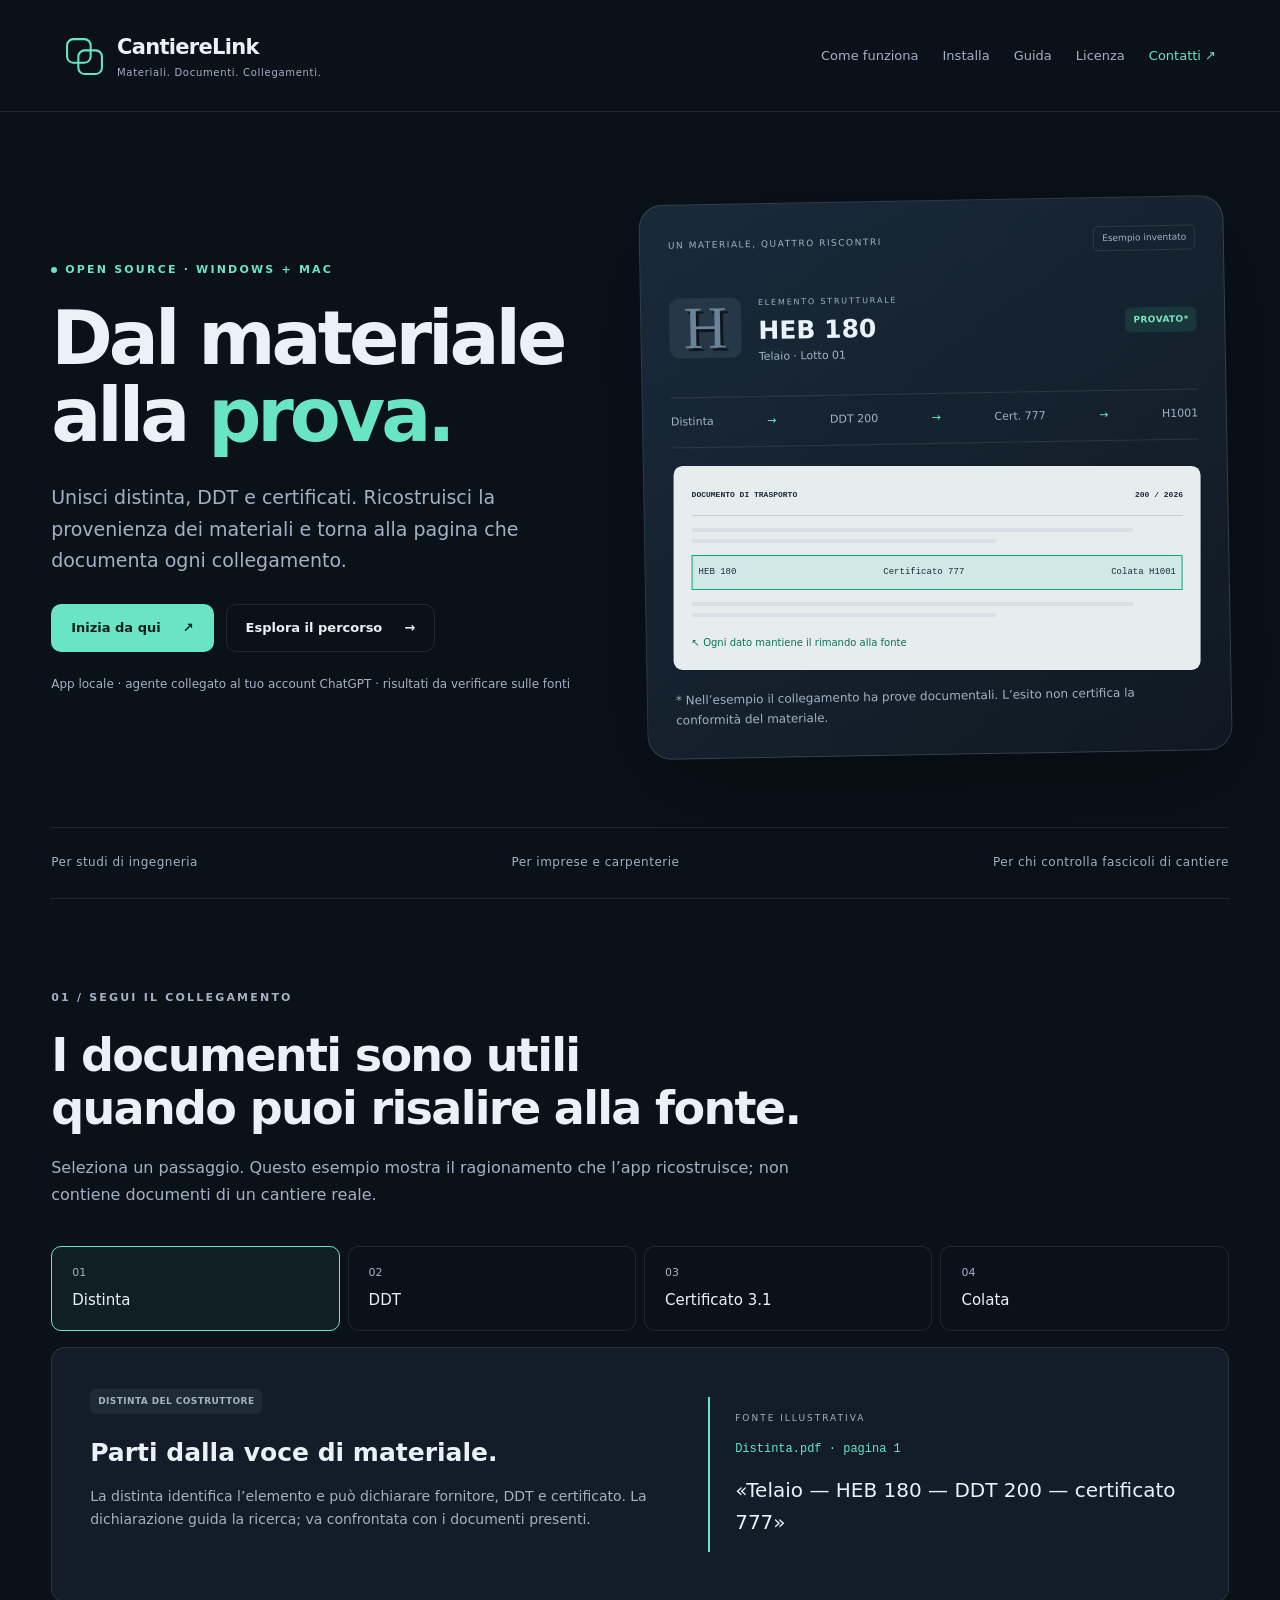
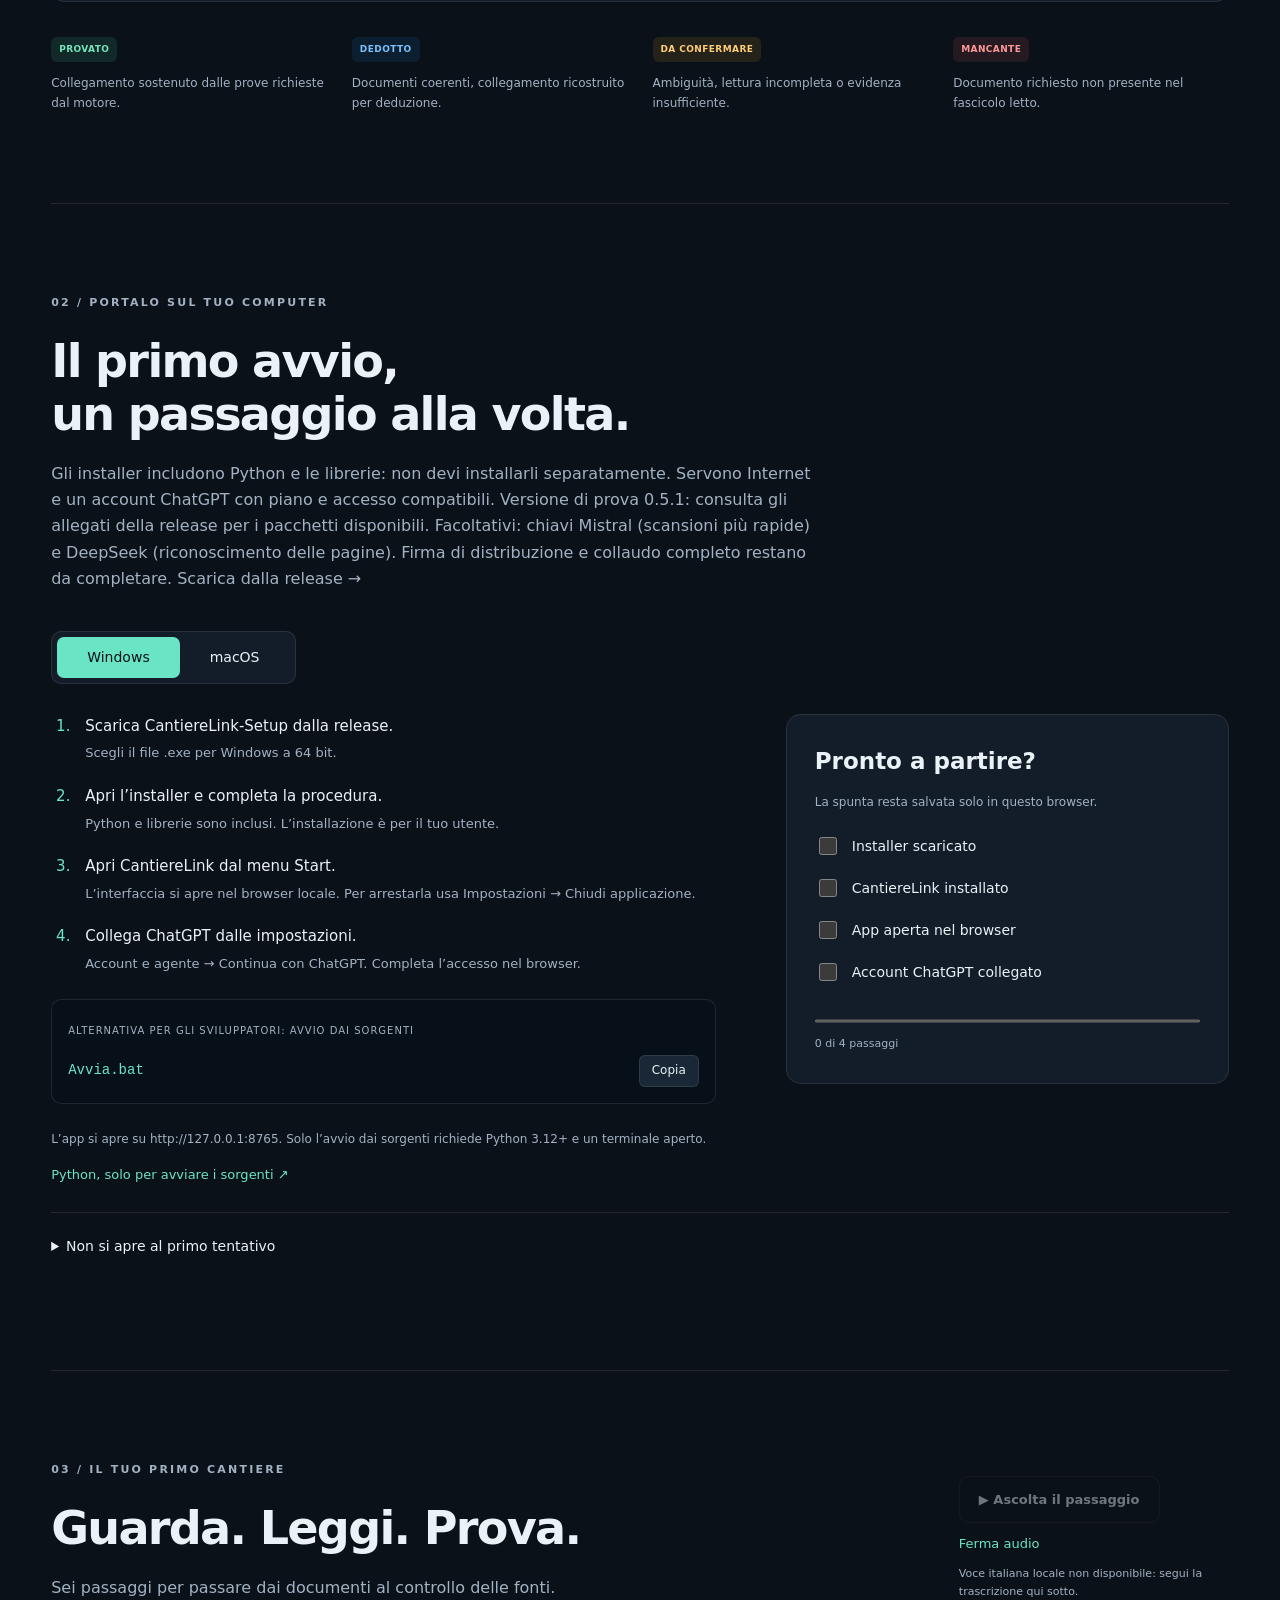
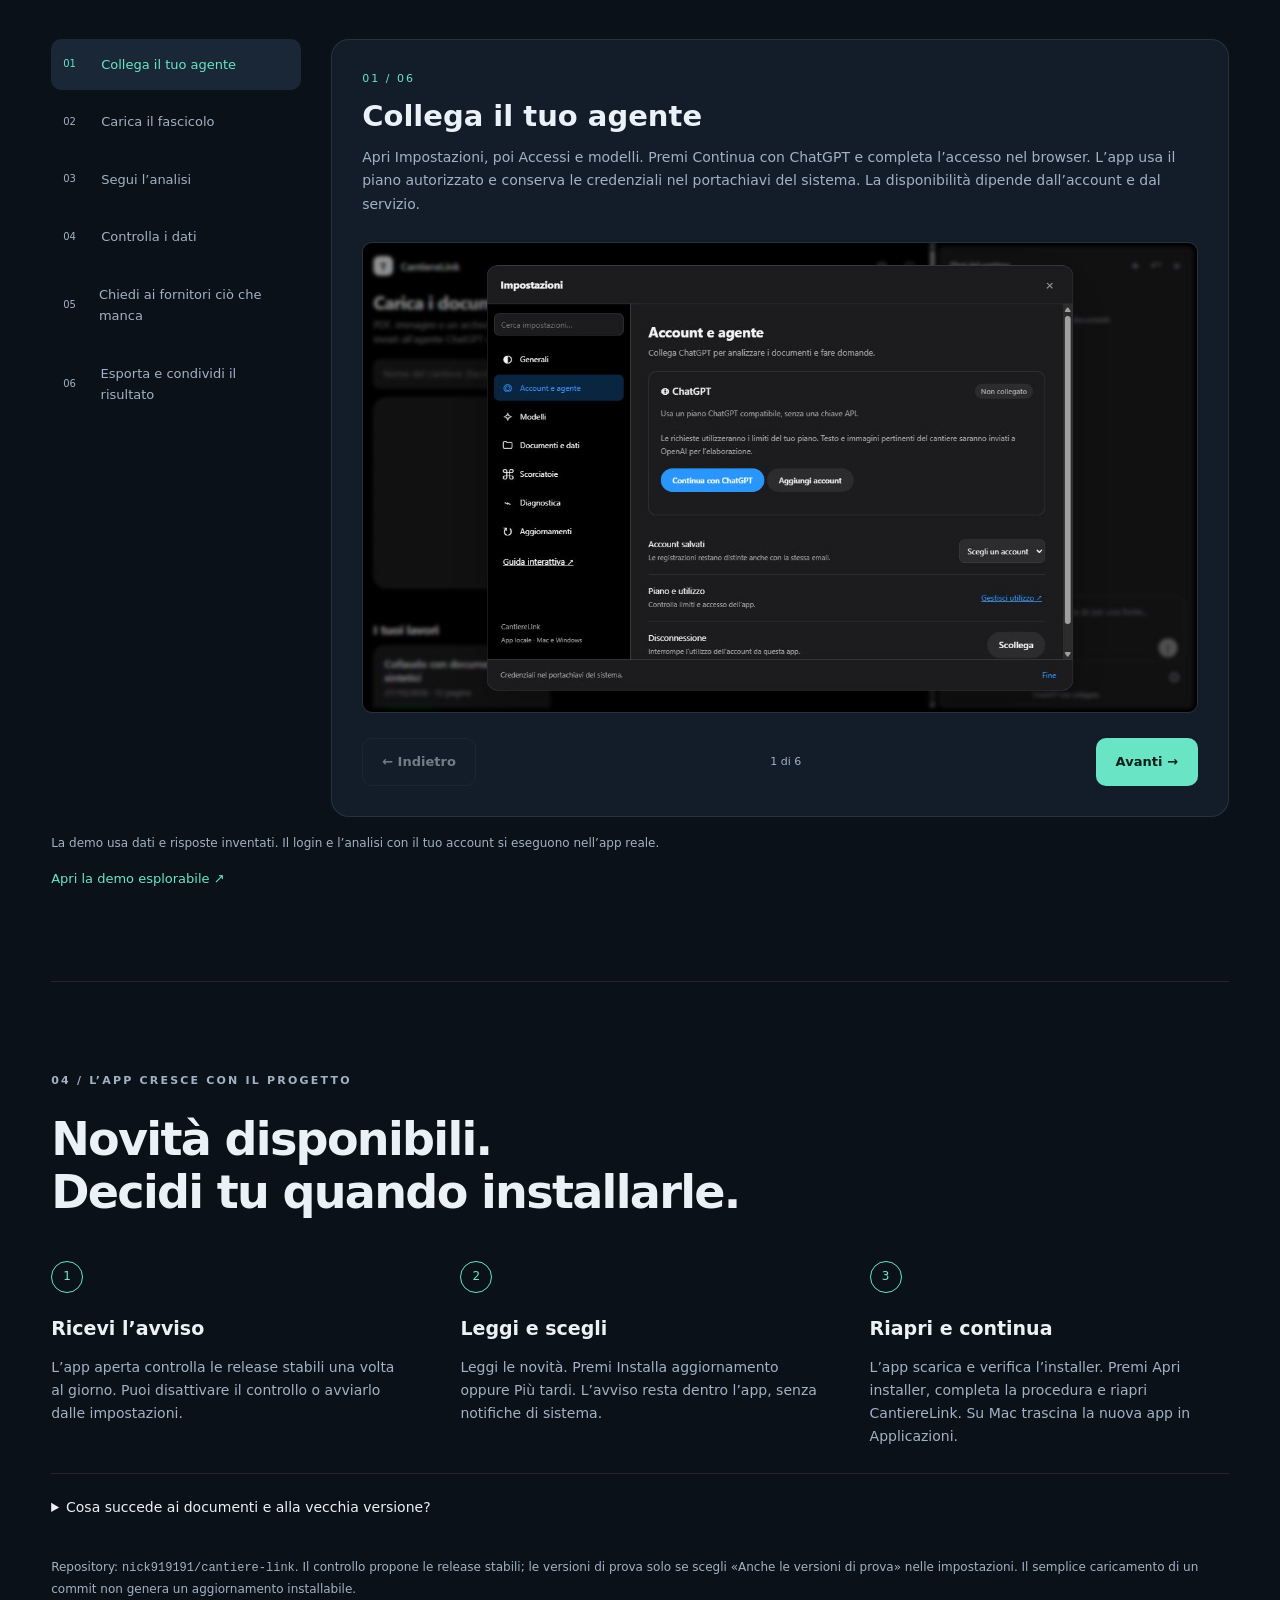
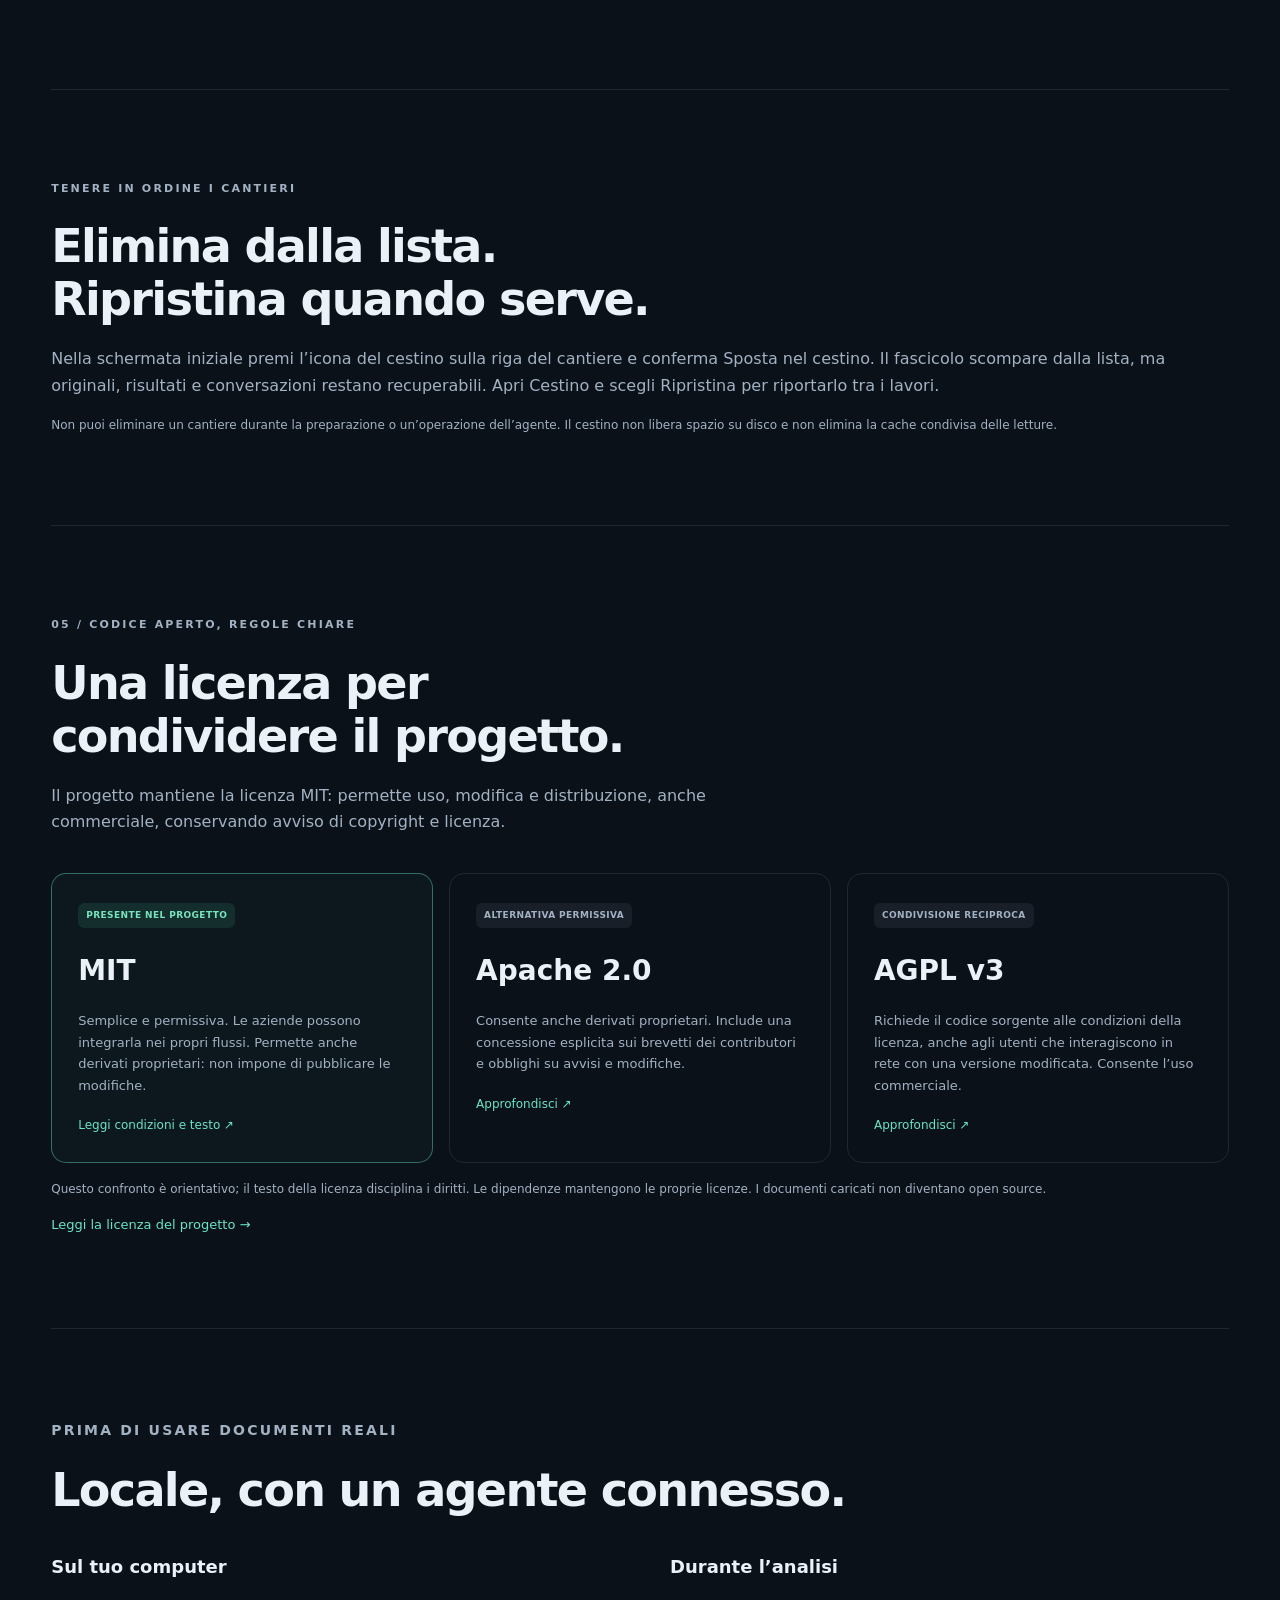
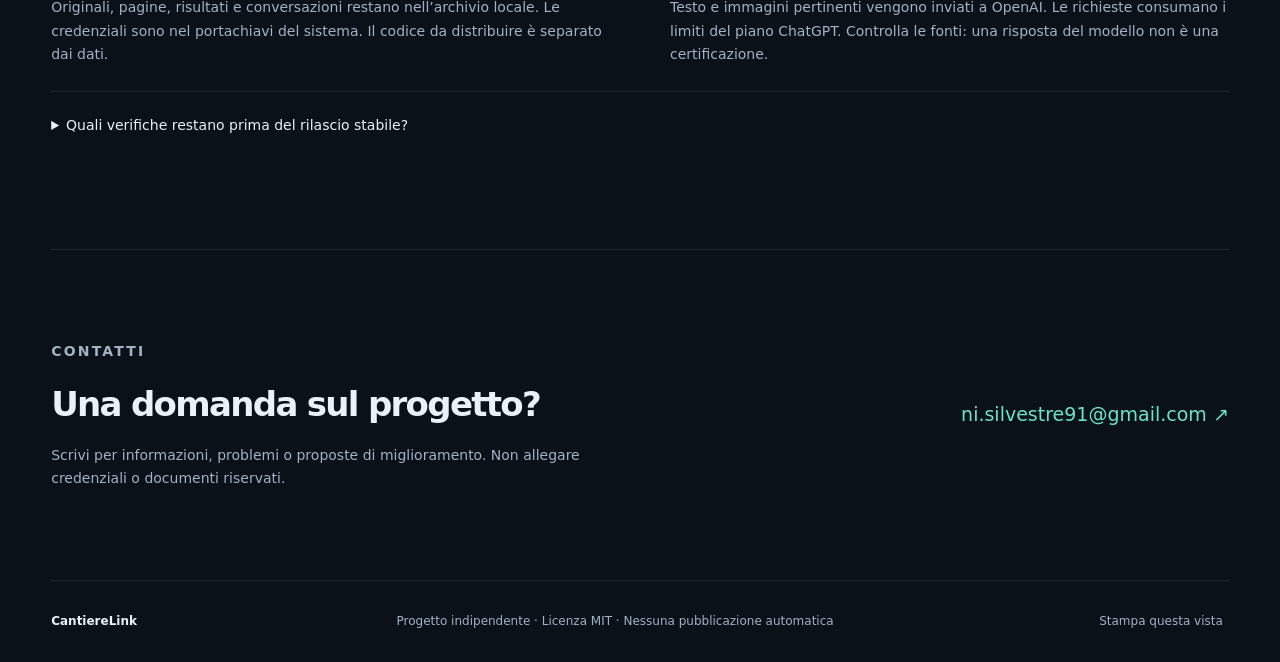
<file: docs/index.html>
<!doctype html>
<html lang="it"><head><meta charset="utf-8"><meta name="viewport" content="width=device-width,initial-scale=1"><meta name="color-scheme" content="dark"><title>CantiereLink — Guida interattiva</title><meta name="description" content="Dai documenti alla tracciabilità dei materiali: scopri CantiereLink, installalo e segui la guida al primo cantiere."><link rel="stylesheet" href="guide.css"></head>
<body>
<a class="skip" href="#contenuto">Vai al contenuto</a>
<header class="header"><a class="brand" href="#"><svg viewBox="0 0 40 40" aria-hidden="true"><rect x="3" y="4" width="23" height="23" rx="6"/><rect x="14" y="15" width="23" height="23" rx="6"/></svg><span>CantiereLink<small>Materiali. Documenti. Collegamenti.</small></span></a><nav aria-label="Navigazione"><a href="#come-funziona">Come funziona</a><a href="#installa">Installa</a><a href="#tour">Guida</a><a href="#licenza">Licenza</a><a href="mailto:ni.silvestre91@gmail.com" class="contact-link">Contatti ↗</a></nav></header>
<main id="contenuto">
<section class="hero"><div class="hero-copy"><div class="eyebrow"><span class="dot"></span> OPEN SOURCE · WINDOWS + MAC</div><h1>Dal materiale<br>alla <em>prova.</em></h1><p class="lead">Unisci distinta, DDT e certificati. Ricostruisci la provenienza dei materiali e torna alla pagina che documenta ogni collegamento.</p><div class="actions"><a class="button" href="#installa">Inizia da qui <span>↗</span></a><a class="button secondary" href="#tour">Esplora il percorso <span>→</span></a></div><p class="micro">App locale · agente collegato al tuo account ChatGPT · risultati da verificare sulle fonti</p></div><div class="hero-visual" aria-label="Esempio illustrativo della catena documentale"><div class="visual-top"><span class="live-label">UN MATERIALE, QUATTRO RISCONTRI</span><span class="demo-tag">Esempio inventato</span></div><div class="material"><span class="beam">H</span><div><small>ELEMENTO STRUTTURALE</small><h2>HEB 180</h2><p>Telaio · Lotto 01</p></div><span class="status green">PROVATO*</span></div><div class="flow-line"><span>Distinta</span><i>→</i><span>DDT 200</span><i>→</i><span>Cert. 777</span><i>→</i><span>H1001</span></div><div class="document-illustration"><div class="doc-head"><span>DOCUMENTO DI TRASPORTO</span><span>200 / 2026</span></div><div class="fake-lines"><i></i><i></i></div><div class="highlight"><span>HEB 180</span><span>Certificato 777</span><span>Colata H1001</span></div><div class="fake-lines"><i></i><i></i></div><span class="source-label">↖ Ogni dato mantiene il rimando alla fonte</span></div><p class="micro">* Nell’esempio il collegamento ha prove documentali. L’esito non certifica la conformità del materiale.</p></div></section>
<div class="intro-strip"><span>Per studi di ingegneria</span><span>Per imprese e carpenterie</span><span>Per chi controlla fascicoli di cantiere</span></div>
<section id="come-funziona" class="section"><div class="section-intro"><p class="eyebrow">01 / SEGUI IL COLLEGAMENTO</p><h2>I documenti sono utili<br>quando puoi risalire alla fonte.</h2><p>Seleziona un passaggio. Questo esempio mostra il ragionamento che l’app ricostruisce; non contiene documenti di un cantiere reale.</p></div><div class="chain-tabs" role="tablist" aria-label="Catena documentale"><button role="tab" id="chain-tab-0" aria-controls="chain-panel" aria-selected="true" data-chain="0"><small>01</small>Distinta</button><button role="tab" id="chain-tab-1" aria-controls="chain-panel" aria-selected="false" data-chain="1"><small>02</small>DDT</button><button role="tab" id="chain-tab-2" aria-controls="chain-panel" aria-selected="false" data-chain="2"><small>03</small>Certificato 3.1</button><button role="tab" id="chain-tab-3" aria-controls="chain-panel" aria-selected="false" data-chain="3"><small>04</small>Colata</button></div><div id="chain-panel" class="chain-panel" role="tabpanel" aria-labelledby="chain-tab-0" tabindex="0"><div><span id="chain-type" class="status">DISTINTA DEL COSTRUTTORE</span><h3 id="chain-title">Parti dalla voce di materiale.</h3><p id="chain-text">La distinta identifica l’elemento e può dichiarare fornitore, DDT e certificato. La dichiarazione guida la ricerca; va confrontata con i documenti presenti.</p></div><div class="source-example"><small>FONTE ILLUSTRATIVA</small><code id="chain-source">Distinta.pdf · pagina 1</code><blockquote id="chain-quote">«Telaio — HEB 180 — DDT 200 — certificato 777»</blockquote></div></div><div class="outcomes"><div><span class="status green">PROVATO</span><p>Collegamento sostenuto dalle prove richieste dal motore.</p></div><div><span class="status blue">DEDOTTO</span><p>Documenti coerenti, collegamento ricostruito per deduzione.</p></div><div><span class="status amber">DA CONFERMARE</span><p>Ambiguità, lettura incompleta o evidenza insufficiente.</p></div><div><span class="status red">MANCANTE</span><p>Documento richiesto non presente nel fascicolo letto.</p></div></div></section>
<section id="installa" class="section install"><div class="section-intro"><p class="eyebrow">02 / PORTALO SUL TUO COMPUTER</p><h2>Il primo avvio,<br>un passaggio alla volta.</h2><p>Gli installer includono Python e le librerie: non devi installarli separatamente. Servono Internet e un account ChatGPT con piano e accesso compatibili. Versione di prova 0.5.1: consulta gli allegati della release per i pacchetti disponibili. Facoltativi: chiavi Mistral (scansioni più rapide) e DeepSeek (riconoscimento delle pagine). Firma di distribuzione e collaudo completo restano da completare. <a href="https://github.com/nick919191/cantiere-link/releases">Scarica dalla release →</a></p></div><div class="os-switch" role="tablist" aria-label="Sistema operativo"><button role="tab" id="os-win" aria-controls="install-panel" aria-selected="true" data-os="windows">Windows</button><button role="tab" id="os-mac" aria-controls="install-panel" aria-selected="false" data-os="mac">macOS</button></div><div class="install-layout"><div id="install-panel" role="tabpanel" aria-labelledby="os-win"><ol id="install-steps"></ol><div class="command-block"><span id="command-label"></span><div><code id="install-command"></code><button id="copy-command" aria-label="Copia comando">Copia</button></div></div><p id="install-note" class="micro"></p><a href="https://www.python.org/downloads/" target="_blank" rel="noopener" class="text-link">Python, solo per avviare i sorgenti ↗</a></div><aside class="checklist"><h3>Pronto a partire?</h3><p>La spunta resta salvata solo in questo browser.</p><label><input type="checkbox" data-check="python"> Installer scaricato</label><label><input type="checkbox" data-check="folder"> CantiereLink installato</label><label><input type="checkbox" data-check="open"> App aperta nel browser</label><label><input type="checkbox" data-check="account"> Account ChatGPT collegato</label><progress max="4" value="0" id="check-progress" aria-label="Preparazione completata"></progress><span id="check-label">0 di 4 passaggi</span></aside></div><details><summary>Non si apre al primo tentativo</summary><p>Se usi i sorgenti anziché l’installer, su Windows controlla che Python sia nel PATH. Su Mac puoi eseguire <code>bash avvia.sh</code> dal Terminale nella cartella estratta. Mantieni aperto il terminale dell’app. Se la porta 8765 è già occupata, chiudi l’altra istanza o configura <code>TRACCIA_PORTA</code>. Leggi il messaggio di errore prima di riprovare.</p></details></section>
<section id="tour" class="section"><div class="section-intro tour-heading"><div><p class="eyebrow">03 / IL TUO PRIMO CANTIERE</p><h2>Guarda. Leggi. Prova.</h2><p>Sei passaggi per passare dai documenti al controllo delle fonti.</p></div><div class="audio-controls"><button id="speak" class="button secondary">▶ Ascolta il passaggio</button><button id="stop-speech" class="text-link">Ferma audio</button><small id="voice-info">La lettura usa una voce locale disponibile nel browser.</small></div></div><div class="tour-layout"><nav id="tour-nav" aria-label="Passaggi della guida"></nav><article class="tour-card"><div class="tour-number" id="tour-number">01 / 06</div><h3 id="tour-title"></h3><p id="tour-text" class="transcript"></p><div id="tour-media"></div><div class="tour-controls"><button class="button secondary" id="tour-prev">← Indietro</button><span id="tour-count"></span><button class="button" id="tour-next">Avanti →</button></div></article></div><p class="micro">La demo usa dati e risposte inventati. Il login e l’analisi con il tuo account si eseguono nell’app reale.</p><a class="text-link" href="../demo/tracciabilita-demo.html" target="_blank" rel="noopener">Apri la demo esplorabile ↗</a></section>
<section id="aggiornamenti" class="section updates"><p class="eyebrow">04 / L’APP CRESCE CON IL PROGETTO</p><h2>Novità disponibili.<br>Decidi tu quando installarle.</h2><div class="update-flow"><div><span>1</span><h3>Ricevi l’avviso</h3><p>L’app aperta controlla le release stabili una volta al giorno. Puoi disattivare il controllo o avviarlo dalle impostazioni.</p></div><div><span>2</span><h3>Leggi e scegli</h3><p>Leggi le novità. Premi Installa aggiornamento oppure Più tardi. L’avviso resta dentro l’app, senza notifiche di sistema.</p></div><div><span>3</span><h3>Riapri e continua</h3><p>L’app scarica e verifica l’installer. Premi Apri installer, completa la procedura e riapri CantiereLink. Su Mac trascina la nuova app in Applicazioni.</p></div></div><details><summary>Cosa succede ai documenti e alla vecchia versione?</summary><p>L’aggiornamento non sposta né elimina i cantieri, conservati nella cartella dati. Per tornare indietro con la versione installata, conserva e usa l’installer della release precedente. Nell’avvio da sorgenti la versione precedente è selezionabile in Impostazioni → Aggiornamenti. Il ritorno alla versione precedente riguarda il programma, non annulla modifiche ai dati. Per future versioni con cambiamenti al formato dei dati serviranno indicazioni specifiche di migrazione.</p><p>Solo per l’avvio da sorgenti: se la nuova versione non si avvia, dalla cartella originale esegui <code>python avvia.py --versione-originale</code> su Windows oppure <code>python3 avvia.py --versione-originale</code> su Mac. Puoi quindi scegliere la versione precedente nelle impostazioni.</p></details><p class="micro">Repository: <code>nick919191/cantiere-link</code>. Il controllo propone le release stabili; le versioni di prova solo se scegli «Anche le versioni di prova» nelle impostazioni. Il semplice caricamento di un commit non genera un aggiornamento installabile.</p></section>
<section id="cestino" class="section"><p class="eyebrow">TENERE IN ORDINE I CANTIERI</p><h2>Elimina dalla lista.<br>Ripristina quando serve.</h2><p>Nella schermata iniziale premi l’icona del cestino sulla riga del cantiere e conferma Sposta nel cestino. Il fascicolo scompare dalla lista, ma originali, risultati e conversazioni restano recuperabili. Apri Cestino e scegli Ripristina per riportarlo tra i lavori.</p><p class="micro">Non puoi eliminare un cantiere durante la preparazione o un’operazione dell’agente. Il cestino non libera spazio su disco e non elimina la cache condivisa delle letture.</p></section><section id="licenza" class="section"><div class="section-intro"><p class="eyebrow">05 / CODICE APERTO, REGOLE CHIARE</p><h2>Una licenza per<br>condividere il progetto.</h2><p>Il progetto mantiene la licenza MIT: permette uso, modifica e distribuzione, anche commerciale, conservando avviso di copyright e licenza.</p></div><div class="license-grid"><article class="chosen"><span class="status green">PRESENTE NEL PROGETTO</span><h3>MIT</h3><p>Semplice e permissiva. Le aziende possono integrarla nei propri flussi. Permette anche derivati proprietari: non impone di pubblicare le modifiche.</p><a href="https://choosealicense.com/licenses/mit/" target="_blank" rel="noopener">Leggi condizioni e testo ↗</a></article><article><span class="status">ALTERNATIVA PERMISSIVA</span><h3>Apache 2.0</h3><p>Consente anche derivati proprietari. Include una concessione esplicita sui brevetti dei contributori e obblighi su avvisi e modifiche.</p><a href="https://choosealicense.com/licenses/apache-2.0/" target="_blank" rel="noopener">Approfondisci ↗</a></article><article><span class="status">CONDIVISIONE RECIPROCA</span><h3>AGPL v3</h3><p>Richiede il codice sorgente alle condizioni della licenza, anche agli utenti che interagiscono in rete con una versione modificata. Consente l’uso commerciale.</p><a href="https://choosealicense.com/licenses/agpl-3.0/" target="_blank" rel="noopener">Approfondisci ↗</a></article></div><p class="micro">Questo confronto è orientativo; il testo della licenza disciplina i diritti. Le dipendenze mantengono le proprie licenze. I documenti caricati non diventano open source.</p><a href="../LICENSE" class="text-link">Leggi la licenza del progetto →</a></section>
<section class="section privacy"><p class="eyebrow">PRIMA DI USARE DOCUMENTI REALI</p><h2>Locale, con un agente connesso.</h2><div class="privacy-grid"><div><h3>Sul tuo computer</h3><p>Originali, pagine, risultati e conversazioni restano nell’archivio locale. Le credenziali sono nel portachiavi del sistema. Il codice da distribuire è separato dai dati.</p></div><div><h3>Durante l’analisi</h3><p>Testo e immagini pertinenti vengono inviati a OpenAI. Le richieste consumano i limiti del piano ChatGPT. Controlla le fonti: una risposta del modello non è una certificazione.</p></div></div><details><summary>Quali verifiche restano prima del rilascio stabile?</summary><p>I test usano risposte simulate. L’accesso con un account reale, il flusso completo con una release GitHub pubblicata e il collaudo nativo su macOS restano da verificare. Le funzionalità non disponibili non vengono simulate nell’app reale.</p></details></section>
<section class="contact section"><div><p class="eyebrow">CONTATTI</p><h2>Una domanda sul progetto?</h2><p>Scrivi per informazioni, problemi o proposte di miglioramento. Non allegare credenziali o documenti riservati.</p></div><a href="mailto:ni.silvestre91@gmail.com">ni.silvestre91@gmail.com ↗</a></section>
</main><footer><a href="#">CantiereLink</a><p>Progetto indipendente · Licenza MIT · Nessuna pubblicazione automatica</p><button id="print-guide">Stampa questa vista</button></footer><div id="toast" role="status" aria-live="polite"></div><script src="guide.js"></script></body></html>
</file>
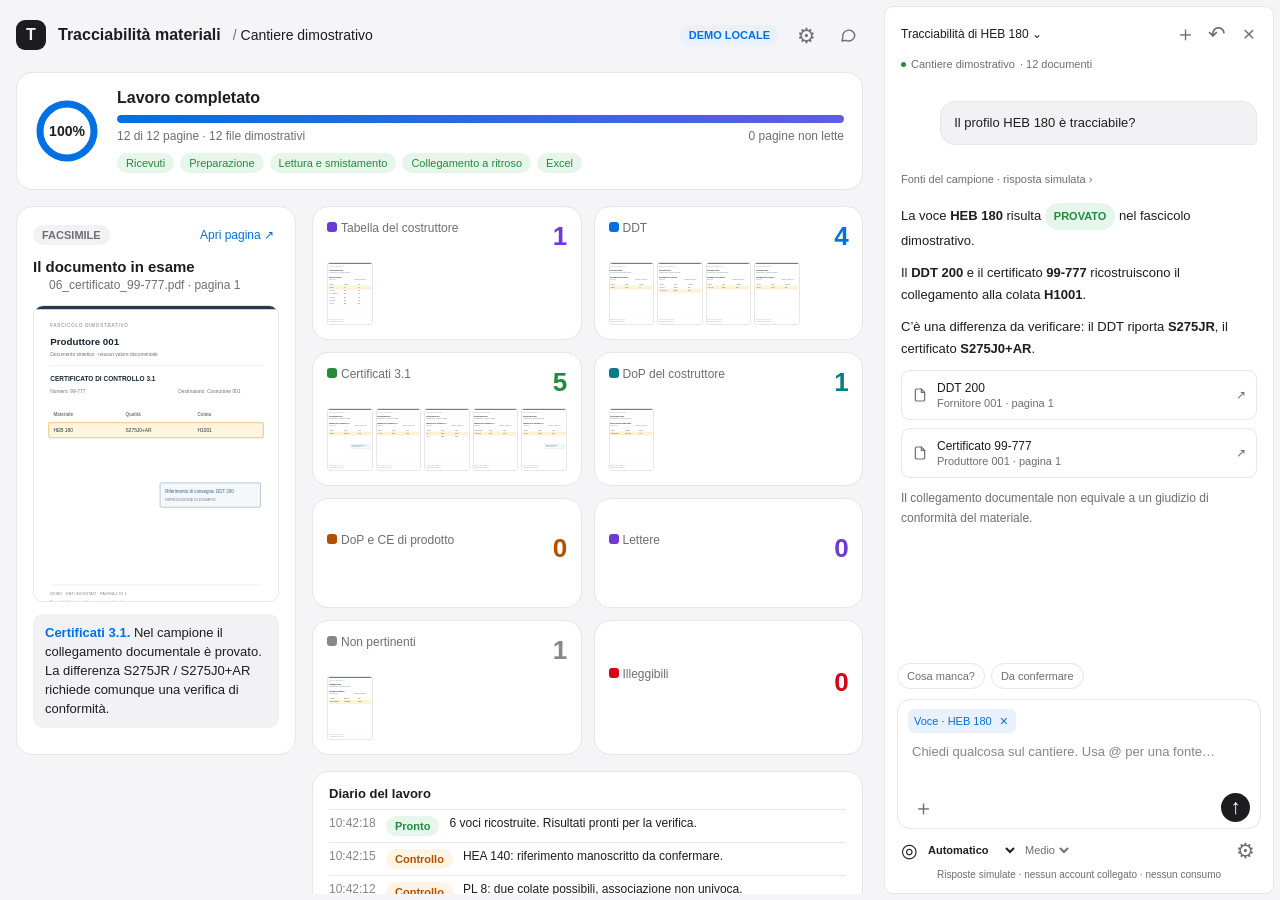
<file: demo/tracciabilita-demo.html>
<!doctype html>
<html lang="it"><head><meta charset="utf-8"><meta name="viewport" content="width=device-width,initial-scale=1"><meta name="color-scheme" content="light dark"><meta http-equiv="Content-Security-Policy" content="default-src 'none'; script-src 'unsafe-inline'; style-src 'unsafe-inline'; img-src data: blob:; connect-src 'none'; font-src 'none'; object-src 'none'; base-uri 'none'; form-action 'none'"><title>Tracciabilità materiali — Demo</title><style>
:root{
  --bg:#f5f5f7;--card:#fff;--ink:#1d1d1f;--muted:#6e6e73;--soft:#86868b;--line:#e5e5ea;--fill:#f2f2f4;
  --accent:#0071e3;--accent-bg:#e8f1fc;--green:#248a3d;--green-bg:#e7f6ea;--orange:#b25000;--orange-bg:#fff4e5;
  --red:#d70015;--red-bg:#fdecee;--violet:#6e3ad6;--violet-bg:#f1ebfd;--teal:#0a7c86;--teal-bg:#e3f5f6;--hl:#ff9f0a;
}
@media (prefers-color-scheme:dark){:root:not([data-theme="light"]){
  --bg:#000;--card:#1c1c1e;--ink:#f5f5f7;--muted:#a1a1a6;--soft:#8e8e93;--line:#38383a;--fill:#2c2c2e;
  --accent:#2997ff;--accent-bg:#0a2540;--green:#30d158;--green-bg:#0f2e17;--orange:#ff9f0a;--orange-bg:#33240a;
  --red:#ff453a;--red-bg:#3a1210;--violet:#bf9cff;--violet-bg:#261a3d;--teal:#5ad8e6;--teal-bg:#0c2a2e}}
*{box-sizing:border-box}
html,body{margin:0;background:var(--bg);color:var(--ink);font-family:Inter,-apple-system,"Segoe UI",sans-serif}
.app{max-width:1280px;margin:0 auto;padding:20px 16px 48px}
.top{display:flex;align-items:center;gap:12px;margin-bottom:22px}
.logo{width:30px;height:30px;border-radius:9px;background:var(--ink);color:var(--bg);display:grid;place-items:center;font-weight:700;cursor:pointer}
.brand{font-weight:600;cursor:pointer}.crumb{color:var(--muted);font-size:14px}.crumb b{color:var(--ink);font-weight:500}.sp{flex:1}
.card{background:var(--card);border:1px solid var(--line);border-radius:16px}
h1{font-size:28px;letter-spacing:-.02em;margin:0 0 6px}h2{font-size:19px;margin:0 0 12px;letter-spacing:-.01em}
.sub{color:var(--muted);margin:0 0 20px;font-size:15px;line-height:1.45}
.btn{display:inline-flex;align-items:center;gap:8px;height:40px;padding:0 18px;border-radius:999px;background:var(--accent);color:#fff;border:0;font:500 14px Inter,sans-serif;cursor:pointer;text-decoration:none}
.btn.s{background:var(--fill);color:var(--ink)}.btn:disabled{opacity:.45;cursor:default}
.ic{width:18px;height:18px;stroke:currentColor;fill:none;stroke-width:1.8;stroke-linecap:round;stroke-linejoin:round;flex:none}
.pill{font-size:11px;font-weight:600;padding:4px 9px;border-radius:999px;white-space:nowrap;display:inline-block}
.g{background:var(--green-bg);color:var(--green)}.b{background:var(--accent-bg);color:var(--accent)}
.o{background:var(--orange-bg);color:var(--orange)}.r{background:var(--red-bg);color:var(--red)}.n{background:var(--fill);color:var(--muted)}
.hidden{display:none!important}
input.nome{height:44px;border-radius:10px;border:1px solid var(--line);background:var(--card);color:var(--ink);padding:0 14px;font:15px Inter,sans-serif;width:min(420px,100%);margin-bottom:14px}
input.nome:focus{outline:none;border-color:var(--accent);box-shadow:0 0 0 4px var(--accent-bg)}
.drop{padding:52px 24px;text-align:center;border:2px dashed var(--line);border-radius:20px;background:var(--card);transition:.25s;cursor:pointer}
.drop.on{border-color:var(--accent);background:var(--accent-bg)}
.drop .big{width:64px;height:64px;border-radius:18px;background:var(--accent-bg);color:var(--accent);display:grid;place-items:center;margin:0 auto 18px}
.files{display:grid;grid-template-columns:repeat(auto-fill,minmax(240px,1fr));gap:10px;margin:16px 0}
.file{display:flex;align-items:center;gap:10px;padding:12px 14px;animation:in .35s}.file small{color:var(--muted);display:block;font-size:12px}
.send{display:flex;align-items:center;gap:14px;flex-wrap:wrap}
.upbar{flex:1;min-width:200px;height:8px;border-radius:4px;background:var(--fill);overflow:hidden}.upbar i{display:block;height:100%;width:0;background:var(--accent);transition:width .2s}
.lavori{display:grid;grid-template-columns:repeat(auto-fill,minmax(260px,1fr));gap:12px;margin-top:10px}
.lav{padding:16px;cursor:pointer;transition:.2s}.lav:hover{border-color:var(--accent)}
.lav .t{font-weight:600;margin-bottom:4px}.lav .m{color:var(--muted);font-size:13px}
@keyframes in{from{opacity:0;transform:translateY(6px)}to{opacity:1;transform:none}}

.prog{padding:16px 18px;margin-bottom:16px;display:flex;align-items:center;gap:18px}
.ring{width:64px;height:64px;flex:none}.bar{flex:1}
.bar .t{height:8px;border-radius:4px;background:var(--fill);overflow:hidden;margin:8px 0 6px}
.bar .t i{display:block;height:100%;width:0;background:linear-gradient(90deg,var(--accent),#5e5ce6);border-radius:4px;transition:width .6s}
.bar .meta{display:flex;justify-content:space-between;color:var(--muted);font-size:12px;gap:10px}
.phase{display:flex;gap:6px;margin-top:10px;flex-wrap:wrap}.phase span{font-size:11px;padding:4px 9px;border-radius:999px;background:var(--fill);color:var(--soft)}
.phase span.on{background:var(--accent-bg);color:var(--accent);font-weight:600}.phase span.ok{background:var(--green-bg);color:var(--green)}
.idle{margin-top:10px;font-size:12px;color:var(--orange)}
.flow{display:grid;grid-template-columns:360px 1fr;gap:16px}
.look{padding:16px;align-self:start;position:sticky;top:12px}.look h3{margin:0 0 2px;font-size:15px}
.who{display:flex;align-items:center;gap:8px;color:var(--muted);font-size:12px;margin-bottom:12px;min-height:16px}
.dot{width:8px;height:8px;border-radius:50%;background:var(--accent);animation:pulse 1.2s infinite;flex:none}@keyframes pulse{50%{opacity:.25}}
.page{position:relative;border-radius:10px;overflow:hidden;border:1px solid var(--line);background:#fff;min-height:120px}
.page img{display:block;width:100%}
.page .scan{position:absolute;left:0;right:0;height:16%;background:linear-gradient(transparent,rgba(0,113,227,.14),transparent);animation:scan 2.4s linear infinite;pointer-events:none}
@keyframes scan{from{top:-16%}to{top:100%}}
.box{position:absolute;border:2px solid var(--hl);background:rgba(255,159,10,.14);border-radius:4px;box-shadow:0 0 0 3px rgba(255,159,10,.18);animation:in .4s}
.thought{margin-top:12px;font-size:13px;line-height:1.45;padding:10px 12px;border-radius:10px;background:var(--fill);min-height:42px}
.thought b{color:var(--accent);font-weight:600}
.crops{display:flex;gap:8px;margin-top:10px;flex-wrap:wrap}.crops img{height:64px;border-radius:8px;border:1px solid var(--line);background:#fff;cursor:pointer;animation:in .4s}
.bins{display:grid;grid-template-columns:repeat(4,1fr);gap:12px}
.bin{padding:14px;cursor:pointer;transition:.2s;min-height:140px}.bin:hover{border-color:var(--accent)}
.bin .h{display:flex;align-items:flex-start;justify-content:space-between;margin-bottom:10px;gap:8px}
.bin .n{font-size:26px;font-weight:700;letter-spacing:-.03em}.bin .lab{font-size:12px;color:var(--muted);line-height:1.3}
.stack{display:grid;grid-template-columns:repeat(6,1fr);gap:4px}.stack img{width:100%;aspect-ratio:.72;object-fit:cover;object-position:top;border-radius:3px;border:1px solid var(--line);background:#fff;animation:pop .4s}
@keyframes pop{from{transform:scale(.6);opacity:0}to{transform:none;opacity:1}}
.bin.flash{animation:flash .7s}@keyframes flash{30%{box-shadow:0 0 0 4px var(--accent-bg)}}
.sw{width:10px;height:10px;border-radius:3px;display:inline-block;margin-right:4px}
.feed{padding:14px 16px;margin-top:16px}.feed h4{margin:0 0 8px;font-size:13px}
.ev{display:flex;gap:10px;font-size:13px;padding:6px 0;border-top:1px solid var(--line);animation:in .35s;align-items:flex-start}
.ev time{color:var(--soft);font-size:12px;width:58px;flex:none}
.flyer{position:fixed;z-index:9;width:28px;pointer-events:none;border-radius:3px;box-shadow:0 4px 14px rgba(0,0,0,.18)}

.res{margin-top:22px}
.ready{display:grid;grid-template-columns:1.3fr 1fr;gap:16px;margin-bottom:16px}
.hero{padding:24px}.acts{display:flex;gap:10px;margin-top:18px;flex-wrap:wrap}
.stati{padding:20px;display:grid;grid-template-columns:repeat(2,1fr);gap:10px}
.stato{border-radius:12px;padding:14px}.stato .v{font-size:28px;font-weight:700}.stato .l{font-size:12px}
.note{font-size:12px;color:var(--muted);display:flex;gap:8px;align-items:flex-start;margin-top:14px;line-height:1.45}
.chain{padding:18px;overflow-x:auto;margin-bottom:16px}
.cols,.vrow{display:grid;grid-template-columns:1.3fr 1.1fr 1.2fr .8fr 1.1fr;gap:10px;min-width:900px}
.cols{font-size:12px;color:var(--muted);font-weight:600;margin-bottom:8px}
.vrow{align-items:center;margin-bottom:10px;animation:in .45s both}
.node{border:1px solid var(--line);border-radius:10px;padding:9px 11px;font-size:12.5px;background:var(--card);position:relative;transition:.2s}
.node.click{cursor:pointer}.node.click:hover{border-color:var(--accent);box-shadow:0 0 0 3px var(--accent-bg)}
.node small{display:block;color:var(--muted);font-size:11px;margin-top:2px}
.node.miss{border-style:dashed;border-color:var(--red);color:var(--red);background:var(--red-bg)}.node.warn{border-color:var(--orange)}
.why{font-size:12px;color:var(--muted);margin-top:4px;line-height:1.35}
.tabwrap{overflow-x:auto}
table{width:100%;border-collapse:collapse;font-size:12.5px;min-width:1900px}
td{min-width:120px}td:first-child{min-width:40px}td.nota{min-width:380px}
.why{display:-webkit-box;-webkit-line-clamp:3;-webkit-box-orient:vertical;overflow:hidden}
.fermo .scan{display:none}
th{text-align:left;font-weight:600;color:var(--muted);font-size:11px;padding:10px;border-bottom:1px solid var(--line);white-space:nowrap}
td{padding:10px;border-bottom:1px solid var(--line);vertical-align:top}
td.src{color:var(--accent);cursor:pointer;text-decoration:underline;text-decoration-color:rgba(0,113,227,.3);text-underline-offset:3px}
td.src:hover{background:var(--accent-bg)}
.modal{position:fixed;inset:0;background:rgba(0,0,0,.4);display:none;align-items:center;justify-content:center;padding:16px;z-index:20}
.modal.on{display:flex}.sheet{width:min(1000px,100%);height:min(88vh,900px);display:flex;flex-direction:column;overflow:hidden}
.sheet .bar2{display:flex;align-items:center;gap:10px;padding:12px 16px;border-bottom:1px solid var(--line)}
.sheet iframe{flex:1;border:0;width:100%;background:var(--bg)}.sheet .body{flex:1;overflow:auto;padding:16px}
.grid-pg{display:grid;grid-template-columns:repeat(auto-fill,minmax(120px,1fr));gap:12px}
.pg{cursor:pointer}.pg img{width:100%;border-radius:6px;border:1px solid var(--line);background:#fff}.pg div{font-size:11px;color:var(--muted);margin-top:4px;word-break:break-all}
.err{color:var(--red);font-size:14px;margin-top:10px}
.fab{position:fixed;right:20px;bottom:20px;z-index:15;box-shadow:0 8px 24px rgba(0,0,0,.18);height:48px;padding:0 20px}
.chat{position:fixed;right:20px;bottom:80px;z-index:16;width:min(420px,calc(100vw - 32px));height:min(620px,calc(100vh - 120px));display:flex;flex-direction:column;box-shadow:0 18px 50px rgba(0,0,0,.2);overflow:hidden}
.chat .hd{padding:14px 16px;border-bottom:1px solid var(--line);display:flex;align-items:center;gap:10px}
.chat .hd small{display:block;color:var(--muted);font-size:12px;font-weight:400}
.chat .msgs{flex:1;overflow:auto;padding:14px;display:flex;flex-direction:column;gap:10px}
.msg{max-width:88%;padding:10px 12px;border-radius:14px;font-size:14px;line-height:1.45;white-space:pre-wrap;animation:in .3s}
.msg.u{align-self:flex-end;background:var(--accent);color:#fff;border-bottom-right-radius:4px}
.msg.c{align-self:flex-start;background:var(--fill);border-bottom-left-radius:4px}
.msg .fonti{display:flex;flex-wrap:wrap;gap:6px;margin-top:8px}
.msg .fonte{font-size:11px;background:var(--card);border:1px solid var(--line);border-radius:999px;padding:3px 8px;cursor:pointer;color:var(--accent)}
.msg.attesa{color:var(--muted);font-style:italic}
.chat form{display:flex;gap:8px;padding:12px;border-top:1px solid var(--line)}
.chat textarea{flex:1;resize:none;height:44px;border-radius:12px;border:1px solid var(--line);background:var(--card);color:var(--ink);padding:11px 12px;font:14px Inter,sans-serif}
.chat textarea:focus{outline:none;border-color:var(--accent)}
@media (max-width:960px){.flow,.ready{grid-template-columns:1fr}.bins{grid-template-columns:repeat(2,1fr)}.look{position:static}}

:root{--sidebar-width:390px;color-scheme:light}
:root[data-theme=dark]{color-scheme:dark;--bg:#000;--card:#1c1c1e;--ink:#f5f5f7;--muted:#a1a1a6;--soft:#8e8e93;--line:#38383a;--fill:#2c2c2e;--accent:#2997ff;--accent-bg:#0a2540;--green:#30d158;--green-bg:#0f2e17;--orange:#ff9f0a;--orange-bg:#33240a;--red:#ff453a;--red-bg:#3a1210;--violet:#bf9cff;--violet-bg:#261a3d;--teal:#5ad8e6;--teal-bg:#0c2a2e}
body{height:100dvh;overflow:hidden;font-family:Inter,-apple-system,BlinkMacSystemFont,"Segoe UI",sans-serif}
button,select,textarea,input{font-family:inherit}button{cursor:pointer}button:focus-visible,a:focus-visible,select:focus-visible,input:focus-visible,textarea:focus-visible,[tabindex]:focus-visible{outline:2px solid var(--accent);outline-offset:3px}button:disabled{cursor:default;opacity:.5}[hidden]{display:none!important}
.desktop{display:grid;grid-template-columns:minmax(0,1fr) 5px var(--sidebar-width);height:100dvh;max-width:100%;padding:0 6px 6px 0;gap:0}.desktop.closed{grid-template-columns:minmax(0,1fr)}.desktop.closed .sidechat,.desktop.closed .splitter{display:none}.workspace{overflow:auto;min-width:0;scrollbar-width:thin}.app{max-width:1280px;padding:20px 22px 48px}.top{min-height:30px}.brand{white-space:nowrap}.crumb{white-space:nowrap;overflow:hidden;text-overflow:ellipsis;max-width:250px}.splitter{cursor:col-resize;position:relative;touch-action:none}.splitter:hover,.splitter:focus-visible{background:var(--accent);border-radius:8px}.splitter::after{content:"";position:absolute;inset:0 -4px;z-index:3}.sidechat{background:var(--card);border:1px solid var(--line);border-radius:9px;display:flex;flex-direction:column;min-width:0;min-height:0;margin-top:6px;position:relative;overflow:hidden}
.icon-button{width:30px;height:30px;border:0;border-radius:7px;background:transparent;color:var(--muted);display:inline-flex;align-items:center;justify-content:center;font-size:21px;flex:none;line-height:1}.icon-button:hover{background:var(--fill);color:var(--ink)}.text-button{border:0;background:none;color:var(--accent);font-size:12px;padding:5px;cursor:pointer}.chat-toolbar{display:flex;gap:2px;align-items:center;padding:11px 9px 6px;min-height:48px}.conversation-title{flex:1;min-width:0;border:0;background:none;text-align:left;color:var(--ink);font-size:12px;font-weight:500;white-space:nowrap;overflow:hidden;text-overflow:ellipsis;padding:7px}.conversation-title span{color:var(--soft);margin-left:8px}.chat-scope{font-size:11px;color:var(--muted);padding:3px 16px 12px;display:flex;gap:5px;align-items:center}.chat-scope>span:first-child{width:5px;height:5px;background:var(--green);border-radius:50%;flex:none}.conversation{flex:1;overflow:auto;padding:7px 16px 16px;scrollbar-width:thin;min-height:150px}.user-message{margin:12px 0 25px auto;max-width:89%;padding:11px 13px;border-radius:15px 15px 4px 15px;background:var(--fill);border:1px solid var(--line);font-size:13px;line-height:1.55;white-space:pre-wrap;overflow-wrap:anywhere}.assistant-message{font-size:13px;line-height:1.7;margin:0 0 26px;overflow-wrap:anywhere}.assistant-message p{margin:10px 0}.assistant-message b{font-weight:600}.activity-details{color:var(--muted);font-size:11px;margin:0 0 14px}.activity-details summary{cursor:pointer;list-style:none}.activity-details summary::after{content:" ›"}.activity-details[open] summary::after{content:" ⌄"}.activity-details div{padding:8px 0 0 11px;border-left:1px solid var(--line);margin:5px 0}.source-card{width:100%;padding:10px;margin:8px 0 0;display:flex;gap:9px;align-items:center;text-align:left;border:1px solid var(--line);border-radius:9px;background:transparent;color:var(--ink);font-size:12px}.source-card:hover{background:var(--fill)}.source-card small{display:block;font-size:11px;color:var(--muted);margin-top:2px}.source-card .source-arrow{margin-left:auto;color:var(--muted)}.source-card .ic{color:var(--muted);width:16px}.composer-area{padding:0 12px 10px}.suggestions{display:flex;gap:6px;flex-wrap:wrap;margin-bottom:10px}.suggestions button{border:1px solid var(--line);background:transparent;color:var(--muted);font-size:11px;padding:6px 9px;border-radius:999px}.suggestions button:hover{background:var(--fill);color:var(--ink)}.composer-card{background:var(--card);border:1px solid var(--line);border-radius:13px;padding:9px 10px 6px}.composer-card:focus-within{border-color:var(--soft)}#question{display:block;resize:none;width:100%;min-height:54px;max-height:160px;border:0;background:none;color:var(--ink);font:13px/1.6 inherit;padding:4px;outline:none}#question::placeholder{color:var(--soft)}.composer-footer{display:flex;align-items:center}.send-button{border:0;background:var(--ink);color:var(--card);width:29px;height:29px;border-radius:50%;font-size:21px;font-weight:500}.send-button:hover{opacity:.8}.agent-toolbar{display:flex;align-items:center;gap:3px;padding:6px 1px 1px;min-width:0}.agent-toolbar select{font-size:11px;background:transparent;border:0;color:var(--muted);max-width:135px;min-width:0;padding:4px 0}.agent-toolbar select:first-of-type{color:var(--ink);font-weight:600}.agent-icon{background:none;border:0;color:var(--ink);font-size:19px;padding:3px}.demo-caption{font-size:10px;text-align:center;color:var(--muted);padding:3px 0}.context-chips{display:flex;gap:5px;flex-wrap:wrap}.context-chip{font-size:11px;background:var(--accent-bg);color:var(--accent);border-radius:6px;padding:4px 6px;display:inline-flex;align-items:center;gap:6px;margin-bottom:5px}.context-chip button{font:14px inherit;color:inherit;border:0;background:none;padding:0 2px}.history-popover{position:absolute;top:48px;left:10px;right:10px;z-index:5;border:1px solid var(--line);border-radius:12px;background:var(--card);box-shadow:0 12px 35px #0002;padding:10px;max-height:300px;overflow:auto}.popover-label{font-size:10px;color:var(--muted);padding:4px 6px 9px;letter-spacing:.06em}.history-item{display:block;border:0;background:none;color:var(--ink);text-align:left;padding:10px;border-radius:7px;width:100%;font-size:12px}.history-item:hover{background:var(--fill)}.history-item small{display:block;color:var(--muted);font-size:11px;margin-top:3px}.document-tools{display:flex;align-items:center;justify-content:space-between;margin-bottom:11px}.look .page{cursor:zoom-in}.look .page img{aspect-ratio:1/1.21;object-fit:cover;object-position:top}.look .page.fermo{max-height:350px}.bin{min-height:120px;appearance:none;text-align:left;color:var(--ink);font-family:inherit}.stack{grid-template-columns:repeat(5,minmax(0,1fr));gap:3px}.bin .n{background:transparent}.feed .ev:last-child{padding-bottom:0}.cols,.vrow{min-width:800px}.node{min-height:59px}.node.selected{border-color:var(--accent);background:var(--accent-bg)}.row-ask{display:inline-block;border:0;background:transparent;color:var(--accent);font-size:11px;padding:4px 0 0}.why{font-size:11px}.hero .btn{font-family:inherit}.phase button{border:0;background:var(--fill);color:var(--muted);border-radius:99px;font-size:11px;padding:4px 9px}.phase button:hover{color:var(--accent)}.res h2{margin-top:26px}.demo-workspace-label{color:var(--muted);font-size:11px;display:flex;align-items:center;gap:8px;margin-bottom:16px}.btn{font-family:inherit}.details-toggle{border:0;background:transparent;color:var(--muted);padding:4px;font-size:12px}.output-filter{display:flex;gap:6px;flex-wrap:wrap;margin-bottom:14px}.output-filter button{font-size:12px;padding:6px 10px;border-radius:99px;border:1px solid var(--line);background:var(--card);color:var(--muted)}.output-filter button.active{background:var(--accent-bg);color:var(--accent);border-color:var(--accent-bg)}
dialog{color:var(--ink);background:var(--card);border:1px solid var(--line);padding:0;border-radius:17px;box-shadow:0 24px 80px #0004}dialog::backdrop{background:#0006;backdrop-filter:blur(3px)}.settings-dialog{width:min(900px,calc(100vw - 40px));max-height:calc(100dvh - 40px);overflow:hidden}.settings-header{display:flex;align-items:center;gap:10px;padding:14px 20px;border-bottom:1px solid var(--line)}.settings-header h2{font-size:16px;margin:0}.settings-layout{display:grid;grid-template-columns:220px minmax(0,1fr);height:min(545px,calc(100dvh - 168px))}.settings-nav{padding:14px 10px;background:var(--bg);border-right:1px solid var(--line);display:flex;flex-direction:column;gap:4px;overflow:auto}.settings-nav input{width:100%;background:var(--card);color:var(--ink);border:1px solid var(--line);padding:8px 10px;border-radius:8px;font-size:12px;margin-bottom:12px}.settings-nav>button{display:flex;align-items:center;gap:10px;border:0;background:none;color:var(--ink);padding:11px 12px;border-radius:8px;font-size:12px;text-align:left}.settings-nav>button span{width:18px;text-align:center;font-size:18px;line-height:1}.settings-nav>button.active{color:var(--accent);background:var(--accent-bg)}.settings-nav>button:hover{background:var(--fill)}.settings-nav-foot{margin-top:auto;padding:30px 11px 6px;color:var(--muted);font-size:11px;line-height:1.8}.settings-nav-foot span{font-size:10px}.settings-content{padding:27px;overflow:auto;min-width:0}.settings-content h2{font-size:22px;margin-bottom:7px}.settings-content>.sub{font-size:13px;line-height:1.6;margin-bottom:19px}.setting-row{padding:16px 0;border-bottom:1px solid var(--line);display:flex;align-items:center;justify-content:space-between;gap:16px;font-size:13px}.setting-row small{color:var(--muted);font-size:11px;display:block;line-height:1.6;margin-top:4px;max-width:290px}.setting-row select{background:var(--fill);border:1px solid var(--line);color:var(--ink);font-size:12px;border-radius:8px;padding:8px;max-width:180px}.setting-row button{flex:none}.setting-row input[type=checkbox]{accent-color:var(--accent);width:18px;height:18px;flex:none}.setting-info{padding:13px 15px;background:var(--fill);color:var(--muted);border-radius:11px;font-size:12px;line-height:1.65;margin-top:18px}.account-card{border:1px solid var(--line);border-radius:12px;padding:18px;margin:19px 0}.account-title{display:flex;gap:10px;align-items:center;font-size:15px;font-weight:600}.account-card p{font-size:12px;line-height:1.7;color:var(--muted);margin:12px 0 17px}.account-card .btn{font-size:12px;height:36px}.settings-foot{border-top:1px solid var(--line);display:flex;align-items:center;gap:10px;padding:10px 20px;font-size:11px;color:var(--muted)}kbd{border:1px solid var(--line);background:var(--fill);border-radius:5px;padding:3px 7px;font:11px inherit;white-space:nowrap}.document-dialog{width:min(870px,calc(100vw - 32px));max-height:calc(100dvh - 32px);overflow:hidden}.document-content{background:var(--bg);padding:20px;max-height:calc(100dvh - 115px);overflow:auto}.document-content>img{display:block;width:min(100%,650px);margin:0 auto;border:1px solid var(--line);border-radius:5px}.document-note{font-size:12px;line-height:1.6;color:var(--muted);padding:0 0 15px;max-width:650px;margin:auto}.document-grid{display:grid;grid-template-columns:repeat(auto-fill,minmax(135px,1fr));gap:16px}.document-grid button{border:1px solid var(--line);border-radius:10px;background:var(--card);padding:9px;color:var(--ink);text-align:left;font-size:12px}.document-grid img{width:100%;border-radius:5px;display:block;margin-bottom:8px}.document-grid small{display:block;color:var(--muted);margin-top:4px}.toast{position:fixed;bottom:22px;left:50%;transform:translateX(-50%);z-index:100;background:var(--ink);color:var(--card);border-radius:12px;box-shadow:0 8px 30px #0003;padding:13px 18px;font-size:13px;line-height:1.6;max-width:min(560px,calc(100vw - 28px));width:max-content}.sr-only{position:absolute;width:1px;height:1px;overflow:hidden;clip:rect(0,0,0,0);white-space:nowrap}.unread{padding:15px;color:var(--muted);font-size:12px;line-height:1.7}.setting-range{width:145px;accent-color:var(--accent)}
@media(max-width:1450px){.flow{grid-template-columns:280px 1fr}.bins{grid-template-columns:repeat(2,1fr)}.bin{min-height:110px}.ready{grid-template-columns:1fr}.stati{grid-template-columns:repeat(4,minmax(0,1fr));padding:14px}.stato{padding:12px}.stato .l{font-size:11px}.hero{padding:20px}.hero h1{font-size:26px}.ev{font-size:12px}.ev time{width:47px}.app{padding:20px 16px 40px}}
@media(max-width:1120px){.flow{grid-template-columns:1fr}.look{position:static;display:grid;grid-template-columns:130px 1fr;column-gap:15px}.look .document-tools{grid-column:1/-1}.look h3,.look .who,.look .thought{grid-column:2}.look .page{grid-column:1;grid-row:2/6;align-self:start}.look .thought{margin-top:0;font-size:12px}.look .crops{display:none}.look h3{font-size:14px}.bins{grid-template-columns:repeat(4,minmax(0,1fr))}.bin{padding:10px;min-height:100px}.bin .h{flex-direction:column;gap:5px}.bin .lab{font-size:11px;min-height:28px}.bin .n{font-size:23px}.bin .stack{display:none}.top .crumb{display:none}.stati{grid-template-columns:repeat(2,minmax(0,1fr))}.prog{gap:10px;padding:14px}.ring{width:50px;height:50px}.bar .meta{flex-wrap:wrap;font-size:11px}.phase{gap:4px}.phase span{font-size:10px}.brand{font-size:14px}.top{gap:8px}}
@media(max-width:800px){body{height:auto;overflow:auto}.desktop{height:auto;grid-template-columns:1fr;padding:0;min-height:100dvh}.workspace{overflow:visible}.splitter{display:none}.sidechat{position:fixed;right:8px;left:8px;top:65px;bottom:8px;z-index:10;margin:0;box-shadow:0 15px 50px #0003}.desktop.closed .sidechat{display:none}.app{padding:16px 12px 32px}.brand{font-size:13px}.top>.pill{font-size:9px;padding:4px 6px}.bins{grid-template-columns:repeat(2,minmax(0,1fr))}.bin .h{flex-direction:row}.bin .lab{min-height:0}.look{grid-template-columns:100px 1fr}.settings-dialog{width:calc(100vw - 16px);max-height:calc(100dvh - 16px)}.settings-layout{grid-template-columns:1fr;grid-template-rows:auto minmax(0,1fr);height:calc(100dvh - 150px)}.settings-nav{flex-direction:row;border-right:0;border-bottom:1px solid var(--line);padding:7px;overflow:auto}.settings-nav input,.settings-nav-foot{display:none}.settings-nav>button{white-space:nowrap;flex:none;padding:10px 9px;font-size:11px}.settings-nav>button span,.settings-nav>button svg{display:none}.settings-content{padding:20px}.setting-row{flex-wrap:wrap}.settings-foot{padding:9px 14px}.settings-header{padding:12px 14px}.settings-content h2{font-size:20px}#question{font-size:16px}.document-dialog .settings-header .btn{font-size:11px;padding:0 10px;height:33px}.document-dialog .settings-header h2{font-size:13px}.document-content{padding:12px}.desktop.closed{grid-template-columns:1fr}}
@media(prefers-reduced-motion:reduce){*,*::before,*::after{animation:none!important;transition:none!important}}
#question{font-family:inherit;font-size:13px;line-height:1.6}.context-chip button{font-family:inherit;font-size:14px}kbd{font-family:inherit;font-size:11px}
@media(max-width:800px){#question{font-size:16px}}
</style></head><body><svg width="0" height="0" style="position:absolute"><defs>
<symbol id="up" viewBox="0 0 24 24"><path d="M12 16V4M7 9l5-5 5 5M5 20h14"/></symbol>
<symbol id="doc" viewBox="0 0 24 24"><path d="M14 3H7a2 2 0 0 0-2 2v14a2 2 0 0 0 2 2h10a2 2 0 0 0 2-2V8z"/><path d="M14 3v5h5"/></symbol>
<symbol id="down" viewBox="0 0 24 24"><path d="M12 4v12M7 11l5 5 5-5M5 20h14"/></symbol>
<symbol id="fold" viewBox="0 0 24 24"><path d="M3 7a2 2 0 0 1 2-2h4l2 2h8a2 2 0 0 1 2 2v8a2 2 0 0 1-2 2H5a2 2 0 0 1-2-2z"/></symbol>
<symbol id="info" viewBox="0 0 24 24"><circle cx="12" cy="12" r="9"/><path d="M12 11v5M12 8h.01"/></symbol>
<symbol id="ic-chat" viewBox="0 0 24 24"><path d="M21 12a8 8 0 0 1-11.6 7.1L4 20l1.1-4.6A8 8 0 1 1 21 12z"/></symbol>
<symbol id="x" viewBox="0 0 24 24"><path d="M6 6l12 12M18 6L6 18"/></symbol>
<symbol id="ext" viewBox="0 0 24 24"><path d="M14 4h6v6M20 4l-9 9M18 14v5a1 1 0 0 1-1 1H5a1 1 0 0 1-1-1V7a1 1 0 0 1 1-1h5"/></symbol>
</defs></svg><div class="desktop" id="desktop"><main class="workspace" id="workspace"><div class="app">
  <div class="top">
    <div class="logo" onclick="vai('')">T</div><div class="brand" onclick="vai('')">Tracciabilità materiali</div>
    <div class="crumb" id="crumb"></div><div class="sp"></div><span class="pill b">DEMO LOCALE</span><button class="icon-button" onclick="openSettings()" aria-label="Impostazioni">⚙</button><button class="icon-button" onclick="toggleChat()" aria-label="Apri o chiudi chat"><svg class="ic"><use href="#ic-chat"/></svg></button>
  </div>

  <!-- HOME -->
  <section id="home" class="hidden">
    <h1>Carica i documenti del cantiere</h1>
    <p class="sub">PDF, immagini o un archivio ZIP. Le pagine vengono lette una per una; gli originali non vengono modificati.</p>
    <input class="nome" id="nome" placeholder="Nome del cantiere (facoltativo)">
    <div class="drop" id="drop">
      <div class="big"><svg class="ic" style="width:28px;height:28px"><use href="#up"/></svg></div>
      <div style="font-weight:600;font-size:17px">Trascina qui i file</div>
      <div style="color:var(--muted);font-size:14px;margin:6px 0 16px">oppure</div>
      <button class="btn" type="button" onclick="event.stopPropagation();sel.click()">Scegli i file</button>
      <input type="file" id="sel" multiple accept=".pdf,.zip,.png,.jpg,.jpeg,.tif,.tiff,.bmp" class="hidden">
    </div>
    <div class="files" id="files"></div>
    <div class="send hidden" id="send">
      <button class="btn" id="invia">Invia e avvia la lettura</button>
      <button class="btn s" id="annulla">Svuota</button>
      <div class="upbar hidden" id="upbar"><i></i></div><span class="note" id="uptxt" style="margin:0"></span>
    </div>
    <div class="err" id="uperr"></div>
    <div class="note">La demo mostra solo i nomi dei file selezionati: non li legge e non li invia.</div><h2 style="margin-top:34px">I tuoi lavori</h2>
    <div class="lavori" id="lavori"></div>
  </section>

  <!-- LAVORO -->
  <section id="lavoro" class="hidden">
    <div class="card prog">
      <svg class="ring" viewBox="0 0 64 64"><circle cx="32" cy="32" r="27" fill="none" stroke="var(--fill)" stroke-width="7"/>
        <circle id="ringv" cx="32" cy="32" r="27" fill="none" stroke="var(--accent)" stroke-width="7" stroke-linecap="round"
          stroke-dasharray="169.6" stroke-dashoffset="169.6" transform="rotate(-90 32 32)" style="transition:stroke-dashoffset .6s"/>
        <text id="ringt" x="32" y="37" text-anchor="middle" font-size="14" font-weight="700" fill="var(--ink)">0%</text></svg>
      <div class="bar">
        <div style="font-weight:600" id="titolo">…</div>
        <div class="t"><i id="barv"></i></div>
        <div class="meta"><span id="bart"></span><span id="bare"></span></div>
        <div class="phase" id="phase"></div>
        <div class="idle hidden" id="idle">L’agente è in pausa.</div>
      </div>
    </div>
    <div class="flow">
      <div class="card look"><div class="document-tools"><span class="pill n">FACSIMILE</span><button class="text-button" onclick="openSource(activeDocument)">Apri pagina ↗</button></div>
        <h3>Il documento in esame</h3>
        <div class="who"><span class="dot" id="lookdot"></span><span id="lookfile">In attesa delle pagine…</span></div>
        <div class="page" id="lookpage"><div class="scan"></div></div>
        <div class="thought" id="thought">Le pagine compaiono qui mentre vengono lette.</div>
        <div class="crops" id="crops"></div>
      </div>
      <div>
        <div class="bins" id="bins"></div>
        <div class="card feed"><h4>Diario del lavoro</h4><div id="feed"></div></div>
      </div>
    </div>

    <div class="res hidden" id="res">
      <div class="ready">
        <div class="card hero">
          <span class="pill g">Completato</span>
          <h1 style="margin-top:12px">La tracciabilità è pronta</h1>
          <p class="sub" style="margin:0" id="ressub"></p>
          <div class="acts">
            <a class="btn" id="scarica"><svg class="ic"><use href="#down"/></svg>Esporta tabella demo</a>
            <a class="btn s" id="riordina"><svg class="ic"><use href="#fold"/></svg>Esplora documenti</a>
          </div>
          <div class="note"><svg class="ic"><use href="#info"/></svg>Dati e risposte dimostrativi. Nell’app, verifica sempre i risultati con i documenti originali.</div>
        </div>
        <div class="card stati" id="stati"></div>
      </div>
      <h2>Collegamenti a ritroso</h2>
      <p class="sub">Tabella del costruttore → DDT del commerciante → certificato 3.1 → colata. Le caselle si aprono sul documento, con il dato evidenziato.</p>
      <div class="card chain"><div class="cols"><div>Voce</div><div>DDT commerciante</div><div>Certificato 3.1</div><div>Colata</div><div>Esito</div></div><div id="chain"></div></div>
      <h2>Tracciabilità</h2>
      <div class="card tabwrap"><table id="tab"></table></div>
    </div>
  </section>
</div>

</main><div class="splitter" id="splitter" role="separator" aria-label="Larghezza chat" aria-orientation="vertical" aria-valuemin="310" aria-valuemax="600" aria-valuenow="390" tabindex="0"></div>
<aside class="sidechat" id="sidechat" aria-label="Chat del cantiere">
  <header class="chat-toolbar"><button class="conversation-title" id="conversation-title" onclick="showHistory()">Tracciabilità di HEB 180 <span>⌄</span></button><button class="icon-button" onclick="newConversation()" aria-label="Nuova conversazione">＋</button><button class="icon-button" onclick="showHistory()" aria-label="Cronologia">↶</button><button class="icon-button" onclick="toggleChat()" aria-label="Chiudi chat">×</button></header>
  <div class="chat-scope"><span></span><span id="chat-scope-name">Cantiere dimostrativo</span> · 12 documenti</div>
  <div class="history-popover hidden" id="history"><div class="popover-label">CONVERSAZIONI LOCALI DELLA DEMO</div><div id="history-list"></div></div>
  <div class="conversation" id="conversation" role="log" aria-live="polite" aria-label="Messaggi"></div>
  <div class="composer-area">
    <div class="suggestions"><button onclick="ask('Quali documenti mancano?')">Cosa manca?</button><button onclick="ask('Quali voci sono da confermare?')">Da confermare</button></div>
    <div class="composer-card">
      <div class="context-chips" id="context-chips"></div>
      <label class="sr-only" for="question">Domanda sul cantiere</label><textarea id="question" placeholder="Chiedi qualcosa sul cantiere. Usa @ per una fonte…" rows="2" maxlength="2000"></textarea>
      <div class="composer-footer"><button class="icon-button" onclick="pickContext()" aria-label="Aggiungi fonte al contesto">＋</button><div class="sp"></div><button class="send-button" id="send-question" onclick="ask()" aria-label="Invia domanda">↑</button></div>
    </div>
    <div class="agent-toolbar"><button class="agent-icon" onclick="openSettings('account')" aria-label="Account e agente">◎</button><label class="sr-only" for="model">Modello</label><select id="model" onchange="updateModel(this.value)"><option value="auto">Automatico</option><option value="demo">Modello demo</option></select><label class="sr-only" for="effort">Ragionamento</label><select id="effort" onchange="updateEffort(this.value)"><option value="low">Basso</option><option value="medium">Medio</option><option value="high">Alto</option></select><div class="sp"></div><button class="icon-button" onclick="openSettings('models')" aria-label="Impostazioni modello">⚙</button></div>
    <div class="demo-caption">Risposte simulate · nessun account collegato · nessun consumo</div>
  </div>
</aside></div>
<dialog id="settings-dialog" class="settings-dialog" aria-labelledby="settings-title"><div class="settings-header"><h2 id="settings-title">Impostazioni</h2><span class="pill n">Demo</span><div class="sp"></div><button class="icon-button" onclick="closeSettings()" aria-label="Chiudi impostazioni">×</button></div><div class="settings-layout"><nav class="settings-nav" aria-label="Sezioni impostazioni"><label class="sr-only" for="settings-search">Cerca impostazioni</label><input id="settings-search" type="search" placeholder="Cerca impostazioni…" oninput="filterSettings(this.value)"><button data-section="general" onclick="settingsSection('general')"><span>◐</span>Generali</button><button data-section="account" onclick="settingsSection('account')"><span>◎</span>Account e agente</button><button data-section="models" onclick="settingsSection('models')"><span>✧</span>Modelli</button><button data-section="storage" onclick="settingsSection('storage')"><svg class="ic"><use href="#fold"/></svg>Documenti e dati</button><button data-section="shortcuts" onclick="settingsSection('shortcuts')"><span>⌘</span>Scorciatoie</button><button data-section="diagnostics" onclick="settingsSection('diagnostics')"><span>⌁</span>Diagnostica</button><div class="settings-nav-foot">Tracciabilità materiali<br><span>Anteprima per macOS e Windows</span></div></nav><section id="settings-content" class="settings-content"></section></div><footer class="settings-foot">Queste impostazioni riguardano solo la demo.<div class="sp"></div><button class="text-button" onclick="closeSettings()">Fine</button></footer></dialog>
<dialog id="document-dialog" class="document-dialog" aria-labelledby="document-title"><header class="settings-header"><h2 id="document-title">Documento</h2><div class="sp"></div><button class="btn s" onclick="attachCurrentDocument()">Porta in chat</button><button class="icon-button" onclick="document.getElementById('document-dialog').close()" aria-label="Chiudi documento">×</button></header><div id="document-content" class="document-content"></div></dialog>
<div id="toast" class="toast hidden" role="status"></div>
<script>'use strict';
const $ = id => document.getElementById(id);
const esc = value => String(value ?? '').replace(/[&<>"']/g, c => ({'&':'&amp;','<':'&lt;','>':'&gt;','"':'&quot;',"'":'&#39;'}[c]));
const icon = name => `<svg class="ic" aria-hidden="true"><use href="#${name}"/></svg>`;
const FAM = {
 packing:{n:'Tabella del costruttore',c:'var(--violet)'},ddt:{n:'DDT',c:'var(--accent)'},cert:{n:'Certificati 3.1',c:'var(--green)'},dop:{n:'DoP del costruttore',c:'var(--teal)'},product:{n:'DoP e CE di prodotto',c:'var(--orange)'},letter:{n:'Lettere',c:'var(--violet)'},excluded:{n:'Non pertinenti',c:'var(--soft)'},unread:{n:'Illeggibili',c:'var(--red)'}
};
const docs = [
 {id:'packing',family:'packing',title:'Tabella del costruttore',file:'01_distinta_materiali.pdf',company:'Costruttore 001',subtitle:'DISTINTA MATERIALI',number:'PL-001',lines:[['Materiale','Certificato','DDT'],['HEB 180','777','200'],['PL 10 × 60','5502','300'],['PL 8 × 120 / 180','5503','300'],['PL 10 × 90','5504','400'],['PL 10 × 155','5505','500'],['HEA 140','5506','600']],highlight:1,note:'Distinta sintetica con sei voci. I numeri indicati sono dichiarazioni da confrontare con i documenti del fascicolo.'},
 {id:'ddt200',family:'ddt',title:'DDT 200',file:'02_ddt_200.pdf',company:'Fornitore 001',subtitle:'DOCUMENTO DI TRASPORTO',number:'200',lines:[['Materiale','Qualità','Certificato'],['HEB 180','S275JR','777']],highlight:1,note:'Il DDT riporta HEB 180 e richiama il certificato 777. La qualità va confrontata con quella del certificato.'},
 {id:'ddt300',family:'ddt',title:'DDT 300',file:'03_ddt_300.pdf',company:'Fornitore 001',subtitle:'DOCUMENTO DI TRASPORTO',number:'300',lines:[['Materiale','Qualità','Certificato'],['PL 10 × 60','S355J2','5502'],['PL 8 × 120 / 180','S355J2','5503']],highlight:2,note:'Il riferimento non distingue in modo univoco le colate delle due dimensioni di PL 8.'},
 {id:'ddt500',family:'ddt',title:'DDT 500',file:'04_ddt_500.pdf',company:'Fornitore 002',subtitle:'DOCUMENTO DI TRASPORTO',number:'500',lines:[['Materiale','Qualità','Certificato'],['PL 10 × 155','S355J2','5505']],highlight:1,note:'Il materiale deriva da una sezione originale differente: l’associazione rimane dedotta.'},
 {id:'ddt600',family:'ddt',title:'DDT 600',file:'05_ddt_600.pdf',company:'Fornitore 002',subtitle:'DOCUMENTO DI TRASPORTO',number:'600',lines:[['Materiale','Qualità','Certificato'],['HEA 140','S275JR','5506']],highlight:1,note:'La relazione con il certificato contiene un riferimento manoscritto da verificare.'},
 {id:'cert777',family:'cert',title:'Certificato 99-777',file:'06_certificato_99-777.pdf',company:'Produttore 001',subtitle:'CERTIFICATO DI CONTROLLO 3.1',number:'99-777',lines:[['Materiale','Qualità','Colata'],['HEB 180','S275J0+AR','H1001']],highlight:1,stamp:'Riferimento di consegna: DDT 200',note:'Nel campione il collegamento documentale è provato. La differenza S275JR / S275J0+AR richiede comunque una verifica di conformità.'},
 {id:'cert5502',family:'cert',title:'Certificato 5502',file:'07_certificato_5502.pdf',company:'Produttore 001',subtitle:'CERTIFICATO DI CONTROLLO 3.1',number:'5502',lines:[['Materiale','Qualità','Colata'],['PL 10 × 60','S355J2','H2002']],highlight:1,note:'La corrispondenza è dedotta; manca una prova diretta di collegamento sulla copia del certificato.'},
 {id:'cert5503',family:'cert',title:'Certificato 5503',file:'08_certificato_5503.pdf',company:'Produttore 001',subtitle:'CERTIFICATO DI CONTROLLO 3.1',number:'5503',lines:[['Materiale','Qualità','Colata'],['PL 8','S355J2','H3003'],['PL 8','S355J2','H3004']],highlight:1,note:'Le colate H3003 e H3004 non sono attribuibili in modo univoco alle due dimensioni della distinta.'},
 {id:'cert5505',family:'cert',title:'Certificato 5505',file:'09_certificato_5505.pdf',company:'Produttore 002',subtitle:'CERTIFICATO DI CONTROLLO 3.1',number:'5505',lines:[['Materiale originale','Qualità','Colata'],['FLAT 160 × 10','S355J2','H5005']],highlight:1,note:'La distinta riporta PL 10 × 155, il certificato FLAT 160 × 10. La derivazione richiede la documentazione della trasformazione.'},
 {id:'cert5506',family:'cert',title:'Certificato 5506',file:'10_certificato_5506.pdf',company:'Produttore 002',subtitle:'CERTIFICATO DI CONTROLLO 3.1',number:'5506',lines:[['Materiale','Qualità','Colata'],['HEA 140','S275JR','H6006']],highlight:1,stamp:'Riferimento manoscritto: 600 ?',note:'Il riferimento manoscritto non viene considerato sufficiente: la voce resta da confermare.'},
 {id:'dop',family:'dop',title:'DoP del costruttore',file:'11_dop_costruttore.pdf',company:'Costruttore 001',subtitle:'DICHIARAZIONE DI PRESTAZIONE',number:'DOP-001',lines:[['Oggetto','Riferimento','Fascicolo'],['Struttura principale','Cantiere demo','PL-001']],highlight:1,note:'Dichiarazione sintetica usata esclusivamente per mostrare l’organizzazione delle famiglie.'},
 {id:'excluded',family:'excluded',title:'Documento fuori perimetro',file:'12_documento_generico.pdf',company:'Soggetto 001',subtitle:'DOCUMENTO GENERICO',number:'GEN-001',lines:[['Descrizione','Riferimento','Esito'],['Fornitura accessoria','Non pertinente','Escluso']],highlight:1,note:'Questo documento non contribuisce ai collegamenti della struttura in esame.'}
];
const voices = [
 {id:1,name:'HEB 180',ddt:'200',cert:'99-777',heat:'H1001',grade:'S275J0+AR',supplier:'Fornitore 001',producer:'Produttore 001',status:'PROVATO',color:'g',certDoc:'cert777',ddtDoc:'ddt200',note:'Collegamento documentale presente. Verificare la differenza di qualità rispetto al DDT: S275JR / S275J0+AR.'},
 {id:2,name:'PL 10 × 60',ddt:'300',cert:'5502',heat:'H2002',grade:'S355J2',supplier:'Fornitore 001',producer:'Produttore 001',status:'DEDOTTO',color:'b',certDoc:'cert5502',ddtDoc:'ddt300',note:'Corrispondenza dedotta. Manca un collegamento diretto sulla copia del certificato.'},
 {id:3,name:'PL 8 × 120 / 180',ddt:'300',cert:'5503',heat:'H3003 / H3004',grade:'S355J2',supplier:'Fornitore 001',producer:'Produttore 001',status:'DA CONFERMARE',color:'o',certDoc:'cert5503',ddtDoc:'ddt300',note:'Due colate possibili: non è documentata l’attribuzione univoca alle dimensioni.'},
 {id:4,name:'PL 10 × 90',ddt:'400 · non presente',cert:'5504 · non presente',heat:'—',grade:'—',supplier:'—',producer:'—',status:'MANCANTE',color:'r',certDoc:null,ddtDoc:null,note:'Il DDT 400 e il certificato 5504 sono dichiarati, ma assenti dal campione.'},
 {id:5,name:'PL 10 × 155',ddt:'500',cert:'5505',heat:'H5005',grade:'S355J2',supplier:'Fornitore 002',producer:'Produttore 002',status:'DEDOTTO',color:'b',certDoc:'cert5505',ddtDoc:'ddt500',note:'Materiale derivato da FLAT 160 × 10. Da verificare la documentazione della trasformazione.'},
 {id:6,name:'HEA 140',ddt:'600',cert:'5506',heat:'H6006',grade:'S275JR',supplier:'Fornitore 002',producer:'Produttore 002',status:'DA CONFERMARE',color:'o',certDoc:'cert5506',ddtDoc:'ddt600',note:'Il riferimento manoscritto sul certificato deve essere verificato.'}
];
const columns = ['PRODUTTORE','COLATA','TIPO DI ACCIAIO','CE/DoP ACCIAIERIA','CERT 3.1 ACCIAIERIA','COMMERCIANTE / CENTRO TRASF.','CE/DoP CENTRO','DDT COMMERCIANTE','COSTRUTTORE','CE/DoP COSTRUTTORE','DDT COSTRUTTORE',"PARTE D’OPERA"];
const storageKey='traceability-standalone-demo-v1';
let preferences={theme:'system',model:'auto',effort:'medium',width:390,saveHistory:true},connected=false,activeDocument='cert777',selectedVoice=1,selectedDocs=[],settingsPage='account',activeFilter='Tutte',pending=null,toastTimer,projectName='Cantiere dimostrativo',files=[];
let sessions=[{id:'initial',title:'Tracciabilità di HEB 180',messages:[{role:'user',text:'Il profilo HEB 180 è tracciabile?'},{role:'assistant',key:'voice',voice:1}]}],activeSession='initial';
try{const saved=JSON.parse(localStorage.getItem(storageKey)||'null');if(saved){if(['system','light','dark'].includes(saved.preferences?.theme))preferences.theme=saved.preferences.theme;if(['auto','demo'].includes(saved.preferences?.model))preferences.model=saved.preferences.model;if(['low','medium','high'].includes(saved.preferences?.effort))preferences.effort=saved.preferences.effort;preferences.width=Math.max(310,Math.min(600,Number(saved.preferences?.width)||390));preferences.saveHistory=saved.preferences?.saveHistory!==false;if(preferences.saveHistory&&Array.isArray(saved.sessions)&&saved.sessions.length){sessions=saved.sessions.slice(-10).filter(s=>typeof s.id==='string'&&typeof s.title==='string'&&Array.isArray(s.messages)).map(s=>({...s,messages:s.messages.slice(-40).filter(m=>m.role==='user'&&typeof m.text==='string'||m.role==='assistant'&&['voice','missing','confirm','summary','unsupported','welcome','stopped'].includes(m.key))}));if(!sessions.length)throw new Error('empty');activeSession=sessions.some(s=>s.id===saved.activeSession)?saved.activeSession:sessions[0].id;}}}catch{sessions=[{id:'initial',title:'Tracciabilità di HEB 180',messages:[{role:'user',text:'Il profilo HEB 180 è tracciabile?'},{role:'assistant',key:'voice',voice:1}]}];activeSession='initial';}
function save(){try{localStorage.setItem(storageKey,JSON.stringify({preferences,sessions:preferences.saveHistory?sessions.slice(-10).map(s=>({...s,messages:s.messages.slice(-40)})):[],activeSession}));}catch{}}
function notify(message){clearTimeout(toastTimer);$('toast').textContent=message;$('toast').classList.remove('hidden');toastTimer=setTimeout(()=>$('toast').classList.add('hidden'),4500);}
function applyTheme(){const dark=preferences.theme==='dark'||preferences.theme==='system'&&matchMedia('(prefers-color-scheme: dark)').matches;document.documentElement.dataset.theme=dark?'dark':'light';}
function setTheme(value){preferences.theme=value;applyTheme();save();}
matchMedia('(prefers-color-scheme: dark)').addEventListener('change',applyTheme);
function updateModel(value){preferences.model=value;$('model').value=value;save();}
function updateEffort(value){preferences.effort=value;$('effort').value=value;save();}
function setWidth(value){const maximum=Math.min(600,Math.max(310,window.innerWidth-470));preferences.width=Math.min(maximum,Math.max(310,Number(value)));document.documentElement.style.setProperty('--sidebar-width',preferences.width+'px');$('splitter').setAttribute('aria-valuenow',String(Math.round(preferences.width)));if($('width-value'))$('width-value').textContent=Math.round(preferences.width)+' px';save();}
function toggleChat(force){const closed=typeof force==='boolean'?!force:!$('desktop').classList.contains('closed');$('desktop').classList.toggle('closed',closed);}
let dragStart=null;
$('splitter').addEventListener('pointerdown',e=>{dragStart={x:e.clientX,width:preferences.width};e.target.setPointerCapture(e.pointerId);document.body.style.userSelect='none';});
$('splitter').addEventListener('pointermove',e=>{if(dragStart)setWidth(dragStart.width+dragStart.x-e.clientX);});
function finishDrag(){dragStart=null;document.body.style.userSelect='';}
$('splitter').addEventListener('pointerup',finishDrag);$('splitter').addEventListener('pointercancel',finishDrag);$('splitter').addEventListener('keydown',e=>{if(e.key==='ArrowLeft'||e.key==='ArrowRight'){e.preventDefault();setWidth(preferences.width+(e.key==='ArrowLeft'?20:-20));}});
window.addEventListener('resize',()=>setWidth(preferences.width));
function svgDocument(d,highlight=true){
 const lines=d.lines.map((row,i)=>{const y=270+i*40;return `${i===d.highlight&&highlight?`<rect x="36" y="${y-23}" width="528" height="37" fill="#fff4dc" stroke="#e7a843" stroke-width="1.5" rx="3"/>`:''}<line x1="40" y1="${y+17}" x2="560" y2="${y+17}" stroke="#e5e7eb"/>${row.map((text,j)=>`<text x="${48+j*177}" y="${y}" font-size="${i===0?11:12}" fill="${i===0?'#707783':'#263248'}" font-weight="${i===0?600:400}">${esc(text)}</text>`).join('')}`}).join('');
 const footY=Math.max(435,290+d.lines.length*40);
 const svg=`<svg xmlns="http://www.w3.org/2000/svg" width="600" height="760" viewBox="0 0 600 760"><rect width="600" height="760" fill="white"/><rect x="0" y="0" width="600" height="8" fill="#27384a"/><g font-family="Arial, sans-serif"><text x="40" y="51" fill="#717784" font-size="11" letter-spacing="2">FASCICOLO DIMOSTRATIVO</text><text x="40" y="96" font-size="24" fill="#182535" font-weight="700">${esc(d.company)}</text><text x="40" y="124" font-size="12" fill="#6c7480">Documento sintetico · nessun valore documentale</text><line x1="40" y1="147" x2="560" y2="147" stroke="#cfd5dd"/><text x="40" y="185" font-size="16" fill="#182535" font-weight="700">${esc(d.subtitle)}</text><text x="40" y="213" font-size="12" fill="#6c7480">Numero: ${esc(d.number)}</text><text x="355" y="213" font-size="12" fill="#6c7480">Destinatario: Costruttore 001</text>${lines}${d.stamp?`<rect x="310" y="${footY}" width="247" height="60" rx="3" fill="#f4f8fb" stroke="#65829a"/><text x="323" y="${footY+25}" fill="#3e617e" font-size="11">${esc(d.stamp)}</text><text x="323" y="${footY+44}" fill="#65829a" font-size="9">RIPRODUZIONE DI ESEMPIO</text>`:''}<line x1="40" y1="686" x2="560" y2="686" stroke="#d8dee6"/><text x="40" y="710" font-size="10" fill="#89909b">DEMO · DATI INVENTATI · PAGINA 1 DI 1</text><text x="40" y="730" font-size="10" fill="#89909b">Tracciabilità materiali — anteprima locale</text></g></svg>`;
 return 'data:image/svg+xml;charset=utf-8,'+encodeURIComponent(svg);
}
const docImages=new Map(docs.map(d=>[d.id,svgDocument(d)]));
function displayDocument(id){const d=docs.find(x=>x.id===id);if(!d)return;activeDocument=id;$('lookfile').textContent=d.file+' · pagina 1';$('lookpage').classList.add('fermo');$('lookpage').innerHTML=`<img src="${docImages.get(id)}" alt="Facsimile ${esc(d.title)}">`;$('lookpage').onclick=()=>openSource(id);$('lookpage').role='button';$('lookpage').tabIndex=0;$('lookpage').onkeydown=e=>{if(e.key==='Enter'||e.key===' '){e.preventDefault();openSource(id);}};$('thought').innerHTML=`<b>${esc(FAM[d.family].n)}.</b> ${esc(d.note)}`;}
function renderFamilies(){ $('bins').innerHTML=Object.entries(FAM).map(([key,f])=>{const list=docs.filter(d=>d.family===key);return `<button class="card bin" onclick="showDocuments('${key}')" aria-label="${esc(f.n)}, ${list.length} documenti"><div class="h"><div class="lab"><span class="sw" style="background:${f.c}"></span>${f.n}</div><div class="n" style="color:${f.c}">${list.length}</div></div><div class="stack">${list.map(d=>`<img src="${docImages.get(d.id)}" alt="">`).join('')}</div></button>`;}).join('');}
function renderProgress(){ $('ringt').textContent='100%';$('ringv').style.strokeDashoffset=0;$('barv').style.width='100%';$('titolo').textContent='Lavoro completato';$('bart').textContent='12 di 12 pagine · 12 file dimostrativi';$('bare').textContent='0 pagine non lette';$('phase').innerHTML=['Ricevuti','Preparazione','Lettura e smistamento','Collegamento a ritroso','Excel'].map(t=>`<span class="ok">${t}</span>`).join('');$('lookdot').style.visibility='hidden';$('feed').innerHTML=[['10:42:18','Pronto','g','6 voci ricostruite. Risultati pronti per la verifica.'],['10:42:15','Controllo','o','HEA 140: riferimento manoscritto da confermare.'],['10:42:12','Controllo','o','PL 8: due colate possibili, associazione non univoca.'],['10:42:09','Letta','g','Certificato 99-777: colata H1001.'],['10:42:06','Lettura','b','12 pagine smistate nelle rispettive famiglie.']].map(([time,label,color,text])=>`<div class="ev"><time>${time}</time><span class="pill ${color}">${label}</span><span>${text}</span></div>`).join('');$('feed').insertAdjacentHTML('beforeend','<div class="note">Sequenza di esempio · nessuna analisi in esecuzione.</div>');}
function selectVoice(id){selectedVoice=id;selectedDocs=[];renderContext();renderChain();toggleChat(true);const v=voices.find(x=>x.id===id);displayDocument(v.certDoc||'packing');$('question').placeholder=`Chiedi qualcosa su ${v.name}…`;save();}
function cell(doc,text,sub='',extra=''){return `<div class="node ${doc?'click':''} ${extra}" ${doc?`role="button" tabindex="0" onclick="openSource('${doc}')" onkeydown="if(event.key==='Enter')openSource('${doc}')"`:''}>${esc(text)}<small>${esc(sub)}</small></div>`;}
function renderChain(){const shown=activeFilter==='Tutte'?voices:voices.filter(v=>v.status===activeFilter);$('chain').innerHTML=shown.map(v=>`<div class="vrow"><div class="node ${v.id===selectedVoice?'selected':''}"><b>${esc(v.name)}</b><small>Struttura principale</small><button class="row-ask" onclick="selectVoice(${v.id})">Chiedi in chat ↗</button></div>${cell(v.ddtDoc,'DDT '+v.ddt,v.supplier,v.ddtDoc?'':'miss')}${cell(v.certDoc,v.cert,v.producer,v.certDoc?(v.color==='o'?'warn':''):'miss')}${cell(v.certDoc,v.heat,v.id===3?'Attribuzione da verificare':'',v.id===4?'miss':v.id===3?'warn':'')}<div><span class="pill ${v.color}">${v.status}</span><div class="why">${esc(v.note)}</div></div></div>`).join('');}
function valuesFor(v){return [v.producer,v.heat,v.grade,'—',v.cert,v.supplier,'—',v.ddt,'Costruttore 001','DOP-001','—','Struttura principale'];}
function renderResults(){ $('res').classList.remove('hidden');$('ressub').textContent='12 pagine da 12 file · 6 voci · dati dimostrativi con fonti consultabili.';$('stati').innerHTML=[['PROVATO','g'],['DEDOTTO','b'],['DA CONFERMARE','o'],['MANCANTE','r']].map(([status,color])=>`<div class="stato ${color}"><div class="v">${voices.filter(v=>v.status===status).length}</div><div class="l">${status}</div></div>`).join('');$('scarica').href='#';$('scarica').onclick=e=>{e.preventDefault();exportCsv();};$('riordina').href='#';$('riordina').onclick=e=>{e.preventDefault();showDocuments();};renderChain();$('tab').innerHTML=`<thead><tr><th>N</th>${columns.map(c=>`<th>${esc(c)}</th>`).join('')}<th>STATO</th><th>NOTE</th></tr></thead><tbody>${voices.map(v=>`<tr><td>${v.id}</td>${valuesFor(v).map((value,i)=>{const source=[0,1,2,4].includes(i)?v.certDoc:[5,7].includes(i)?v.ddtDoc:i===9?'dop':i===8||i===11?'packing':null;return `<td class="${source?'src':''}" ${source?`role="button" tabindex="0" onclick="openSource('${source}')" onkeydown="if(event.key==='Enter')openSource('${source}')"`:''}>${esc(value)}</td>`;}).join('')}<td><span class="pill ${v.color}">${v.status}</span></td><td class="nota">${esc(v.note)}</td></tr>`).join('')}</tbody>`;}
function vai(id){const home=!id;$('home').classList.toggle('hidden',!home);$('lavoro').classList.toggle('hidden',home);$('crumb').innerHTML=home?'':`/ <b>${esc(projectName)}</b>`;if(home){toggleChat(false);$('lavori').innerHTML=`<button class="card lav" onclick="vai('demo')" style="text-align:left;color:var(--ink)"><div class="t">${esc(projectName)}</div><div class="m">12 pagine · 6 voci · dati sintetici</div><div style="margin-top:10px"><span class="pill g">Completato</span></div></button>`;}else{toggleChat(window.innerWidth>800);$('chat-scope-name').textContent=projectName;renderProgress();renderFamilies();displayDocument(activeDocument);renderResults();}$('workspace').scrollTop=0;}
function openSource(id){const d=docs.find(x=>x.id===id);if(!d)return;activeDocument=id;displayDocument(id);$('document-title').textContent=d.title+' · pagina 1';$('document-content').innerHTML=`<p class="document-note">${esc(d.note)}<br><b>Facsimile dimostrativo: non è un documento originale.</b></p><img src="${docImages.get(id)}" alt="${esc(d.title)}: documento sintetico">`;$('document-dialog').showModal();}
function showDocuments(family){const list=family?docs.filter(d=>d.family===family):docs;$('document-title').textContent=(family?FAM[family].n:'Documenti del cantiere')+' · '+list.length;$('document-content').innerHTML=list.length?`<div class="document-grid">${list.map(d=>`<button onclick="openSource('${d.id}')"><img src="${docImages.get(d.id)}" alt="Anteprima ${esc(d.title)}">${esc(d.title)}<small>${esc(d.file)}</small></button>`).join('')}</div>`:'<p class="document-note">Nessun documento di questa famiglia nel campione.</p>';$('document-dialog').showModal();}
function attachCurrentDocument(){if(!selectedDocs.includes(activeDocument))selectedDocs.push(activeDocument);$('document-dialog').close();toggleChat(true);renderContext();$('question').focus();}
function pickContext(){showDocuments();notify('Apri un documento, poi scegli “Porta in chat”.');}
function renderContext(){$('context-chips').innerHTML=(selectedVoice?`<span class="context-chip">Voce · ${esc(voices.find(v=>v.id===selectedVoice).name)}<button onclick="selectedVoice=null;renderContext();renderChain()" aria-label="Rimuovi voce dal contesto">×</button></span>`:'')+selectedDocs.map(id=>`<span class="context-chip">${esc(docs.find(d=>d.id===id).title)}<button onclick="selectedDocs=selectedDocs.filter(x=>x!=='${id}');renderContext()" aria-label="Rimuovi fonte dal contesto">×</button></span>`).join('');}
function sourceCard(id){const d=docs.find(x=>x.id===id);if(!d)return '';return `<button class="source-card" onclick="openSource('${id}')">${icon('doc')}<span>${esc(d.title)}<small>${esc(d.company)} · pagina 1</small></span><span class="source-arrow">↗</span></button>`;}
function answerHtml(m){const activity='<details class="activity-details"><summary>Fonti del campione · risposta simulata</summary><div>Consulta le pagine associate alla voce e mantiene separati collegamento documentale e conformità del materiale.</div></details>';
if(m.key==='voice'){const v=voices.find(v=>v.id===m.voice)||voices[0];if(v.id===1)return activity+`<p>La voce <b>HEB 180</b> risulta <span class="pill g">PROVATO</span> nel fascicolo dimostrativo.</p><p>Il <b>DDT 200</b> e il certificato <b>99-777</b> ricostruiscono il collegamento alla colata <b>H1001</b>.</p><p>C’è una differenza da verificare: il DDT riporta <b>S275JR</b>, il certificato <b>S275J0+AR</b>.</p>${sourceCard('ddt200')}${sourceCard('cert777')}<p style="color:var(--muted);font-size:12px">Il collegamento documentale non equivale a un giudizio di conformità del materiale.</p>`;return activity+`<p><b>${esc(v.name)}</b> è <span class="pill ${v.color}">${v.status}</span>.</p><p>${esc(v.note)}</p>${v.heat!=='—'?`<p>Colata: <b>${esc(v.heat)}</b>.</p>`:''}${sourceCard(v.ddtDoc)}${sourceCard(v.certDoc)}${!v.certDoc?sourceCard('packing'):''}`;}
if(m.key==='missing')return activity+`<p>Per <b>PL 10 × 90</b> mancano il <b>DDT 400</b> e il certificato dichiarato <b>5504</b>.</p><p>La voce resta <span class="pill r">MANCANTE</span>: i riferimenti sono nella distinta, ma i due documenti non sono presenti nel campione.</p>${sourceCard('packing')}<p>Puoi preparare una richiesta al fornitore indicando materiale e riferimenti mancanti.</p>`;
if(m.key==='confirm')return activity+`<p>Due voci richiedono una verifica:</p><p><b>PL 8 × 120 / 180.</b> Le colate H3003 e H3004 non sono associate in modo univoco alle due dimensioni.</p><p><b>HEA 140.</b> Il riferimento manoscritto sul certificato deve essere verificato sulla pagina.</p>${sourceCard('cert5503')}${sourceCard('cert5506')}<p>Entrambe restano <span class="pill o">DA CONFERMARE</span>.</p>`;
if(m.key==='summary')return activity+'<p>Il campione contiene <b>12 documenti</b> e <b>6 voci</b>: una provata, due dedotte, due da confermare e una mancante.</p><p>Le priorità sono recuperare DDT 400 e certificato 5504, chiarire le due colate del PL 8 e verificare il riferimento manoscritto di HEA 140.</p>'+sourceCard('packing');
if(m.key==='welcome')return '<p>Il cantiere dimostrativo è pronto.</p><p>Seleziona una voce oppure chiedi quali documenti mancano. Puoi aggiungere una fonte con il pulsante <b>＋</b>.</p>';
if(m.key==='stopped')return '<p style="color:var(--muted)">Risposta dimostrativa interrotta.</p>';
return '<p>La domanda è stata aggiunta alla demo, ma non è stata inviata a un agente.</p><p>Puoi provare <b>“Quali documenti mancano?”</b>, <b>“Quali voci sono da confermare?”</b>, <b>“Riassumi il cantiere”</b>, oppure chiedere della voce selezionata.</p>';
}
function currentSession(){return sessions.find(s=>s.id===activeSession)||sessions[0];}
function renderChat(scroll=true){const session=currentSession();$('conversation-title').textContent=session.title+' ⌄';$('conversation').innerHTML=session.messages.map(m=>m.role==='user'?`<div class="user-message">${esc(m.text)}</div>`:`<div class="assistant-message">${answerHtml(m)}</div>`).join('');if(pending)$('conversation').insertAdjacentHTML('beforeend','<div class="assistant-message" id="pending-message"><span style="color:var(--muted)">Preparo la risposta di esempio…</span></div>');if(scroll)$('conversation').scrollTop=$('conversation').scrollHeight;}
function inferAnswer(text){const t=text.toLowerCase();if(/manc|richied|assent/.test(t))return {role:'assistant',key:'missing'};if(/conferm|dubbi|incert/.test(t))return {role:'assistant',key:'confirm'};if(/riass|riepil|sintesi|quante|situazione/.test(t))return {role:'assistant',key:'summary'};const number=t.match(/heb\s*180|hea\s*140|5502|5503|5504|5505|5506|99-777/);if(number){const v=/heb|777/.test(number[0])?1:/hea|5506/.test(number[0])?6:Number(number[0].slice(-1));return {role:'assistant',key:'voice',voice:v};}if(selectedVoice&&/tracci|colat|certificat|voce|material|spieg|perch|fornit|prov|dedott/.test(t))return {role:'assistant',key:'voice',voice:selectedVoice};return {role:'assistant',key:'unsupported'};}
function stopAnswer(){if(!pending)return;clearTimeout(pending.timer);const session=sessions.find(s=>s.id===pending.session);if(session)session.messages.push({role:'assistant',key:'stopped'});pending=null;$('send-question').textContent='↑';$('send-question').setAttribute('aria-label','Invia domanda');renderChat();save();}
function ask(text){if(pending){stopAnswer();return;}const value=String(text??$('question').value).trim().slice(0,2000);if(!value)return;toggleChat(true);$('history').classList.add('hidden');const session=currentSession();session.messages.push({role:'user',text:value});if(session.title==='Nuova conversazione')session.title=value.slice(0,45);$('question').value='';$('question').style.height='auto';const answer=inferAnswer(value);pending={session:session.id,timer:null};pending.timer=setTimeout(()=>{session.messages.push(answer);pending=null;$('send-question').textContent='↑';$('send-question').setAttribute('aria-label','Invia domanda');renderChat();save();},600);$('send-question').textContent='■';$('send-question').setAttribute('aria-label','Interrompi risposta dimostrativa');renderChat();save();}
function newConversation(){stopAnswer();const id='demo-'+Date.now();sessions.push({id,title:'Nuova conversazione',messages:[{role:'assistant',key:'welcome'}]});sessions=sessions.slice(-10);activeSession=id;$('history').classList.add('hidden');renderChat();save();$('question').focus();}
function showHistory(){$('history-list').innerHTML=[...sessions].reverse().map(s=>`<button class="history-item" data-session="${esc(s.id)}">${esc(s.title)}<small>${s.messages.filter(m=>m.role==='user').length} domande · solo in questo browser</small></button>`).join('');$('history').classList.toggle('hidden');}
$('history-list').addEventListener('click',e=>{const b=e.target.closest('[data-session]');if(!b)return;stopAnswer();activeSession=b.dataset.session;$('history').classList.add('hidden');renderChat();save();});
$('question').addEventListener('keydown',e=>{if(e.key==='Enter'&&!e.shiftKey&&!e.isComposing){e.preventDefault();ask();}});
$('question').addEventListener('input',()=>{$('question').style.height='auto';$('question').style.height=Math.min(160,$('question').scrollHeight)+'px';if($('question').value==='@')pickContext();});
function download(content,name,type){const url=URL.createObjectURL(new Blob([content],{type}));const a=document.createElement('a');a.href=url;a.download=name;document.body.appendChild(a);a.click();a.remove();setTimeout(()=>URL.revokeObjectURL(url),1500);}
function exportCsv(){const rows=[['VOCE',...columns,'STATO','NOTE'],...voices.map(v=>[v.name,...valuesFor(v),v.status,v.note])];const csv='\uFEFF'+rows.map(row=>row.map(v=>'"'+String(v).replace(/"/g,'""')+'"').join(';')).join('\r\n');download(csv,'tracciabilita-demo.csv','text/csv;charset=utf-8');notify('Esportata la tabella dimostrativa in CSV, apribile in Excel.');}
function settingRow(title,description,control){return `<div class="setting-row"><div>${title}<small>${description}</small></div>${control}</div>`;}
function selectSetting(id,options,value,handler){return `<select id="${id}" aria-label="${id}" onchange="${handler}">${options.map(([val,label])=>`<option value="${val}"${val===value?' selected':''}>${label}</option>`).join('')}</select>`;}
function openSettings(section='account'){settingsSection(section);$('settings-dialog').showModal();}
function closeSettings(){$('settings-dialog').close();}
function filterSettings(value){const s=value.toLowerCase().trim();document.querySelectorAll('.settings-nav>button').forEach(b=>b.hidden=!b.textContent.toLowerCase().includes(s));}
function settingsSection(section){settingsPage=section;document.querySelectorAll('.settings-nav>button').forEach(b=>{b.classList.toggle('active',b.dataset.section===section);b.setAttribute('aria-current',b.dataset.section===section?'page':'false');});let html='';
if(section==='general')html='<h2>Generali</h2><p class="sub">Aspetto e disposizione dello spazio di lavoro.</p>'+settingRow('Tema','Scegli l’aspetto dell’app.',selectSetting('Tema',[['system','Come il sistema'],['light','Chiaro'],['dark','Scuro']],preferences.theme,'setTheme(this.value)'))+settingRow('Lingua','Lingua dell’interfaccia dimostrativa.','<span class="pill n">Italiano</span>')+settingRow('Larghezza chat','Puoi anche trascinare il bordo del pannello.',`<div><div id="width-value" style="font-size:11px;color:var(--muted);margin-bottom:6px">${Math.round(preferences.width)} px</div><input type="range" class="setting-range" min="310" max="600" value="${preferences.width}" oninput="setWidth(this.value)" aria-label="Larghezza chat in pixel"></div>`)+settingRow('Ripristina aspetto','Ripristina il tema di sistema e la larghezza iniziale.','<button class="btn s" onclick="setTheme(\'system\');setWidth(390);settingsSection(\'general\')">Ripristina</button>');
if(section==='account')html='<h2>Account e agente</h2><p class="sub">L’agente analizza i documenti e risponde sul cantiere.</p><div class="account-card"><div class="account-title"><span style="font-size:25px">◎</span>ChatGPT<div class="sp"></div><span class="pill '+(connected?'g':'n')+'">'+(connected?'Accesso simulato':'Non collegato')+'</span></div><p>Collega un account con un piano ChatGPT compatibile. Le richieste dell’agente utilizzano i limiti del piano.</p><button class="btn" onclick="'+(connected?'disconnectDemo()':'showConnectionPreview()')+'">'+(connected?'Scollega la simulazione':'Collega ChatGPT')+'</button><div id="connection-preview"></div></div>'+settingRow('Piano e utilizzo','Nella versione completa: collegamento alle informazioni del tuo piano.','<button class="text-button" onclick="notify(\'La demo non legge account o quote. Nell’app si aprirà la pagina di utilizzo ChatGPT.\')">Gestisci utilizzo ↗</button>')+'<div class="setting-info">Questa demo non effettua accessi e non richiede credenziali. Nell’app, analisi e chat richiederanno l’agente collegato; i risultati già salvati resteranno consultabili.</div>';
if(section==='models')html='<h2>Modelli</h2><p class="sub">Gli stessi controlli sono disponibili sotto la chat.</p>'+settingRow('Modello predefinito','I modelli reali dipenderanno dall’account collegato.',selectSetting('Modello',[['auto','Automatico'],['demo','Modello demo']],preferences.model,'updateModel(this.value)'))+settingRow('Livello di ragionamento','Disponibile sui modelli che lo supportano.',selectSetting('Ragionamento',[['low','Basso'],['medium','Medio'],['high','Alto']],preferences.effort,'updateEffort(this.value)'))+settingRow('Fonti nelle risposte','Ogni associazione deve rimandare alle pagine disponibili.','<span class="pill g">Sempre visibili</span>')+'<div class="setting-info">La lettura propone dati e associazioni. Gli stati “Provato”, “Dedotto”, “Da confermare” e “Mancante” dipendono dalle verifiche documentali.</div>';
if(section==='storage')html='<h2>Documenti e dati</h2><p class="sub">Gestione del fascicolo, originali e conversazioni.</p>'+settingRow('Cartella dei cantieri','Documenti / Tracciabilità materiali · percorso di esempio','<button class="btn s" onclick="notify(\'Nell’app si sceglierà una cartella locale. La demo non sposta e non modifica file.\')">Cambia…</button>')+settingRow('Originali','Conservati separatamente dai risultati e dalle elaborazioni.','<span class="pill g">Senza modifiche</span>')+settingRow('Cronologia della demo','Salva le conversazioni dimostrative in questo browser.',`<input type="checkbox" ${preferences.saveHistory?'checked':''} aria-label="Salva cronologia demo" onchange="preferences.saveHistory=this.checked;save()">`)+settingRow('Esporta conversazione','Scarica solo il testo della conversazione dimostrativa.','<button class="btn s" onclick="exportConversation()">Esporta</button>')+'<div class="setting-info">Questa demo funziona offline. Nell’app collegata, testo e immagini pertinenti dei documenti potranno essere inviati al servizio dell’agente. I fascicoli privati non faranno parte del progetto open source.</div>';
if(section==='shortcuts')html='<h2>Scorciatoie</h2><p class="sub">Comandi disponibili in questa demo.</p>'+settingRow('Invia una domanda','','<kbd>Invio</kbd>')+settingRow('Vai a capo','','<kbd>Maiusc + Invio</kbd>')+settingRow('Scegli una fonte','Scrivi @ come primo carattere nel campo della chat.','<kbd>@</kbd>')+settingRow('Chiudi una finestra','','<kbd>Esc</kbd>')+settingRow('Ridimensiona la chat','Porta il focus sul separatore tra app e chat.','<kbd>← / →</kbd>');
if(section==='diagnostics')html='<h2>Diagnostica</h2><p class="sub">Stato effettivo di questa demo.</p>'+settingRow('Modalità','Un singolo file HTML con dati sintetici.','<span class="pill b">Offline</span>')+settingRow('Agente','Nessuna connessione di rete.','<span class="pill n">Simulato</span>')+settingRow('Archivio','12 documenti di esempio, 6 voci ricostruite.','<span class="pill g">Disponibile</span>')+settingRow('Report della demo','Non include domande, documenti o credenziali.','<button class="btn s" onclick="download(JSON.stringify({application:\'Tracciabilità materiali\',mode:\'offline-demo\',network:false,documents:12,voices:6},null,2),\'diagnostica-demo.json\',\'application/json\')">Scarica report</button>')+'<div class="setting-info">Il funzionamento dell’app completa su macOS e Windows e il collegamento reale a ChatGPT devono ancora essere verificati separatamente.</div>';
$('settings-content').innerHTML=html;$('settings-content').scrollTop=0;}
function showConnectionPreview(){$('connection-preview').innerHTML='<div class="setting-info"><b>Anteprima del collegamento</b><br>Nell’app si aprirà il browser per accedere a ChatGPT e autorizzare l’agente.<br><br><button class="btn s" onclick="connected=true;settingsSection(\'account\');notify(\'Stato simulato: nessun account è stato collegato.\')">Simula accesso riuscito</button></div>';}
function disconnectDemo(){connected=false;settingsSection('account');notify('Simulazione scollegata. Nessun account reale è stato modificato.');}
function exportConversation(){const session=currentSession();const text=session.messages.map(m=>{if(m.role==='user')return 'TU\n'+m.text;const div=document.createElement('div');div.innerHTML=answerHtml(m);return 'ASSISTENTE DEMO\n'+div.textContent;}).join('\n\n');download('CONVERSAZIONE DIMOSTRATIVA — DATI SINTETICI\n\n'+text,'conversazione-demo.txt','text/plain;charset=utf-8');}
const sel=$('sel'),drop=$('drop');drop.onclick=()=>sel.click();sel.onchange=()=>addFiles([...sel.files]);
['dragenter','dragover'].forEach(event=>drop.addEventListener(event,e=>{e.preventDefault();drop.classList.add('on');}));['dragleave','drop'].forEach(event=>drop.addEventListener(event,e=>{e.preventDefault();drop.classList.remove('on');}));drop.addEventListener('drop',e=>addFiles([...e.dataTransfer.files]));
function addFiles(list){files=files.concat(list.map(f=>({name:f.name,size:f.size})));$('files').innerHTML=files.map(f=>`<div class="card file">${icon('doc')}<div>${esc(f.name)}<small>${(f.size/1048576).toFixed(1)} MB · non letto</small></div></div>`).join('');$('send').classList.toggle('hidden',!files.length);$('invia').textContent='Apri il cantiere dimostrativo';}
$('annulla').onclick=()=>{files=[];sel.value='';addFiles([]);};$('invia').onclick=()=>{projectName=$('nome').value.trim().slice(0,70)||'Cantiere dimostrativo';vai('demo');notify('Aperto il campione sintetico. I file selezionati non sono stati letti, caricati o analizzati.');};
document.addEventListener('click',e=>{if(!e.target.closest('.history-popover')&&!e.target.closest('[onclick="showHistory()"]'))$('history').classList.add('hidden');});
for(const id of ['settings-dialog','document-dialog'])$(id).addEventListener('click',e=>{if(e.target!==$(id))return;const r=$(id).getBoundingClientRect();if(e.clientX<r.left||e.clientX>r.right||e.clientY<r.top||e.clientY>r.bottom)$(id).close();});
applyTheme();setWidth(preferences.width);$('model').value=preferences.model;$('effort').value=preferences.effort;renderContext();renderChat(false);vai('demo');
</script></body></html>
</file>
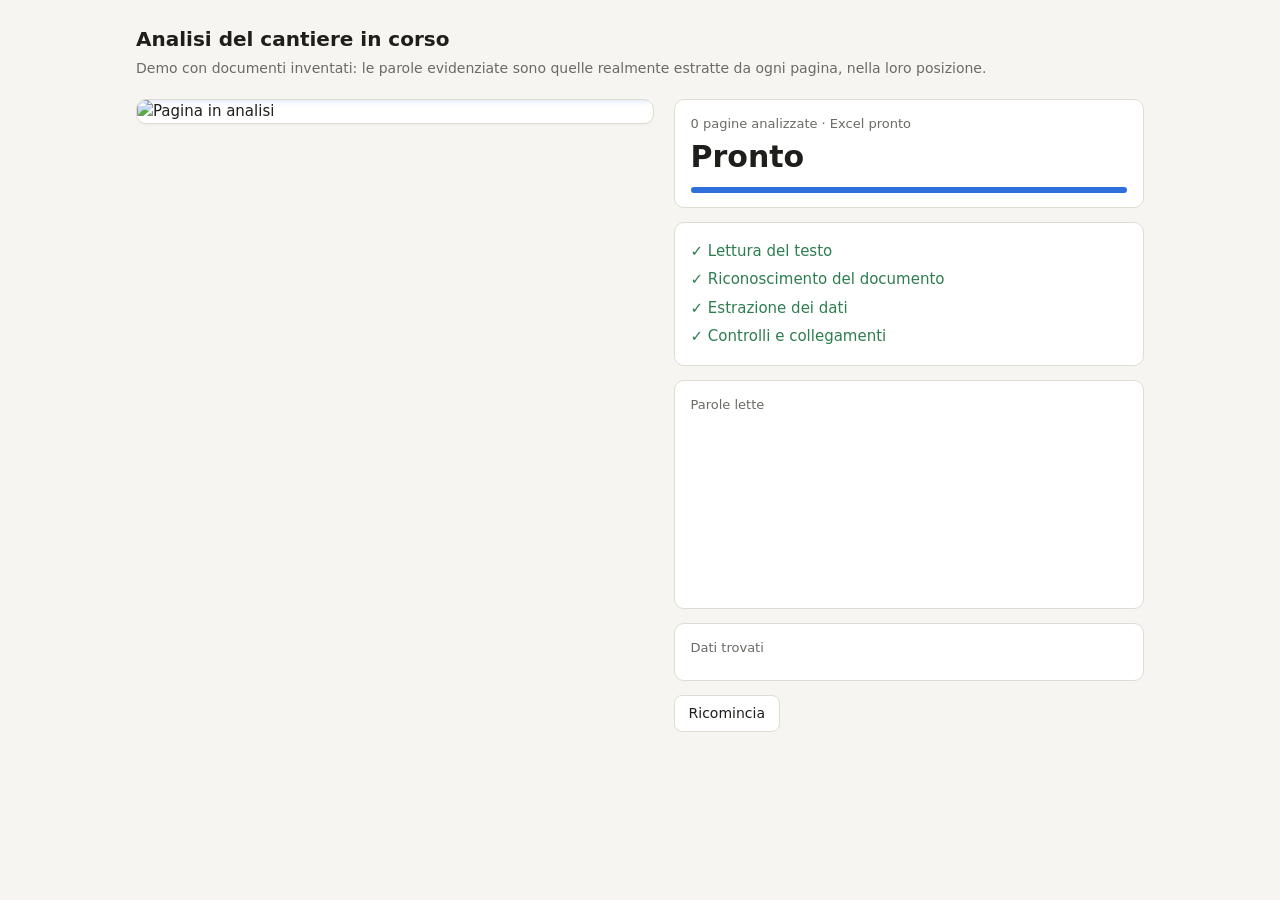
<file: esperimenti/demo_attesa/modello.html>
<!doctype html>
<html lang="it">
<head>
<meta charset="utf-8">
<meta name="viewport" content="width=device-width, initial-scale=1">
<title>Analisi in corso</title>
<style>
:root{--bg:#f6f5f1;--card:#fff;--ink:#1f1e1b;--mut:#6b6a64;--line:#dedcd3;--acc:#2f6fdb;--acc-bg:#e6effc;--ok:#2e7d4f;--hl:rgba(47,111,219,.18);--key:#c2571a;--key-bg:#fbeee5}
@media (prefers-color-scheme:dark){:root:not([data-theme="light"]){--bg:#1b1b19;--card:#252523;--ink:#ecebe6;--mut:#a3a29b;--line:#3a3a36;--acc:#7aa7f2;--acc-bg:#24324a;--ok:#78c497;--hl:rgba(122,167,242,.25);--key:#f0a070;--key-bg:#3d2a1e}}
:root[data-theme="dark"]{--bg:#1b1b19;--card:#252523;--ink:#ecebe6;--mut:#a3a29b;--line:#3a3a36;--acc:#7aa7f2;--acc-bg:#24324a;--ok:#78c497;--hl:rgba(122,167,242,.25);--key:#f0a070;--key-bg:#3d2a1e}
*{box-sizing:border-box}
body{margin:0;background:var(--bg);color:var(--ink);font:15px/1.5 system-ui,-apple-system,"Segoe UI",sans-serif}
main{max-width:1040px;margin:0 auto;padding:24px 16px}
h1{font-size:20px;font-weight:600;margin:0 0 4px}
.sub{color:var(--mut);margin:0 0 20px;font-size:14px}
.grid{display:grid;grid-template-columns:minmax(0,1.1fr) minmax(0,1fr);gap:20px}
@media(max-width:760px){.grid{grid-template-columns:1fr}}
.pagina{position:relative;background:var(--card);border:1px solid var(--line);border-radius:10px;overflow:hidden;box-shadow:0 1px 2px rgba(0,0,0,.04)}
.pagina img{display:block;width:100%;height:auto;transition:opacity .5s}
.box{position:absolute;border-radius:3px;background:var(--hl);transition:opacity .3s}
.box.k{background:none;outline:2px solid var(--key);outline-offset:1px}
.scan{position:absolute;left:0;right:0;height:2px;background:var(--acc);box-shadow:0 0 12px 2px var(--acc);opacity:.9;pointer-events:none}
.miniature{display:flex;gap:6px;margin-top:10px;flex-wrap:wrap}
.miniature span{font-size:12px;padding:3px 8px;border-radius:999px;border:1px solid var(--line);color:var(--mut)}
.miniature span.on{border-color:var(--acc);color:var(--acc)}
.miniature span.ok{border-color:var(--ok);color:var(--ok)}
.lato{display:flex;flex-direction:column;gap:14px}
.card{background:var(--card);border:1px solid var(--line);border-radius:10px;padding:14px 16px}
.eta{font-size:30px;font-weight:600;font-variant-numeric:tabular-nums}
.bar{height:6px;border-radius:3px;background:var(--line);overflow:hidden;margin-top:8px}
.bar i{display:block;height:100%;width:0;background:var(--acc);transition:width .4s}
.fasi div{padding:3px 0;color:var(--mut)}
.fasi div.on{color:var(--ink);font-weight:600}
.fasi div.ok{color:var(--ok)}
.flusso{height:180px;overflow:hidden;position:relative;font-family:ui-monospace,Consolas,monospace;font-size:13px}
.flusso div{animation:entra .35s ease-out}
@keyframes entra{from{opacity:0;transform:translateX(-14px)}to{opacity:1;transform:none}}
@media (prefers-reduced-motion:reduce){.flusso div{animation:none}.scan{display:none}}
.dati{display:flex;flex-wrap:wrap;gap:6px}
.dato{font-size:13px;padding:3px 8px;border-radius:6px;background:var(--key-bg);color:var(--key)}
.dato b{font-weight:600;margin-right:4px}
.mut{color:var(--mut);font-size:13px}
button{font:inherit;font-size:14px;padding:7px 14px;border-radius:8px;border:1px solid var(--line);background:var(--card);color:var(--ink);cursor:pointer}
</style>
</head>
<body>
<main>
<h1>Analisi del cantiere in corso</h1>
<p class="sub">Demo con documenti inventati: le parole evidenziate sono quelle realmente estratte da ogni pagina, nella loro posizione.</p>
<div class="grid">
  <div>
    <div class="pagina" id="pagina"><img id="img" alt="Pagina in analisi"><div class="scan" id="scan"></div></div>
    <div class="miniature" id="mini"></div>
  </div>
  <div class="lato">
    <div class="card">
      <div class="mut" id="cosa">Preparazione…</div>
      <div class="eta" id="eta">stima in corso…</div>
      <div class="bar"><i id="pb"></i></div>
    </div>
    <div class="card fasi" id="fasi">
      <div>○ Lettura del testo</div><div>○ Riconoscimento del documento</div><div>○ Estrazione dei dati</div><div>○ Controlli e collegamenti</div>
    </div>
    <div class="card"><div class="mut">Parole lette</div><div class="flusso" id="flusso"></div></div>
    <div class="card"><div class="mut" style="margin-bottom:8px">Dati trovati</div><div class="dati" id="dati"></div></div>
    <div><button id="ancora">Ricomincia</button></div>
  </div>
</div>
</main>
<script>
const PAGINE = /*PAGINE*/[];
const $ = id => document.getElementById(id);
const pausa = ms => new Promise(r => setTimeout(r, ms));
let giro = 0;

function fasi(k) {
  [...$("fasi").children].forEach((d, i) => {
    const t = d.textContent.slice(2);
    d.className = i < k ? "ok" : i === k ? "on" : "";
    d.textContent = (i < k ? "✓ " : i === k ? "● " : "○ ") + t;
  });
}

function stima(fatte, inizio) {
  if (fatte < 1) return "stima in corso…";
  const perPagina = (performance.now() - inizio) / fatte;
  const resto = Math.round((perPagina * (PAGINE.length - fatte)) / 1000);
  return resto > 0 ? `circa ${resto} s` : "quasi fatto";
}

async function analizza(p, i, mio, inizio) {
  const pag = $("pagina"), img = $("img"), scan = $("scan");
  pag.querySelectorAll(".box").forEach(b => b.remove());
  img.style.opacity = 0;
  await pausa(250);
  img.src = p.img;
  img.style.opacity = 1;
  [...$("mini").children].forEach((m, j) => (m.className = j < i ? "ok" : j === i ? "on" : ""));
  $("cosa").textContent = `Pagina ${i + 1} di ${PAGINE.length} · ${p.tipo}`;
  fasi(0);
  const parole = [...p.parole].sort((a, b) => a[1] - b[1] || a[0] - b[0]);
  const durata = 2200 + parole.length * 35;
  const t0 = performance.now();
  let k = 0;
  while (k < parole.length) {
    if (mio !== giro) return;
    const frazione = Math.min(1, (performance.now() - t0) / durata);
    const y = frazione * 1000;
    scan.style.top = frazione * 100 + "%";
    while (k < parole.length && parole[k][1] <= y) {
      const [x0, y0, x1, y1, parola, etichetta] = parole[k++];
      const b = document.createElement("div");
      b.className = "box" + (etichetta ? " k" : "");
      Object.assign(b.style, {left: x0 / 10 + "%", top: y0 / 10 + "%", width: (x1 - x0) / 10 + "%", height: (y1 - y0) / 10 + "%"});
      pag.appendChild(b);
      const riga = document.createElement("div");
      riga.textContent = parola;
      if (etichetta) riga.style.color = "var(--key)";
      $("flusso").prepend(riga);
      if ($("flusso").children.length > 14) $("flusso").lastChild.remove();
      if (etichetta) {
        const d = document.createElement("span");
        d.className = "dato";
        d.innerHTML = `<b>${etichetta}</b>`;
        d.append(parola);
        $("dati").prepend(d);
        if ($("dati").children.length > 12) $("dati").lastChild.remove();
      }
      fasi(k / parole.length < 0.25 ? 0 : k / parole.length < 0.5 ? 1 : 2);
    }
    $("eta").textContent = stima(i + frazione, inizio);
    $("pb").style.width = ((i + frazione) / PAGINE.length) * 100 + "%";
    await pausa(30);
  }
  fasi(3);
  await pausa(500);
}

async function avvia() {
  const mio = ++giro;
  $("dati").innerHTML = "";
  $("flusso").innerHTML = "";
  $("mini").innerHTML = PAGINE.map(p => `<span>${p.tipo}</span>`).join("");
  const inizio = performance.now();
  for (let i = 0; i < PAGINE.length; i++) {
    await analizza(PAGINE[i], i, mio, inizio);
    if (mio !== giro) return;
  }
  fasi(4);
  $("eta").textContent = "Pronto";
  $("cosa").textContent = `${PAGINE.length} pagine analizzate · Excel pronto`;
  $("pb").style.width = "100%";
  $("scan").style.top = "-10px";
  [...$("mini").children].forEach(m => (m.className = "ok"));
}

$("ancora").onclick = avvia;
avvia();
</script>
</body>
</html>
</file>
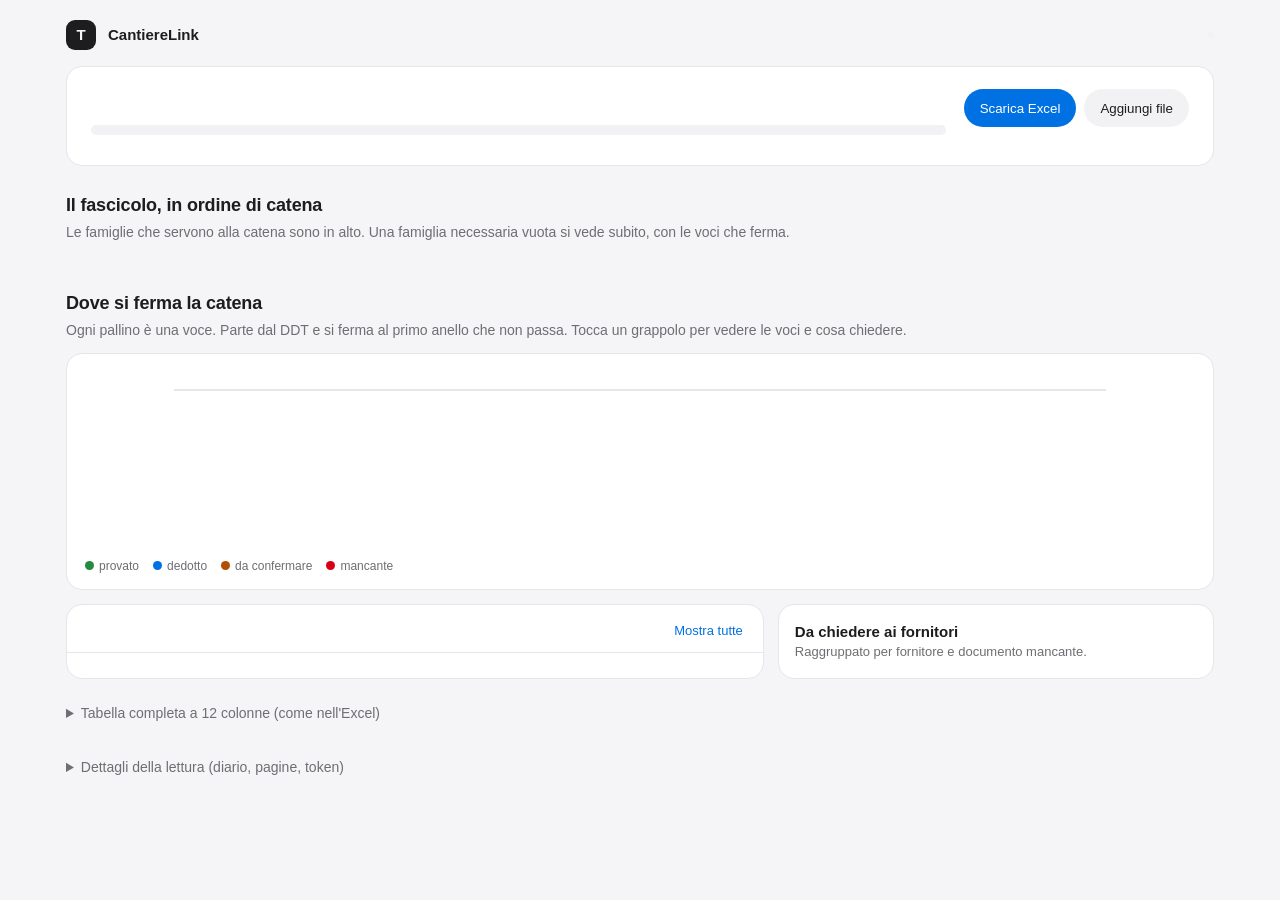
<file: esperimenti/demo_attesa/modello_catena.html>
<!doctype html>
<html lang="it">
<head>
<meta charset="utf-8">
<meta name="viewport" content="width=device-width, initial-scale=1">
<title>La catena viva</title>
<style>
:root{--bg:#f5f5f7;--card:#fff;--ink:#1d1d1f;--mut:#6e6e73;--soft:#a1a1a6;--line:#e5e5ea;--fill:#f2f2f4;
  --acc:#0071e3;--acc-bg:#e8f1fc;--g:#248a3d;--g-bg:#e7f6ea;--b:#0071e3;--b-bg:#e8f1fc;--o:#b25000;--o-bg:#fff4e5;--r:#d70015;--r-bg:#fdecee;
  --f-packing_costruttore:#6e3ad6;--f-ddt:#0071e3;--f-certificato_31:#248a3d;--f-dop_ce_prodotto:#b25000;--f-dop_costruttore:#0a7c86;
  --f-lettera_accompagnamento:#5e5ce6;--f-da_escludere:#a1a1a6;--f-illeggibile:#d70015}
@media (prefers-color-scheme:dark){:root:not([data-theme="light"]){--bg:#000;--card:#1c1c1e;--ink:#f5f5f7;--mut:#a1a1a6;--soft:#6e6e73;--line:#38383a;--fill:#2c2c2e;
  --acc:#2997ff;--acc-bg:#0a2540;--g:#30d158;--g-bg:#0f2e17;--b:#2997ff;--b-bg:#0a2540;--o:#ff9f0a;--o-bg:#33240a;--r:#ff453a;--r-bg:#3a1210;
  --f-packing_costruttore:#bf9cff;--f-ddt:#2997ff;--f-certificato_31:#30d158;--f-dop_ce_prodotto:#ff9f0a;--f-dop_costruttore:#5ad8e6;
  --f-lettera_accompagnamento:#a5a3ff;--f-da_escludere:#6e6e73;--f-illeggibile:#ff453a}}
:root[data-theme="dark"]{--bg:#000;--card:#1c1c1e;--ink:#f5f5f7;--mut:#a1a1a6;--soft:#6e6e73;--line:#38383a;--fill:#2c2c2e;
  --acc:#2997ff;--acc-bg:#0a2540;--g:#30d158;--g-bg:#0f2e17;--b:#2997ff;--b-bg:#0a2540;--o:#ff9f0a;--o-bg:#33240a;--r:#ff453a;--r-bg:#3a1210;
  --f-packing_costruttore:#bf9cff;--f-ddt:#2997ff;--f-certificato_31:#30d158;--f-dop_ce_prodotto:#ff9f0a;--f-dop_costruttore:#5ad8e6;
  --f-lettera_accompagnamento:#a5a3ff;--f-da_escludere:#6e6e73;--f-illeggibile:#ff453a}
*{box-sizing:border-box}
body{margin:0;background:var(--bg);color:var(--ink);font:15px/1.45 Inter,-apple-system,"Segoe UI",sans-serif}
main{max-width:1180px;margin:0 auto;padding:20px 16px 60px}
.top{display:flex;align-items:center;gap:12px;margin-bottom:16px;flex-wrap:wrap}
.logo{width:30px;height:30px;border-radius:9px;background:var(--ink);color:var(--bg);display:grid;place-items:center;font-weight:700}
.crumb{color:var(--mut)}.crumb b{color:var(--ink);font-weight:500}.sp{flex:1}
.tabs{display:flex;gap:4px;background:var(--fill);padding:3px;border-radius:999px}
.tabs button{border:0;background:none;color:var(--mut);padding:6px 12px;border-radius:999px;font:500 13px inherit;cursor:pointer}
.tabs button.on{background:var(--card);color:var(--ink);box-shadow:0 1px 2px rgba(0,0,0,.08)}
.card{background:var(--card);border:1px solid var(--line);border-radius:16px}
.btn{display:inline-flex;align-items:center;gap:8px;height:38px;padding:0 16px;border-radius:999px;background:var(--acc);color:#fff;border:0;font:500 14px inherit;cursor:pointer}
.btn.s{background:var(--fill);color:var(--ink)}
.pill{font-size:11px;font-weight:600;padding:4px 10px;border-radius:999px;display:inline-block;white-space:nowrap}
.g{background:var(--g-bg);color:var(--g)}.b{background:var(--b-bg);color:var(--b)}.o{background:var(--o-bg);color:var(--o)}.r{background:var(--r-bg);color:var(--r)}
.mut{color:var(--mut);font-size:13px}
h2{font-size:18px;margin:26px 0 4px;letter-spacing:-.01em}
.sub{color:var(--mut);margin:0 0 12px;font-size:14px}

/* stato unico + esito */
.esito{padding:22px 24px;display:grid;grid-template-columns:1fr auto;gap:18px;align-items:start}
@media(max-width:760px){.esito{grid-template-columns:1fr}}
.esito h1{font-size:28px;letter-spacing:-.02em;margin:10px 0 4px}
.esito .acts{display:flex;gap:8px;flex-wrap:wrap;justify-content:flex-end}
.avviso{display:flex;gap:10px;align-items:center;padding:10px 12px;border-radius:12px;margin-top:10px;font-size:14px;flex-wrap:wrap}
.avviso .btn{height:30px;padding:0 12px;font-size:13px}
.barra{display:flex;height:10px;border-radius:5px;overflow:hidden;margin-top:14px;background:var(--fill)}
.barra i{display:block;height:100%;transition:width .9s cubic-bezier(.2,.8,.2,1);width:0}
.conta{display:flex;gap:14px;flex-wrap:wrap;margin-top:8px}
.conta button{border:0;background:none;padding:0;cursor:pointer;font:inherit;color:var(--mut);font-size:13px}
.conta button b{font-size:15px;margin-right:4px}
.conta button.on{color:var(--ink);text-decoration:underline;text-underline-offset:4px}

/* fascicolo in ordine di catena */
.fasc{display:grid;grid-template-columns:repeat(5,1fr);gap:10px}
.fasc2{display:flex;gap:8px;flex-wrap:wrap;margin-top:10px}
@media(max-width:760px){.fasc{grid-template-columns:repeat(2,1fr)}}
.fam{padding:12px;min-height:118px;position:relative;transition:border-color .5s,background .5s}
.fam .h{display:flex;justify-content:space-between;align-items:flex-start;gap:6px}
.fam .lab{font-size:12px;color:var(--mut);line-height:1.25}
.fam .n{font-size:24px;font-weight:700;color:var(--fc)}
.fam .freccia{position:absolute;right:-9px;top:44px;color:var(--soft);font-size:13px;z-index:1}
.fam.manca{border:2px dashed var(--r);background:var(--r-bg)}
.fam.manca .n{color:var(--r)}
.fam .blocca{font-size:12px;color:var(--r);font-weight:600;margin-top:6px}
.pila{display:flex;flex-wrap:wrap;gap:3px;margin-top:8px}
.pila i{width:11px;height:15px;border-radius:2px;border:1.5px solid var(--fc);background:var(--card);opacity:0;transform:translateY(-30px) scale(.6);
  transition:opacity .4s,transform .6s cubic-bezier(.2,.8,.2,1)}
.pila i.in{opacity:1;transform:none}
.pila em{font-size:11px;color:var(--mut);font-style:normal;align-self:center;margin-left:2px}
.mini{display:flex;align-items:center;gap:6px;padding:6px 10px;border-radius:999px;background:var(--card);border:1px solid var(--line);font-size:12px;color:var(--mut)}
.mini i{width:8px;height:8px;border-radius:2px;background:var(--fc)}

/* grappoli: dove si ferma la catena */
.catena{padding:18px 18px 14px;overflow-x:auto}
.scena{position:relative;min-width:760px}
.anelli{display:grid;grid-template-columns:repeat(6,1fr);position:relative}
.anelli::before{content:"";position:absolute;left:8%;right:8%;top:17px;height:2px;background:var(--line)}
.anello{text-align:center;position:relative}
.anello .o{width:36px;height:36px;border-radius:50%;margin:0 auto;border:2px solid var(--line);background:var(--card);display:grid;place-items:center;font-size:13px;font-weight:700;color:var(--mut);transition:.4s}
.anello.rotto .o{border-color:var(--r);color:var(--r);background:var(--r-bg)}
.anello.dubbio .o{border-color:var(--o);color:var(--o);background:var(--o-bg)}
.anello.fine .o{border-color:var(--g);color:var(--g);background:var(--g-bg)}
.anello .t{font-size:12px;color:var(--mut);margin-top:6px}
.campo{position:relative;height:var(--hc,170px);margin-top:10px}
.pallino{position:absolute;width:10px;height:10px;border-radius:50%;left:0;top:0;transition:transform 1.3s cubic-bezier(.3,.9,.3,1.15);cursor:pointer}
.pallino.PROVATO{background:var(--g)}.pallino.DEDOTTO{background:var(--b)}.pallino[data-s="DA CONFERMARE"]{background:var(--o)}.pallino.MANCANTE{background:var(--r)}
.pallino.spento{opacity:.18}
.grappolo{position:absolute;text-align:center;font-size:12px;line-height:1.3;padding:6px;border-radius:10px;cursor:pointer;opacity:0;transition:opacity .5s,background .2s;width:15%}
.grappolo.on{opacity:1}.grappolo:hover,.grappolo.sel{background:var(--fill)}
.grappolo b{display:block;font-size:20px;letter-spacing:-.02em}
.legenda{display:flex;gap:14px;font-size:12px;color:var(--mut);flex-wrap:wrap;margin-top:6px}
.legenda span::before{content:"";display:inline-block;width:9px;height:9px;border-radius:50%;margin-right:5px;background:var(--c)}

/* elenco + richieste */
.basso{display:grid;grid-template-columns:minmax(0,1.6fr) minmax(0,1fr);gap:14px;margin-top:14px}
@media(max-width:860px){.basso{grid-template-columns:1fr}}
.elenco{padding:6px 0}
.riga{display:grid;grid-template-columns:28px minmax(0,1.3fr) 70px 112px minmax(0,1.6fr);gap:10px;align-items:center;padding:8px 14px;border-top:1px solid var(--line);font-size:13px;animation:entra .3s ease-out}
.riga:first-child{border-top:0}
.riga .num{color:var(--soft);font-size:12px}
.riga .anell{display:flex;gap:3px}
.riga .anell i{width:16px;height:6px;border-radius:3px;background:var(--line)}
.riga .anell i.ok{background:var(--g)}.riga .anell i.ko{background:var(--r)}.riga .anell i.dub{background:var(--o)}
.riga .mot{color:var(--mut);font-size:12.5px}
.riga .flag{font-size:11px;color:var(--o);display:block}
@keyframes entra{from{opacity:0;transform:translateY(4px)}to{opacity:1;transform:none}}
.richieste{padding:16px}
.rich{border:1px solid var(--line);border-radius:12px;padding:12px;margin-top:10px}
.rich .chi{font-weight:600;font-size:14px}
.rich ul{margin:6px 0 8px;padding-left:18px;font-size:13px}
.rich .btn{height:30px;font-size:12.5px;padding:0 12px}
details{margin-top:14px}
summary{cursor:pointer;color:var(--mut);font-size:14px;padding:10px 0}
.filtro{display:flex;justify-content:space-between;align-items:center;padding:10px 14px;font-size:13px;color:var(--mut);border-bottom:1px solid var(--line)}
.filtro button{border:0;background:none;color:var(--acc);cursor:pointer;font:inherit}
@media (prefers-reduced-motion:reduce){*{transition:none!important;animation:none!important}}
</style>
</head>
<body>
<main>
<div class="top">
  <div class="logo">T</div><b>CantiereLink</b><span class="crumb" id="crumb"></span><div class="sp"></div>
  <div class="tabs" id="tabs"></div>
</div>

<section class="card esito" id="esito">
  <div>
    <span class="pill" id="statopill"></span>
    <h1 id="titolo"></h1>
    <div class="mut" id="sottotitolo"></div>
    <div id="avvisi"></div>
    <div class="barra" id="barra"></div>
    <div class="conta" id="conta"></div>
  </div>
  <div class="acts"><button class="btn" id="principale">Scarica Excel</button><button class="btn s">Aggiungi file</button></div>
</section>

<h2>Il fascicolo, in ordine di catena</h2>
<p class="sub">Le famiglie che servono alla catena sono in alto. Una famiglia necessaria vuota si vede subito, con le voci che ferma.</p>
<div class="fasc" id="fasc"></div>
<div class="fasc2" id="fasc2"></div>

<h2>Dove si ferma la catena</h2>
<p class="sub">Ogni pallino è una voce. Parte dal DDT e si ferma al primo anello che non passa. Tocca un grappolo per vedere le voci e cosa chiedere.</p>
<div class="card catena"><div class="scena" id="scena"><div class="anelli" id="anelli"></div><div class="campo" id="campo"></div></div>
  <div class="legenda"><span style="--c:var(--g)">provato</span><span style="--c:var(--b)">dedotto</span><span style="--c:var(--o)">da confermare</span><span style="--c:var(--r)">mancante</span></div></div>

<div class="basso">
  <div class="card elenco"><div class="filtro"><span id="ftesto"></span><button id="tutte" class="hidden">Mostra tutte</button></div><div id="elenco"></div></div>
  <div class="card richieste"><b>Da chiedere ai fornitori</b><div class="mut">Raggruppato per fornitore e documento mancante.</div><div id="richieste"></div></div>
</div>

<details><summary>Tabella completa a 12 colonne (come nell'Excel)</summary><p class="mut">Resta disponibile, filtrata dal grappolo scelto. Nella proposta non è più la vista principale.</p></details>
<details><summary>Dettagli della lettura (diario, pagine, token)</summary><p class="mut">Il pannello «Il documento in esame» e il diario si chiudono qui a lavoro finito.</p></details>
</main>
<script>
const DATI = /*DATI*/{};
const $ = id => document.getElementById(id);
const esc = s => String(s ?? "").replace(/[&<>"']/g, c => ({"&": "&amp;", "<": "&lt;", ">": "&gt;", '"': "&quot;", "'": "&#39;"}[c]));
const NECESSARIE = ["packing_costruttore", "ddt", "certificato_31", "dop_ce_prodotto", "dop_costruttore"];
const FACOLTATIVE = ["lettera_accompagnamento", "da_escludere", "illeggibile"];
const NOMIF = {packing_costruttore: "Tabella del costruttore", ddt: "DDT", certificato_31: "Certificati 3.1", dop_ce_prodotto: "DoP e CE di prodotto",
  dop_costruttore: "DoP del costruttore", lettera_accompagnamento: "Lettere", da_escludere: "Non pertinenti", illeggibile: "Illeggibili"};
const ANELLO_FAM = {tabella: "packing_costruttore", ddt: "ddt", cert: "certificato_31", prove: "dop_ce_prodotto"};
const STATI = [["PROVATO", "g", "var(--g)"], ["DEDOTTO", "b", "var(--b)"], ["DA CONFERMARE", "o", "var(--o)"], ["MANCANTE", "r", "var(--r)"]];
const DOC = {tabella: "tabella del costruttore", ddt: "DDT di consegna", cert: "certificato 3.1", colata: "indicazione della colata", prove: "timbro sul certificato o DoP"};
let C = null, filtro = null, giro = 0;

function tabs() {
  $("tabs").innerHTML = DATI.cantieri.map((c, i) => `<button data-i="${i}">${esc(c.vero ? c.nome + " · vero" : "Esempio inventato")}</button>`).join("");
  [...$("tabs").children].forEach(b => b.onclick = () => apri(+b.dataset.i));
}

function apri(i) {
  C = DATI.cantieri[i];
  filtro = null;
  giro++;
  [...$("tabs").children].forEach((b, j) => b.classList.toggle("on", i === j));
  // se manca la tabella del costruttore, ogni voce si ferma lì prima ancora del DDT: è il primo anello
  C.voci.forEach(v => v.tappa = v.anello);
  esito();
  fascicolo();
  grappoli();
  elenco();
  richieste();
}

/* ---------- un solo stato, esito onesto ---------- */
function esito() {
  const n = C.voci.length, conta = {};
  C.voci.forEach(v => conta[v.stato] = (conta[v.stato] || 0) + 1);
  const dasist = n - (conta.PROVATO || 0);
  const perAnello = {};
  C.voci.filter(v => v.anello !== "ok").forEach(v => (perAnello[v.anello] ||= []).push(v));
  const primo = Object.entries(perAnello).sort((a, b) => b[1].length - a[1].length)[0];
  $("crumb").innerHTML = `/ <b>${esc(C.nome)}</b>`;
  $("statopill").className = "pill " + (dasist ? (conta.MANCANTE ? "r" : "o") : "g");
  $("statopill").textContent = "Completato · " + (dasist ? "da sistemare" : "tracciabilità provata");
  $("titolo").textContent = dasist ? `${dasist} voci su ${n} da sistemare` : `Tutte le ${n} voci provate`;
  $("sottotitolo").textContent = primo
    ? `${primo[1].length} si fermano a «${DATI.nomi_anelli[primo[0]]}»: ${primo[1][0].motivo}.`
    : "Ogni dato ha il collegamento alla pagina da cui viene.";
  let av = "";
  if (C.avviso_packing)
    av += `<div class="avviso o"><b>Tabella del costruttore non trovata.</b> Le voci sono ricavate dai DDT. <button class="btn s">Aggiungi la tabella</button></div>`;
  const intest = C.voci.filter(v => v.intestazione);
  if (intest.length)
    av += `<div class="avviso o">${intest.length} voci sembrano intestazioni del DDT, non materiali (es. «${esc(intest[0].voce)}»). <button class="btn s">Escludile</button></div>`;
  $("avvisi").innerHTML = av;
  $("barra").innerHTML = STATI.map(([s, , col]) => `<i style="background:${col}" data-w="${(conta[s] || 0) / n * 100}"></i>`).join("");
  requestAnimationFrame(() => [...$("barra").children].forEach(i => i.style.width = i.dataset.w + "%"));
  $("conta").innerHTML = STATI.map(([s, , col]) => `<button data-s="${s}"><b style="color:${col}">${conta[s] || 0}</b>${s.toLowerCase()}</button>`).join("");
  [...$("conta").children].forEach(b => b.onclick = () => filtra({stato: b.dataset.s}));
  $("principale").textContent = "Scarica Excel";
}

/* ---------- fascicolo in ordine di catena, con le pagine che volano dentro ---------- */
function fascicolo() {
  const mio = giro;
  const ferma = {};
  C.voci.forEach(v => { const f = ANELLO_FAM[v.anello]; if (f) ferma[f] = (ferma[f] || 0) + 1; });
  if (C.avviso_packing) ferma.packing_costruttore = C.voci.length;
  $("fasc").innerHTML = NECESSARIE.map((f, i) => {
    const n = C.famiglie[f] || 0;
    return `<div class="card fam ${n ? "" : "manca"}" style="--fc:var(--f-${f})" id="fam-${f}">
      <div class="h"><div class="lab">${i + 1}. ${NOMIF[f]}</div><div class="n">${n}</div></div>
      ${n ? `<div class="pila">${"<i></i>".repeat(Math.min(n, 24))}${n > 24 ? `<em>+${n - 24}</em>` : ""}</div>`
          : `<div class="blocca">Manca${ferma[f] ? ` · ferma ${ferma[f]} voci` : ""}</div>`}
      ${i < NECESSARIE.length - 1 ? '<span class="freccia">→</span>' : ""}</div>`;
  }).join("");
  $("fasc2").innerHTML = FACOLTATIVE.map(f => `<span class="mini" style="--fc:var(--f-${f})"><i></i>${NOMIF[f]} ${C.famiglie[f] || 0}</span>`).join("");
  // il volo delle miniature: riparte anche riaprendo un lavoro finito
  const fogli = [...document.querySelectorAll(".pila i")];
  fogli.forEach((f, k) => setTimeout(() => mio === giro && f.classList.add("in"), 120 + k * 28));
}

/* ---------- grappoli: ogni voce scorre lungo la catena e si ferma dove si rompe ---------- */
function grappoli() {
  const mio = giro;
  const anelli = DATI.anelli;
  const gruppi = {};
  C.voci.forEach(v => (gruppi[v.tappa] ||= []).push(v));
  $("anelli").innerHTML = anelli.map((a, i) => {
    const g = gruppi[a] || [];
    let cls = !g.length ? "" : a === "ok" ? "fine" : g.some(v => v.stato === "MANCANTE") ? "rotto" : "dubbio";
    // senza tabella del costruttore le voci si ricavano dai DDT: l'anello 1 è saltato, non superato
    if (a === "tabella" && C.avviso_packing) cls = "dubbio";
    const nota = a === "tabella" && C.avviso_packing ? '<div class="t" style="color:var(--o)">saltato: voci dai DDT</div>' : "";
    return `<div class="anello ${cls}" id="an-${a}"><div class="o">${a === "ok" ? "✓" : i + 1}</div><div class="t">${DATI.nomi_anelli[a]}</div>${nota}</div>`;
  }).join("");
  const campo = $("campo");
  campo.innerHTML = "";
  const W = $("scena").clientWidth, col = W / anelli.length;
  const per = Math.max(4, Math.floor((col - 24) / 14));
  const righeMax = Math.max(...anelli.map(a => Math.ceil((gruppi[a] || []).length / per)), 1);
  campo.style.setProperty("--hc", righeMax * 14 + 70 + "px");
  const ordine = [...C.voci].sort((a, b) => anelli.indexOf(a.tappa) - anelli.indexOf(b.tappa));
  const pos = {};
  ordine.forEach((v, k) => {
    const d = document.createElement("div");
    d.className = "pallino " + v.stato.replace(" ", "_");
    d.dataset.s = v.stato;
    d.title = `${v.n}. ${v.voce} · ${v.stato} · ${v.motivo}`;
    d.style.transform = `translate(${col * 1.5 - 5}px, -40px)`;  // partono tutti dal DDT
    d.style.transitionDelay = (k * 0.03) + "s";
    d.onclick = () => filtra({anello: v.tappa});
    campo.appendChild(d);
    const a = anelli.indexOf(v.tappa);
    const j = pos[a] = (pos[a] || 0);
    pos[a]++;
    const x = col * a + col / 2 - (Math.min(per, (gruppi[v.tappa]).length) * 14) / 2 + (j % per) * 14;
    const y = Math.floor(j / per) * 14;
    v._dest = `translate(${x}px, ${y}px)`;
    v._el = d;
  });
  requestAnimationFrame(() => requestAnimationFrame(() => C.voci.forEach(v => { if (mio === giro) v._el.style.transform = v._dest; })));
  anelli.forEach((a, i) => {
    const g = gruppi[a];
    if (!g) return;
    const l = document.createElement("div");
    l.className = "grappolo";
    l.dataset.a = a;
    l.style.left = col * i + col * 0.075 + "px";
    l.style.width = col * 0.85 + "px";
    l.style.top = Math.ceil(g.length / per) * 14 + 6 + "px";
    const motivi = {};
    g.forEach(v => motivi[v.motivo] = (motivi[v.motivo] || 0) + 1);
    const lista = Object.entries(motivi).sort((x, y) => y[1] - x[1]);
    const mot = a === "ok" ? "catena completa"
      : lista.length === 1 ? esc(lista[0][0]) : lista.map(([m, n]) => `${n} · ${esc(m)}`).join("<br>");
    l.innerHTML = `<b>${g.length}</b>${mot}`;
    l.onclick = () => filtra({anello: a});
    campo.appendChild(l);
    setTimeout(() => mio === giro && l.classList.add("on"), 1300 + g.length * 30);
  });
}

/* ---------- elenco compatto: una riga per voce, gli anelli superati, il motivo ---------- */
function filtra(f) {
  filtro = f;
  elenco();
  richieste();
  document.querySelectorAll(".grappolo").forEach(g => g.classList.toggle("sel", f && f.anello === g.dataset.a));
  document.querySelectorAll(".conta button").forEach(b => b.classList.toggle("on", f && f.stato === b.dataset.s));
  C.voci.forEach(v => v._el && v._el.classList.toggle("spento", !!f && !passa(v)));
}
function passa(v) {
  return !filtro || (filtro.anello ? v.tappa === filtro.anello : v.stato === filtro.stato);
}
function elenco() {
  const vis = C.voci.filter(passa).sort((a, b) => ["MANCANTE", "DA CONFERMARE", "DEDOTTO", "PROVATO"].indexOf(a.stato) - ["MANCANTE", "DA CONFERMARE", "DEDOTTO", "PROVATO"].indexOf(b.stato));
  $("ftesto").textContent = filtro ? `${vis.length} voci · ${filtro.anello ? "ferme a «" + DATI.nomi_anelli[filtro.anello] + "»" : filtro.stato.toLowerCase()}` : `Tutte le ${vis.length} voci, prima quelle da sistemare`;
  $("tutte").style.display = filtro ? "" : "none";
  $("tutte").onclick = () => filtra(null);
  const an = DATI.anelli.slice(0, 5);
  $("elenco").innerHTML = vis.slice(0, 60).map(v => {
    const stop = DATI.anelli.indexOf(v.tappa);
    const tacche = an.map((a, i) => `<i class="${i === 0 && C.avviso_packing ? "dub" : i < stop || v.tappa === "ok" ? "ok" : i === stop ? (v.stato === "MANCANTE" ? "ko" : "dub") : ""}"></i>`).join("");
    const cls = STATI.find(s => s[0] === v.stato)[1];
    return `<div class="riga"><span class="num">${v.n ?? ""}</span><span>${esc(v.voce)}${v.intestazione ? '<span class="flag">sembra un\'intestazione del DDT</span>' : ""}</span>
      <span class="mut">DDT ${esc(v.ddt || "—")}</span><span class="anell" title="${esc(DATI.nomi_anelli[v.tappa])}">${tacche}</span>
      <span class="mot"><span class="pill ${cls}">${v.stato}</span> ${v.stato === "PROVATO" ? "" : esc(v.motivo)}</span></div>`;
  }).join("") + (vis.length > 60 ? `<div class="riga"><span></span><span class="mut">… altre ${vis.length - 60}</span></div>` : "");
}

/* ---------- richieste ai fornitori: cosa chiedere, a chi, per quali DDT ---------- */
function richieste() {
  const gruppi = {};
  C.voci.filter(v => v.anello !== "ok" && v.stato !== "DEDOTTO" && passa(v)).forEach(v => {
    const chi = v.fornitore || "Fornitore non indicato";
    const k = chi + "|" + v.anello;
    (gruppi[k] ||= {chi, anello: v.anello, voci: []}).voci.push(v);
  });
  const per = {};
  Object.values(gruppi).forEach(g => (per[g.chi] ||= []).push(g));
  const html = Object.entries(per).map(([chi, gs]) => {
    const testo = gs.map(g => `${DOC[g.anello] || "documento"} per ${g.voci.length} voci (DDT ${[...new Set(g.voci.map(v => v.ddt))].join(", ")})`);
    return `<div class="rich"><div class="chi">${esc(chi)}</div><ul>${testo.map(t => `<li>${esc(t)}</li>`).join("")}</ul>
      <button class="btn s" data-t="${esc("Buongiorno, per la tracciabilità del cantiere ci servono: " + testo.join("; ") + ". Grazie.")}">Copia richiesta</button></div>`;
  }).join("");
  $("richieste").innerHTML = html || `<p class="mut">Niente da chiedere${filtro ? " per questa selezione" : ""}.</p>`;
  $("richieste").querySelectorAll("button").forEach(b => b.onclick = () => {
    navigator.clipboard?.writeText(b.dataset.t).catch(() => {});
    b.textContent = "Copiata";
  });
}

tabs();
apri(0);
let attesa;
addEventListener("resize", () => { clearTimeout(attesa); attesa = setTimeout(() => C && grappoli(), 200); });
</script>
</body>
</html>
</file>
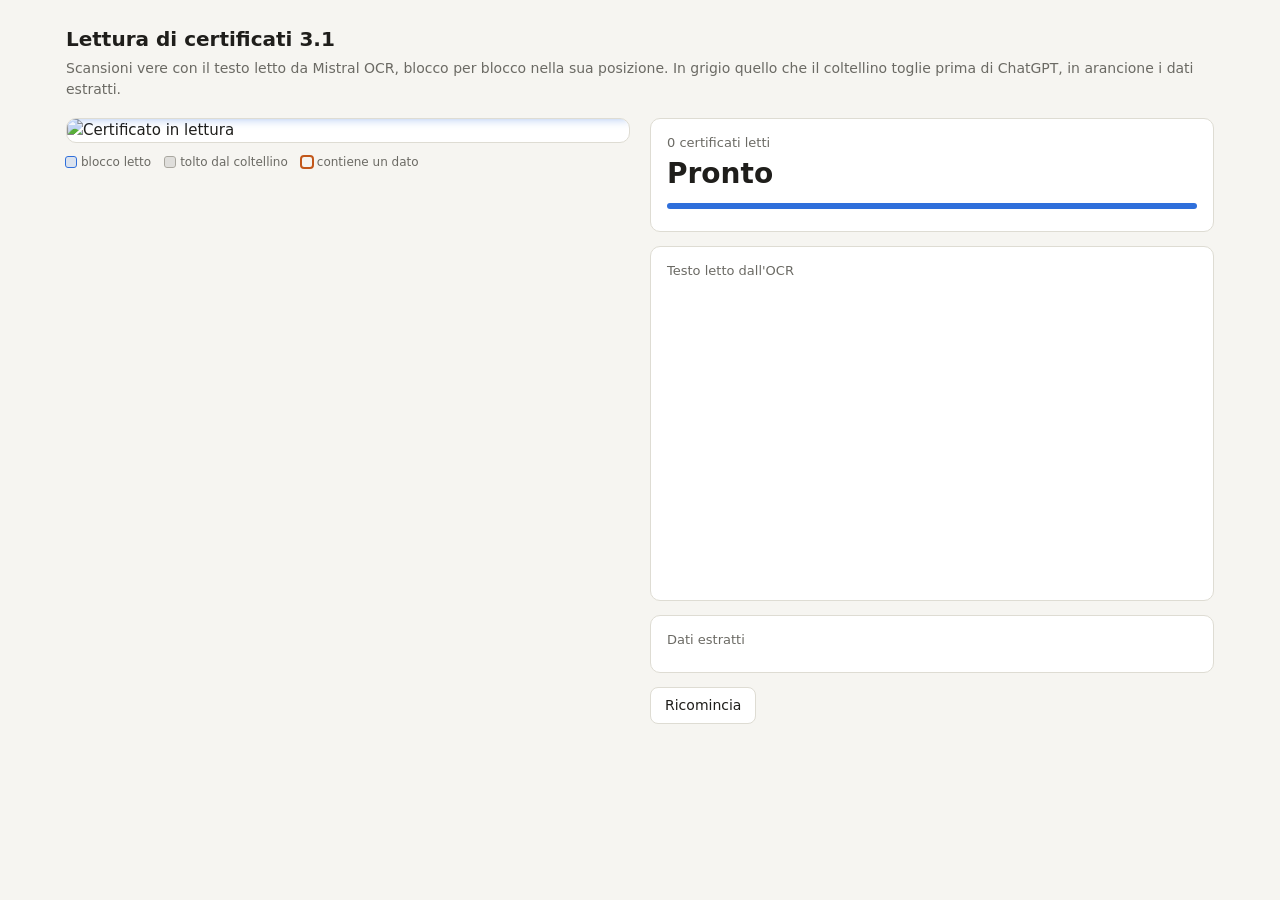
<file: esperimenti/demo_attesa/modello_ocr.html>
<!doctype html>
<html lang="it">
<head>
<meta charset="utf-8">
<meta name="viewport" content="width=device-width, initial-scale=1">
<title>Lettura certificato 3.1</title>
<style>
:root{--bg:#f6f5f1;--card:#fff;--ink:#1f1e1b;--mut:#6b6a64;--line:#dedcd3;--acc:#2f6fdb;--hl:rgba(47,111,219,.14);--key:#c2571a;--key-bg:#fbeee5;--via:#a9a79f;--ok:#2e7d4f}
@media (prefers-color-scheme:dark){:root:not([data-theme="light"]){--bg:#1b1b19;--card:#252523;--ink:#ecebe6;--mut:#a3a29b;--line:#3a3a36;--acc:#7aa7f2;--hl:rgba(122,167,242,.2);--key:#f0a070;--key-bg:#3d2a1e;--via:#6b6a64;--ok:#78c497}}
:root[data-theme="dark"]{--bg:#1b1b19;--card:#252523;--ink:#ecebe6;--mut:#a3a29b;--line:#3a3a36;--acc:#7aa7f2;--hl:rgba(122,167,242,.2);--key:#f0a070;--key-bg:#3d2a1e;--via:#6b6a64;--ok:#78c497}
*{box-sizing:border-box}
body{margin:0;background:var(--bg);color:var(--ink);font:15px/1.5 system-ui,-apple-system,"Segoe UI",sans-serif}
main{max-width:1180px;margin:0 auto;padding:24px 16px}
h1{font-size:20px;font-weight:600;margin:0 0 4px}
.sub{color:var(--mut);margin:0 0 18px;font-size:14px}
.grid{display:grid;grid-template-columns:minmax(0,1fr) minmax(0,1fr);gap:20px}
@media(max-width:800px){.grid{grid-template-columns:1fr}}
.pagina{position:relative;background:var(--card);border:1px solid var(--line);border-radius:10px;overflow:hidden}
.pagina img{display:block;width:100%;height:auto;transition:opacity .4s}
.blocco{position:absolute;border-radius:3px;background:var(--hl);outline:1px solid var(--acc);transition:background .3s}
.blocco.via{background:rgba(120,120,120,.18);outline-color:var(--via)}
.blocco.dato{background:none;outline:2px solid var(--key)}
.scan{position:absolute;left:0;right:0;height:2px;background:var(--acc);box-shadow:0 0 14px 3px var(--acc);pointer-events:none}
.lato{display:flex;flex-direction:column;gap:14px;min-width:0}
.card{background:var(--card);border:1px solid var(--line);border-radius:10px;padding:14px 16px}
.eta{font-size:28px;font-weight:600;font-variant-numeric:tabular-nums}
.bar{height:6px;border-radius:3px;background:var(--line);overflow:hidden;margin-top:8px}
.bar i{display:block;height:100%;width:0;background:var(--acc);transition:width .3s}
.mut{color:var(--mut);font-size:13px}
.testo{height:300px;overflow:hidden;font-family:ui-monospace,Consolas,monospace;font-size:12px;line-height:1.45}
.testo div{white-space:nowrap;overflow:hidden;text-overflow:ellipsis;animation:entra .3s ease-out}
.testo div.via{color:var(--via);text-decoration:line-through}
.testo div.k{color:var(--key)}
@keyframes entra{from{opacity:0;transform:translateX(-10px)}to{opacity:1;transform:none}}
@media (prefers-reduced-motion:reduce){.testo div{animation:none}.scan{box-shadow:none}}
.dati{display:flex;flex-wrap:wrap;gap:6px}
.dato{font-size:13px;padding:3px 8px;border-radius:6px;background:var(--key-bg);color:var(--key);animation:entra .3s ease-out}
.dato b{font-weight:600;margin-right:4px}
.leg{display:flex;gap:14px;flex-wrap:wrap;font-size:12px;color:var(--mut);margin-top:10px}
.leg span::before{content:"";display:inline-block;width:10px;height:10px;border-radius:2px;margin-right:5px;vertical-align:-1px}
.l1::before{background:var(--hl);outline:1px solid var(--acc)}.l2::before{background:rgba(120,120,120,.18);outline:1px solid var(--via)}.l3::before{outline:2px solid var(--key)}
.num{font-variant-numeric:tabular-nums}
button{font:inherit;font-size:14px;padding:7px 14px;border-radius:8px;border:1px solid var(--line);background:var(--card);color:var(--ink);cursor:pointer}
</style>
</head>
<body>
<main>
<h1>Lettura di certificati 3.1</h1>
<p class="sub">Scansioni vere con il testo letto da Mistral OCR, blocco per blocco nella sua posizione. In grigio quello che il coltellino toglie prima di ChatGPT, in arancione i dati estratti.</p>
<div class="grid">
  <div>
    <div class="pagina" id="pagina"><img id="img" alt="Certificato in lettura"><div class="scan" id="scan"></div></div>
    <div class="leg"><span class="l1">blocco letto</span><span class="l2">tolto dal coltellino</span><span class="l3">contiene un dato</span></div>
  </div>
  <div class="lato">
    <div class="card">
      <div class="mut" id="cosa">Preparazione…</div>
      <div class="eta" id="eta">stima in corso…</div>
      <div class="bar"><i id="pb"></i></div>
      <div class="mut num" id="taglio" style="margin-top:8px"></div>
    </div>
    <div class="card"><div class="mut" style="margin-bottom:6px">Testo letto dall'OCR</div><div class="testo" id="testo"></div></div>
    <div class="card"><div class="mut" style="margin-bottom:8px">Dati estratti</div><div class="dati" id="dati"></div></div>
    <div><button id="ancora">Ricomincia</button></div>
  </div>
</div>
</main>
<script>
const PAGINE = /*PAGINE*/[];
const $ = id => document.getElementById(id);
const pausa = ms => new Promise(r => setTimeout(r, ms));
let giro = 0;

function riga(testo, classe) {
  const d = document.createElement("div");
  d.textContent = testo;
  if (classe) d.className = classe;
  $("testo").prepend(d);
  while ($("testo").children.length > 22) $("testo").lastChild.remove();
}

async function leggi(p, i, mio, inizio) {
  const pag = $("pagina");
  pag.querySelectorAll(".blocco").forEach(b => b.remove());
  $("img").style.opacity = 0;
  await pausa(300);
  $("img").src = p.img;
  $("img").style.opacity = 1;
  $("cosa").textContent = `Pagina ${i + 1} di ${PAGINE.length} · ${p.tipo}`;
  $("taglio").textContent = `Testo OCR ${p.caratteri[0]} caratteri → ${p.caratteri[1]} dopo il coltellino (−${Math.round(100 - p.caratteri[1] * 100 / p.caratteri[0])}%)`;
  const durata = 5500;
  const t0 = performance.now();
  let k = 0;
  while (true) {
    if (mio !== giro) return;
    const f = Math.min(1, (performance.now() - t0) / durata);
    $("scan").style.top = f * 100 + "%";
    while (k < p.blocchi.length && p.blocchi[k].box[1] <= f * 1000) {
      const b = p.blocchi[k++];
      const tenuto = b.righe.some(r => r[1]);
      const el = document.createElement("div");
      el.className = "blocco" + (b.dati.length ? " dato" : tenuto ? "" : " via");
      const [x0, y0, x1, y1] = b.box;
      Object.assign(el.style, {left: x0 / 10 + "%", top: y0 / 10 + "%", width: (x1 - x0) / 10 + "%", height: (y1 - y0) / 10 + "%"});
      pag.appendChild(el);
      for (const [testo, ok] of b.righe.slice(0, 8)) {
        riga(testo, ok ? (b.dati.some(d => testo.toLowerCase().includes(d[1].toLowerCase())) ? "k" : "") : "via");
        await pausa(45);
      }
      for (const [campo, valore] of b.dati) {
        const d = document.createElement("span");
        d.className = "dato";
        d.innerHTML = `<b>${campo.replace("_", " ")}</b>`;
        d.append(valore);
        $("dati").append(d);
      }
    }
    const fatto = i + f;
    const resto = Math.round(((performance.now() - inizio) / fatto) * (PAGINE.length - fatto) / 1000);
    $("eta").textContent = fatto < 0.3 ? "stima in corso…" : resto > 0 ? `circa ${resto} s` : "quasi fatto";
    $("pb").style.width = (fatto / PAGINE.length) * 100 + "%";
    if (f >= 1 && k >= p.blocchi.length) break;
    await pausa(30);
  }
  await pausa(1200);
}

async function avvia() {
  const mio = ++giro;
  $("testo").innerHTML = "";
  const inizio = performance.now();
  for (let i = 0; i < PAGINE.length; i++) {
    $("dati").innerHTML = "";
    await leggi(PAGINE[i], i, mio, inizio);
    if (mio !== giro) return;
  }
  $("eta").textContent = "Pronto";
  $("cosa").textContent = `${PAGINE.length} certificati letti`;
  $("pb").style.width = "100%";
  $("scan").style.top = "-10px";
}

$("ancora").onclick = avvia;
avvia();
</script>
</body>
</html>
</file>
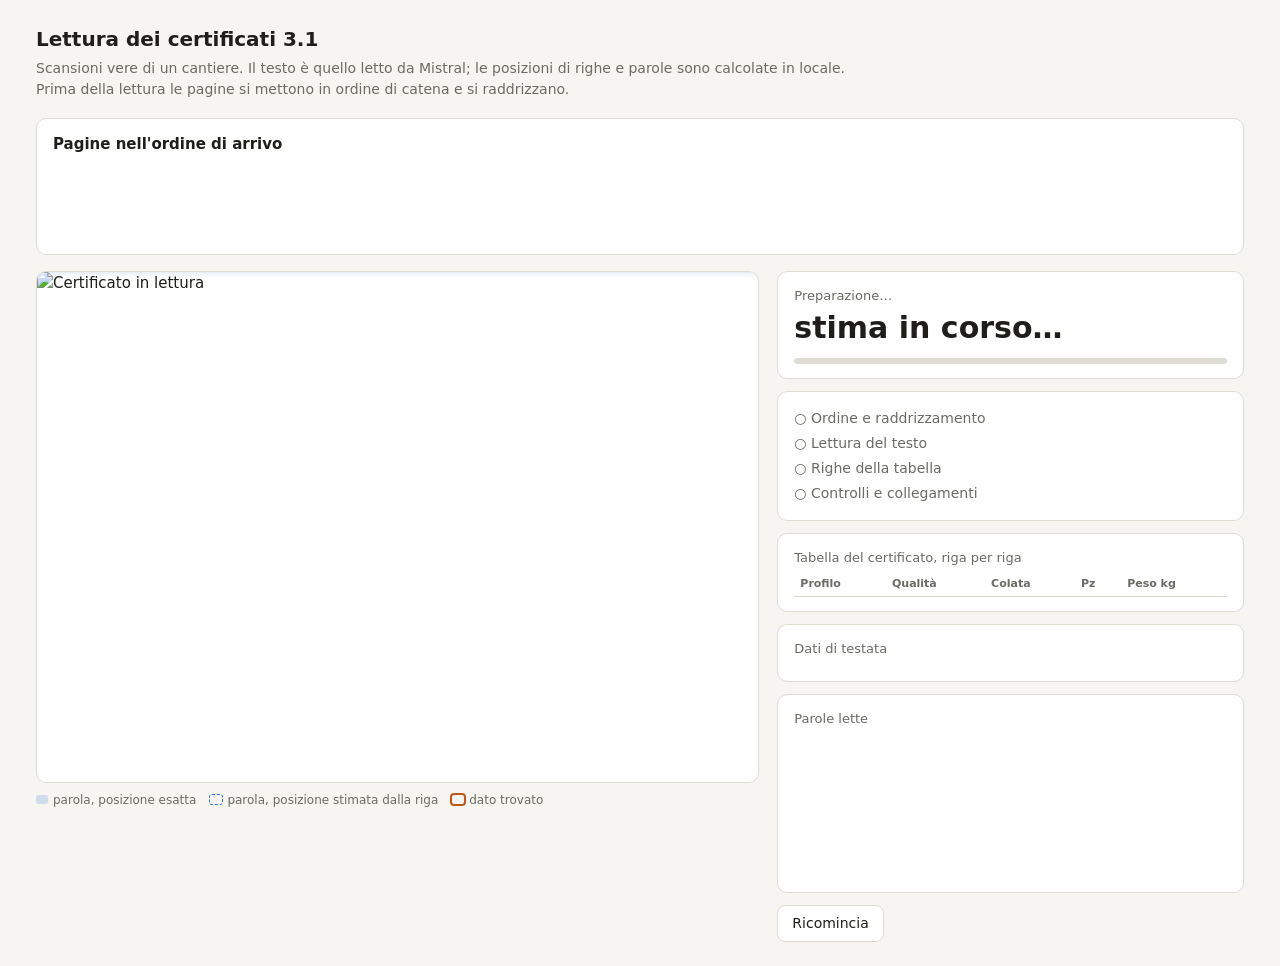
<file: esperimenti/demo_attesa/modello_parole.html>
<!doctype html>
<html lang="it">
<head>
<meta charset="utf-8">
<meta name="viewport" content="width=device-width, initial-scale=1">
<title>Lettura certificati 3.1</title>
<style>
:root{--bg:#f6f5f1;--card:#fff;--ink:#1f1e1b;--mut:#6b6a64;--line:#dedcd3;--acc:#2f6fdb;--acc-bg:#e6effc;--ok:#2e7d4f;--hl:rgba(47,111,219,.18);--key:#c2571a;--key-bg:#fbeee5;--bad:#c0392b
  ;--f-packing_costruttore:#6e3ad6;--f-ddt:#2f6fdb;--f-certificato_31:#2e7d4f;--f-dop_ce_prodotto:#c2571a;--f-dop_costruttore:#0a7c86;--f-lettera_accompagnamento:#5e5ce6;--f-da_escludere:#9a988f;--f-illeggibile:#c0392b}
@media (prefers-color-scheme:dark){:root:not([data-theme="light"]){--bg:#1b1b19;--card:#252523;--ink:#ecebe6;--mut:#a3a29b;--line:#3a3a36;--acc:#7aa7f2;--acc-bg:#24324a;--ok:#78c497;--hl:rgba(122,167,242,.25);--key:#f0a070;--key-bg:#3d2a1e;--bad:#ff7b6b
  ;--f-packing_costruttore:#bf9cff;--f-ddt:#7aa7f2;--f-certificato_31:#78c497;--f-dop_ce_prodotto:#f0a070;--f-dop_costruttore:#5ad8e6;--f-lettera_accompagnamento:#a5a3ff;--f-da_escludere:#77766f;--f-illeggibile:#ff7b6b}}
:root[data-theme="dark"]{--bg:#1b1b19;--card:#252523;--ink:#ecebe6;--mut:#a3a29b;--line:#3a3a36;--acc:#7aa7f2;--acc-bg:#24324a;--ok:#78c497;--hl:rgba(122,167,242,.25);--key:#f0a070;--key-bg:#3d2a1e;--bad:#ff7b6b
  ;--f-packing_costruttore:#bf9cff;--f-ddt:#7aa7f2;--f-certificato_31:#78c497;--f-dop_ce_prodotto:#f0a070;--f-dop_costruttore:#5ad8e6;--f-lettera_accompagnamento:#a5a3ff;--f-da_escludere:#77766f;--f-illeggibile:#ff7b6b}
*{box-sizing:border-box}
body{margin:0;background:var(--bg);color:var(--ink);font:15px/1.5 system-ui,-apple-system,"Segoe UI",sans-serif}
main{max-width:1240px;margin:0 auto;padding:24px 16px}
h1{font-size:20px;font-weight:600;margin:0 0 4px}
.sub{color:var(--mut);margin:0 0 18px;font-size:14px;max-width:820px}
.card{background:var(--card);border:1px solid var(--line);border-radius:10px;padding:14px 16px}
.mut{color:var(--mut);font-size:13px}
.num{font-variant-numeric:tabular-nums}

/* ordine di catena */
.catena{margin-bottom:16px}
.catena .testa{display:flex;justify-content:space-between;gap:12px;align-items:baseline;flex-wrap:wrap}
.fila{position:relative;height:74px;margin-top:10px}
.foglio{position:absolute;top:22px;width:26px;height:36px;border-radius:4px;background:var(--card);border:2px solid var(--fc);
  transition:left .9s cubic-bezier(.2,.8,.2,1),transform .5s,box-shadow .3s;display:grid;place-items:center;font-size:9px;color:var(--mut)}
.foglio::after{content:"";position:absolute;left:4px;right:4px;top:6px;height:2px;background:var(--fc);opacity:.5;box-shadow:0 5px 0 var(--fc),0 10px 0 var(--fc)}
.foglio.qui{transform:translateY(-6px);box-shadow:0 0 0 3px var(--acc-bg)}
.foglio.girato{transform:rotate(-90deg) scale(.85)}
.etich{position:absolute;top:0;font-size:11px;color:var(--fc);white-space:nowrap;opacity:0;transition:opacity .5s}
.etich.on{opacity:1}
.vuoto{position:absolute;top:22px;height:36px;border:2px dashed var(--bad);border-radius:4px;color:var(--bad);font-size:10px;line-height:1.2;
  display:grid;place-items:center;text-align:center;padding:0 4px;opacity:0;transition:opacity .5s}
.vuoto.on{opacity:1}

.grid{display:grid;grid-template-columns:minmax(0,1.55fr) minmax(0,1fr);gap:18px}
@media(max-width:900px){.grid{grid-template-columns:1fr}}
.vista{position:relative;background:var(--card);border:1px solid var(--line);border-radius:10px;overflow:hidden;aspect-ratio:var(--ar,1.41)}
.ruota{position:absolute;inset:0;transition:transform 1.1s cubic-bezier(.2,.8,.2,1)}
.ruota img{display:block;width:100%;height:100%}
.box{position:absolute;border-radius:2px;background:var(--hl);animation:acc .35s ease-out}
.box.st{background:none;outline:1px dashed var(--acc);outline-offset:0}
.box.k{background:rgba(194,87,26,.12);outline:2px solid var(--key);outline-offset:1px}
@keyframes acc{from{opacity:0;transform:scale(1.25)}to{opacity:1;transform:none}}
.scan{position:absolute;left:0;right:0;height:2px;background:var(--acc);box-shadow:0 0 12px 2px var(--acc);opacity:.9;pointer-events:none;top:-10px}
.nastro{position:absolute;left:0;right:0;pointer-events:none;background:linear-gradient(90deg,transparent,rgba(194,87,26,.10),transparent);border-top:1px solid rgba(194,87,26,.35);border-bottom:1px solid rgba(194,87,26,.35);opacity:0;transition:opacity .4s}
.nastro.on{opacity:1}
.badge{position:absolute;left:12px;top:12px;font-size:12px;padding:4px 10px;border-radius:999px;background:var(--card);border:1px solid var(--line);opacity:0;transition:opacity .4s}
.badge.on{opacity:1}
.leg{display:flex;gap:14px;flex-wrap:wrap;font-size:12px;color:var(--mut);margin-top:8px}
.leg span::before{content:"";display:inline-block;width:12px;height:9px;border-radius:2px;margin-right:5px;vertical-align:0}
.l1::before{background:var(--hl)}.l2::before{outline:1px dashed var(--acc)}.l3::before{outline:2px solid var(--key)}

.lato{display:flex;flex-direction:column;gap:12px;min-width:0}
.eta{font-size:30px;font-weight:600;font-variant-numeric:tabular-nums}
.bar{height:6px;border-radius:3px;background:var(--line);overflow:hidden;margin-top:8px}
.bar i{display:block;height:100%;width:0;background:var(--acc);transition:width .3s}
.fasi div{padding:2px 0;color:var(--mut);font-size:14px}
.fasi div.on{color:var(--ink);font-weight:600}.fasi div.ok{color:var(--ok)}
.flusso{height:150px;overflow:hidden;font-family:ui-monospace,Consolas,monospace;font-size:13px}
.flusso div{animation:entra .3s ease-out;white-space:nowrap;overflow:hidden;text-overflow:ellipsis}
.flusso div b{font-family:system-ui,sans-serif;font-weight:600;font-size:11px;margin-left:6px}
@keyframes entra{from{opacity:0;transform:translateX(-12px)}to{opacity:1;transform:none}}
table{width:100%;border-collapse:collapse;font-size:13px}
th{font-size:11px;font-weight:600;color:var(--mut);text-align:left;padding:4px 6px;border-bottom:1px solid var(--line)}
td{padding:5px 6px;border-bottom:1px solid var(--line);font-variant-numeric:tabular-nums;white-space:nowrap}
tr.r{animation:entra .35s ease-out}
tr.qui td{background:var(--key-bg)}
td span{color:var(--line)}
td.v{color:var(--key);font-weight:600;animation:entra .3s ease-out}
td small{display:block;color:var(--mut);font-weight:400;font-size:10.5px}
.dati{display:flex;flex-wrap:wrap;gap:6px}
.dato{font-size:13px;padding:3px 8px;border-radius:6px;background:var(--key-bg);color:var(--key);animation:entra .3s ease-out}
.dato b{font-weight:600;margin-right:4px}
.tempi{font-size:12px;color:var(--mut);margin-top:10px;line-height:1.5}
button{font:inherit;font-size:14px;padding:7px 14px;border-radius:8px;border:1px solid var(--line);background:var(--card);color:var(--ink);cursor:pointer}
@media (prefers-reduced-motion:reduce){*{animation:none!important;transition:none!important}.scan{display:none}}
</style>
</head>
<body>
<main>
<h1>Lettura dei certificati 3.1</h1>
<p class="sub">Scansioni vere di un cantiere. Il testo è quello letto da Mistral; le posizioni di righe e parole sono calcolate in locale. Prima della lettura le pagine si mettono in ordine di catena e si raddrizzano.</p>

<div class="card catena">
  <div class="testa"><div><b id="ctitolo">Pagine nell'ordine di arrivo</b> <span class="mut" id="cnota"></span></div><span class="mut" id="czip"></span></div>
  <div class="fila" id="fila"></div>
</div>

<div class="grid">
  <div>
    <div class="vista" id="vista"><div class="ruota" id="ruota"><img id="img" alt="Certificato in lettura"></div><div class="scan" id="scan"></div><div class="badge" id="badge"></div></div>
    <div class="leg"><span class="l1">parola, posizione esatta</span><span class="l2">parola, posizione stimata dalla riga</span><span class="l3">dato trovato</span></div>
    <div class="tempi" id="tempi"></div>
  </div>
  <div class="lato">
    <div class="card">
      <div class="mut" id="cosa">Preparazione…</div>
      <div class="eta" id="eta">stima in corso…</div>
      <div class="bar"><i id="pb"></i></div>
    </div>
    <div class="card fasi" id="fasi"><div>○ Ordine e raddrizzamento</div><div>○ Lettura del testo</div><div>○ Righe della tabella</div><div>○ Controlli e collegamenti</div></div>
    <div class="card"><div class="mut" style="margin-bottom:4px">Tabella del certificato, riga per riga</div>
      <table><thead><tr><th>Profilo</th><th>Qualità</th><th>Colata</th><th>Pz</th><th>Peso kg</th></tr></thead><tbody id="tab"></tbody></table></div>
    <div class="card"><div class="mut" style="margin-bottom:8px">Dati di testata</div><div class="dati" id="dati"></div></div>
    <div class="card"><div class="mut">Parole lette</div><div class="flusso" id="flusso"></div></div>
    <div><button id="ancora">Ricomincia</button></div>
  </div>
</div>
</main>
<script>
const DATI = /*DATI*/{};
const $ = id => document.getElementById(id);
const pausa = ms => new Promise(r => setTimeout(r, ms));
const PAGINE = DATI.pagine;
const CAMPO_TAB = {"profilo": 0, "qualità": 1, "colata": 2, "pezzi": 3, "peso kg": 4};
const CHIAVE_VOCE = ["profilo", "qualita", "colata", "pezzi", "peso"];
let giro = 0;

function fasi(k) {
  [...$("fasi").children].forEach((d, i) => {
    const t = d.textContent.slice(2);
    d.className = i < k ? "ok" : i === k ? "on" : "";
    d.textContent = (i < k ? "✓ " : i === k ? "● " : "○ ") + t;
  });
}

/* ---------- ordine di catena: da ordine di arrivo a catena, stesso ordine dello ZIP ---------- */
function disegnaFila() {
  const fila = $("fila");
  fila.innerHTML = "";
  const passo = 100 / (DATI.ordine.length + 9);  // in % della fila: regge qualunque larghezza
  const evid = new Set(PAGINE.map(p => p.pid));
  DATI.ordine.slice().sort((a, b) => a.arrivo - b.arrivo).forEach(v => {
    const f = document.createElement("div");
    f.className = "foglio" + (evid.has(v.pid) ? " girato" : "");
    f.id = "f-" + v.pid;
    f.style.setProperty("--fc", `var(--f-${v.fam})`);
    f.style.left = v.arrivo * passo + "%";
    f.title = `${v.pid} · ${DATI.nomi[v.fam] || v.fam}`;
    fila.appendChild(f);
  });
  return passo;
}

async function ordina(mio) {
  const passo = disegnaFila();
  $("ctitolo").textContent = "Pagine nell'ordine di arrivo";
  $("cnota").textContent = `· ${DATI.ordine.length} pagine`;
  $("czip").textContent = "";
  fasi(0);
  await pausa(900);
  if (mio !== giro) return;
  // posizioni in ordine di catena, con uno spazio tra una famiglia e l'altra
  let x = 0, prima = null;
  const presenti = new Set(DATI.ordine.map(v => v.fam));
  const fila = $("fila");
  for (const fam of DATI.catena) {
    const pagine = DATI.ordine.filter(v => v.fam === fam);
    if (!pagine.length && !["packing_costruttore", "ddt", "certificato_31"].includes(fam)) continue;
    if (prima !== null) x += passo * 0.6;
    const e = document.createElement("div");
    e.className = "etich";
    e.style.setProperty("--fc", `var(--f-${fam})`);
    e.style.left = x + "%";
    e.textContent = `${DATI.nomi[fam]} ${pagine.length || ""}`;
    fila.appendChild(e);
    if (!pagine.length) {  // famiglia della catena che manca: si vede subito
      const v = document.createElement("div");
      v.className = "vuoto";
      v.style.left = x + "%";
      v.style.width = passo * 2.4 + "%";
      v.textContent = "manca";
      fila.appendChild(v);
      setTimeout(() => v.classList.add("on"), 700);
      x += passo * 2.6;
    }
    for (const v of pagine) {
      $("f-" + v.pid).style.left = x + "%";
      x += passo;
    }
    setTimeout(() => e.classList.add("on"), 500);
    prima = fam;
  }
  $("ctitolo").textContent = "Pagine in ordine di catena";
  $("cnota").textContent = "· tabella → DDT → certificati 3.1 → DoP";
  $("czip").textContent = "Stesso ordine nello ZIP scaricato";
  await pausa(1300);
}

/* ---------- lettura di una pagina ---------- */
function raddrizza(p, subito) {
  const r = $("ruota");
  r.style.transition = subito ? "none" : "";
  // la pagina arriva com'era nella scansione (girata) e si raddrizza davanti all'utente
  const s = Math.min(1, p.h / p.w) * 0.98;
  r.style.transform = subito ? `rotate(${-p.giro - p.incl}deg) scale(${s})` : "none";
}

async function leggi(p, i, mio, inizio) {
  const vista = $("vista"), scan = $("scan");
  vista.style.setProperty("--ar", p.w / p.h);
  vista.querySelectorAll(".box,.nastro").forEach(b => b.remove());
  $("img").src = p.img;
  raddrizza(p, true);
  scan.style.top = "-10px";
  [...document.querySelectorAll(".foglio")].forEach(f => f.classList.remove("qui"));
  const f = $("f-" + p.pid);
  if (f) f.classList.add("qui");
  $("cosa").textContent = `Pagina ${i + 1} di ${PAGINE.length} · ${p.tipo} · ${p.pid}`;
  $("badge").textContent = `Raddrizzata: girata di ${Math.abs(p.giro)}°, inclinazione ${String(p.incl).replace(".", ",")}°`;
  fasi(0);
  await pausa(600);
  if (mio !== giro) return;
  raddrizza(p, false);
  if (f) f.classList.remove("girato");
  $("badge").classList.add("on");
  await pausa(1200);
  if (mio !== giro) return;
  $("badge").classList.remove("on");
  $("tab").innerHTML = "";
  $("dati").innerHTML = "";
  fasi(1);

  const parole = [...p.parole].sort((a, b) => a[1] - b[1] || a[0] - b[0]);
  const righe = p.voci.map(v => ({...v, tr: null}));
  const durata = 2600 + parole.length * 16;
  const t0 = performance.now();
  let k = 0;
  while (k < parole.length) {
    if (mio !== giro) return;
    const fr = Math.min(1, (performance.now() - t0) / durata);
    const y = fr * 1000;
    scan.style.top = fr * 100 + "%";
    // righe della tabella: compaiono quando la barra arriva alla loro altezza
    for (const v of righe) {
      if (!v.tr && v.y - 3 <= y) {
        fasi(2);
        v.tr = document.createElement("tr");
        v.tr.className = "r qui";
        v.tr.innerHTML = "<td><span>…</span></td>".repeat(5);
        $("tab").appendChild(v.tr);
        const n = document.createElement("div");
        n.className = "nastro on";
        n.style.top = (v.y - 4) / 10 + "%";
        n.style.height = 6.4 + "%";
        vista.appendChild(n);
        setTimeout(() => { n.classList.remove("on"); v.tr.classList.remove("qui"); }, 1600);
      }
    }
    while (k < parole.length && parole[k][1] <= y) {
      const [x0, y0, x1, y1, testo, et, esatta, rt, lid] = parole[k++];
      const b = document.createElement("div");
      b.className = "box" + (et ? " k" : esatta ? "" : " st");
      Object.assign(b.style, {left: x0 / 10 + "%", top: y0 / 10 + "%", width: (x1 - x0) / 10 + "%", height: (y1 - y0) / 10 + "%"});
      vista.appendChild(b);
      const riga = document.createElement("div");
      riga.textContent = testo;
      if (et && et !== "·") {
        riga.style.color = "var(--key)";
        const lab = document.createElement("b");
        lab.textContent = et;
        riga.appendChild(lab);
        const v = righe.find(v => v.righe.includes(rt));
        if (v && et in CAMPO_TAB && !v.tr) v.y = -1;  // la parola arriva prima della riga: la riga si crea al giro dopo
        if (v && et in CAMPO_TAB && !v.tr) { k--; vista.removeChild(b); break; }
        if (v && et in CAMPO_TAB && v.tr) {
          const td = v.tr.children[CAMPO_TAB[et]];
          const valore = v[CHIAVE_VOCE[CAMPO_TAB[et]]] || testo;
          td.className = "v";
          td.textContent = valore;
          const letto = testo.replace(/^No\.?\s*/i, "");
          if (et === "qualità" && !valore.startsWith(letto)) {  // l'OCR ha letto una lettera per una cifra
            const s = document.createElement("small");
            s.textContent = `letto «${letto}»`;
            td.appendChild(s);
          }
        } else if (!(et in CAMPO_TAB)) {
          const d = document.createElement("span");
          d.className = "dato";
          d.innerHTML = `<b>${et}</b>`;
          d.append(testo + p.parole.filter(q => q[5] === "·" && q[8] === lid).sort((a, b) => a[0] - b[0]).map(q => " " + q[4]).join(""));
          $("dati").append(d);
        }
      } else if (et === "·") {
        riga.style.color = "var(--key)";
      }
      $("flusso").prepend(riga);
      if ($("flusso").children.length > 16) $("flusso").lastChild.remove();
    }
    const fatto = i + fr;
    const resto = Math.round(((performance.now() - inizio) / Math.max(fatto, 0.3)) * (PAGINE.length - fatto) / 1000);
    $("eta").textContent = fatto < 0.3 ? "stima in corso…" : resto > 0 ? `circa ${resto} s` : "quasi fatto";
    $("pb").style.width = (fatto / PAGINE.length) * 100 + "%";
    await pausa(30);
  }
  fasi(3);
  const [tr, tt, tp] = p.tempi;
  const esatte = p.parole.filter(q => q[6]).length;
  $("tempi").textContent = `${p.parole.length} parole, ${esatte} con posizione esatta (Tesseract), le altre stimate dalla riga. ` +
    `Calcolo in locale: raddrizzamento ${tr} s · righe e celle ${tp} s · parole ${tt} s, in parallelo alla lettura.`;
  await pausa(2200);
}

async function avvia() {
  const mio = ++giro;
  $("flusso").innerHTML = "";
  $("tab").innerHTML = "";
  $("dati").innerHTML = "";
  $("tempi").textContent = "";
  $("pb").style.width = "0";
  $("eta").textContent = "stima in corso…";
  await ordina(mio);
  if (mio !== giro) return;
  const inizio = performance.now();
  for (let i = 0; i < PAGINE.length; i++) {
    await leggi(PAGINE[i], i, mio, inizio);
    if (mio !== giro) return;
  }
  fasi(4);
  $("eta").textContent = "Pronto";
  $("cosa").textContent = `${PAGINE.length} certificati letti · ${PAGINE.reduce((n, p) => n + p.voci.length, 0)} righe di tabella con colata`;
  $("pb").style.width = "100%";
  $("scan").style.top = "-10px";
  document.querySelectorAll(".foglio").forEach(f => f.classList.remove("qui"));
}

$("ancora").onclick = avvia;
avvia();
</script>
</body>
</html>
</file>
<file: docs/guide.css>
:root{--bg:#0b1119;--panel:#121d29;--soft:#192736;--text:#eaf1f7;--muted:#a2b2c3;--line:#ffffff18;--accent:#69e5c5;--blue:#80bfff;--radius:22px;color-scheme:dark;font-family:ui-sans-serif,system-ui,-apple-system,BlinkMacSystemFont,'Segoe UI',sans-serif;scroll-behavior:smooth}*{box-sizing:border-box}body{margin:0;background:var(--bg);color:var(--text);font-size:16px;line-height:1.65}button,input,a{-webkit-tap-highlight-color:transparent}a{color:inherit;text-decoration:none}button{font:inherit;color:inherit;cursor:pointer}button:disabled{opacity:.45;cursor:default}a:focus-visible,button:focus-visible,input:focus-visible,summary:focus-visible,[tabindex]:focus-visible{outline:3px solid var(--accent);outline-offset:5px}.skip{position:absolute;top:-100px;left:20px;padding:10px;background:var(--accent);color:var(--bg);z-index:100}.skip:focus{top:10px}.header{max-width:1440px;margin:auto;padding:30px 5%;display:flex;align-items:center;justify-content:space-between;border-bottom:1px solid var(--line);gap:30px}.brand{display:flex;align-items:center;gap:12px;font-size:21px;font-weight:650;letter-spacing:-.7px;white-space:nowrap}.brand svg{width:41px;fill:none;stroke:var(--accent);stroke-width:2}.brand small{display:block;font-size:10px;font-weight:400;letter-spacing:.7px;color:var(--muted)}nav{display:flex;gap:24px}nav a{font-size:13px;color:var(--muted)}nav a:hover{color:var(--accent)}.contact-link{color:var(--accent)}main{max-width:1320px;padding:0 4%;margin:auto}.hero{display:grid;grid-template-columns:1fr 1.1fr;gap:60px;align-items:center;padding:88px 0 72px}.eyebrow{font-size:11px;letter-spacing:2.2px;font-weight:650;color:var(--accent);margin:0 0 22px;display:flex;align-items:center;gap:8px}.dot{height:6px;width:6px;border-radius:50%;background:var(--accent)}h1,h2,h3,p{margin:0}h1{font-size:clamp(54px,5.8vw,88px);line-height:1.03;letter-spacing:-4px;font-weight:600}h1 em{font-style:normal;color:var(--accent)}.lead{font-size:19px;color:var(--muted);max-width:470px;line-height:1.65;margin:28px 0}.actions{display:flex;gap:12px;flex-wrap:wrap;margin-bottom:22px}.button{display:inline-flex;align-items:center;justify-content:center;gap:22px;background:var(--accent);color:#0b201b;border:1px solid transparent;border-radius:10px;padding:12px 19px;font-size:13px;font-weight:650}.button:hover{filter:brightness(1.09)}.button.secondary{background:transparent;color:var(--text);border-color:var(--line)}.micro{font-size:12px;color:var(--muted);line-height:1.7;margin:16px 0 0}.hero-visual{padding:28px;background:linear-gradient(145deg,#192a3b,#101922);border:1px solid #ffffff20;border-radius:24px;box-shadow:0 30px 100px #0004;transform:rotate(-1deg)}.visual-top{display:flex;justify-content:space-between;gap:12px;align-items:center}.live-label{font-size:9px;letter-spacing:1.5px;color:var(--muted)}.demo-tag{font-size:9px;padding:4px 8px;border:1px solid var(--line);border-radius:5px;color:var(--muted);white-space:nowrap}.material{display:flex;align-items:center;gap:17px;margin:30px 0}.beam{font-family:Georgia,serif;font-size:60px;line-height:1;color:#6b8397;background:#263847;width:72px;text-align:center;border-radius:10px;text-shadow:3px 3px #0d161e}.material small{font-size:8px;letter-spacing:1.8px;color:var(--muted)}.material h2{font-size:25px;line-height:1.4}.material p{font-size:11px;color:var(--muted)}.material .status{margin-left:auto}.status{display:inline-flex;border-radius:6px;background:#a2b2c317;color:var(--muted);font-size:9px;letter-spacing:.4px;font-weight:700;padding:5px 8px;white-space:nowrap}.green{color:#77e4bd;background:#43e6a21c}.blue{color:#7bc2fc;background:#168ee91c}.amber{color:#ffcd75;background:#efab251c}.red{color:#ff9898;background:#f667671c}.flow-line{display:flex;align-items:center;justify-content:space-between;gap:7px;font-size:11px;color:var(--muted);padding:15px 0;border-top:1px solid var(--line);border-bottom:1px solid var(--line)}.flow-line i{color:var(--accent);font-style:normal}.document-illustration{background:#e7ecef;color:#1c2b38;border-radius:9px;padding:22px 18px;margin-top:22px;position:relative;font-family:monospace;transform:rotate(1deg)}.doc-head{display:flex;justify-content:space-between;font-size:8px;font-weight:bold;padding-bottom:14px;border-bottom:1px solid #0002}.fake-lines{padding:12px 0;display:grid;gap:7px}.fake-lines i{height:4px;width:90%;background:#99a7b32b;border-radius:3px}.fake-lines i:nth-child(2){width:62%}.highlight{border:1px solid #17a37a;background:#55d6af28;padding:9px 6px;display:flex;justify-content:space-between;font-size:9px}.source-label{font:10px system-ui;color:#07745c;display:block;margin-top:8px}.intro-strip{display:flex;justify-content:space-between;padding:25px 0;border-block:1px solid var(--line);color:var(--muted);font-size:12px;letter-spacing:.5px}.section{padding:90px 0;scroll-margin-top:20px;border-bottom:1px solid var(--line)}.section-intro{max-width:760px;margin-bottom:38px}.section h2{font-size:clamp(30px,3.6vw,48px);line-height:1.15;letter-spacing:-1.7px;font-weight:550;margin-bottom:20px}.section p{color:var(--muted)}.chain-tabs{display:grid;grid-template-columns:repeat(4,1fr);gap:8px}.chain-tabs button{background:transparent;border:1px solid var(--line);border-radius:10px;text-align:left;padding:17px 20px;font-size:15px}.chain-tabs small{display:block;color:var(--muted);font-size:11px;margin-bottom:6px}.chain-tabs button[aria-selected=true]{border-color:var(--accent);background:#69e5c510}.chain-panel{display:grid;grid-template-columns:1.2fr 1fr;gap:40px;padding:38px;background:var(--panel);border:1px solid var(--line);border-radius:14px;margin:16px 0 32px;min-height:255px}.chain-panel h3{font-size:25px;margin:18px 0 12px;font-weight:550}.chain-panel p{font-size:14px}.source-example{border-left:2px solid var(--accent);padding:14px 0 14px 25px;align-self:center}.source-example small{display:block;font-size:9px;letter-spacing:2px;color:var(--muted)}.source-example code{display:block;font-size:12px;color:var(--accent);margin:14px 0}.source-example blockquote{margin:0;font-size:20px;font-weight:450;line-height:1.6}.outcomes{display:grid;grid-template-columns:repeat(4,1fr);gap:25px}.outcomes p{font-size:12px;margin-top:12px}.os-switch{display:inline-flex;background:var(--panel);padding:5px;border:1px solid var(--line);border-radius:10px;margin-bottom:30px}.os-switch button{border:0;background:transparent;padding:9px 30px;border-radius:7px;font-size:14px}.os-switch button[aria-selected=true]{background:var(--accent);color:var(--bg)}.install-layout{display:grid;grid-template-columns:1.5fr 1fr;gap:70px}ol{padding-left:24px;margin:0}li{padding-left:10px;margin-bottom:20px;font-size:15px}li::marker{color:var(--accent)}li span{display:block;color:var(--muted);font-size:13px;margin-top:4px}.command-block{margin:25px 0;background:#071018;border:1px solid var(--line);border-radius:10px;padding:16px}.command-block>span{font-size:10px;letter-spacing:1px;color:var(--muted)}.command-block>div{display:flex;justify-content:space-between;gap:15px;align-items:center;margin-top:12px}.command-block code{font-size:14px;color:var(--accent);overflow-wrap:anywhere}.command-block button{border:1px solid var(--line);border-radius:6px;background:var(--soft);padding:5px 12px;font-size:12px}.checklist{padding:28px;border:1px solid var(--line);border-radius:15px;background:var(--panel);align-self:start}.checklist h3{font-weight:550;font-size:23px}.checklist p{font-size:12px;margin:12px 0 22px}.checklist label{display:flex;gap:12px;align-items:center;font-size:14px;margin-bottom:18px;cursor:pointer}input[type=checkbox]{accent-color:var(--accent);width:18px;height:18px}progress{width:100%;height:6px;accent-color:var(--accent)}#check-label{font-size:11px;color:var(--muted)}details{border-top:1px solid var(--line);padding:22px 0;margin-top:25px}summary{cursor:pointer;font-size:14px}details p{font-size:13px;margin-top:18px;max-width:900px}.text-link{color:var(--accent);font-size:13px;display:inline-block;margin-top:15px;background:none;border:0;padding:0}.tour-heading{display:flex;max-width:none;justify-content:space-between;gap:30px;align-items:end}.audio-controls{max-width:270px;display:flex;flex-wrap:wrap;gap:10px}.audio-controls small{font-size:11px;color:var(--muted)}.audio-controls .text-link{margin:0}.tour-layout{display:grid;grid-template-columns:250px 1fr;gap:30px}#tour-nav{flex-direction:column;gap:6px}#tour-nav button{display:flex;text-align:left;align-items:center;gap:14px;border:0;background:none;padding:15px 12px;border-radius:10px;font-size:13px;color:var(--muted)}#tour-nav button span{font-size:10px;width:24px}#tour-nav button[aria-current=step]{background:var(--soft);color:var(--accent)}.tour-card{padding:30px;border:1px solid var(--line);border-radius:18px;background:var(--panel)}.tour-number{color:var(--accent);font-size:11px;letter-spacing:2px}.tour-card h3{font-size:29px;margin:10px 0 12px;line-height:1.25}.transcript{font-size:14px;min-height:72px}.tour-controls{display:flex;align-items:center;justify-content:space-between;gap:16px;margin-top:25px}.tour-controls span{font-size:11px;color:var(--muted)}#tour-media{margin-top:24px}#tour-media img{width:100%;display:block;border-radius:10px;border:1px solid var(--line)}.tour-example{border:1px solid var(--line);background:#0b1621;border-radius:12px;padding:26px}.tour-example small{font-size:10px;letter-spacing:2px;color:var(--muted)}.tour-example h4{font-size:19px;font-weight:500;margin:15px 0}.file-row{padding:12px 0;border-bottom:1px solid var(--line);font-size:13px;display:flex;justify-content:space-between;gap:12px}.file-row span{font-size:11px;color:var(--accent)}.example-answer{font-size:14px;color:var(--text);border-left:2px solid var(--accent);padding:12px 18px;margin-top:20px}.example-source{display:block;margin-top:15px;color:var(--accent);font:11px monospace}.update-flow{display:grid;grid-template-columns:repeat(3,1fr);gap:50px;margin-top:42px}.update-flow>div>span{display:flex;width:32px;height:32px;align-items:center;justify-content:center;border-radius:50%;border:1px solid var(--accent);color:var(--accent);font-size:12px;margin-bottom:20px}.update-flow h3{font-size:19px;font-weight:550;margin-bottom:12px}.update-flow p{font-size:14px}.license-grid{display:grid;grid-template-columns:repeat(3,1fr);gap:16px}.license-grid article{border:1px solid var(--line);border-radius:15px;padding:26px}.license-grid .chosen{border-color:#69e5c56b;background:#69e5c507}.license-grid h3{font-size:28px;margin:20px 0 16px}.license-grid p{font-size:13px}.license-grid a{color:var(--accent);font-size:12px;display:block;margin-top:20px}.privacy-grid{display:grid;grid-template-columns:1fr 1fr;gap:60px;margin-top:35px}.privacy h3{font-size:18px;margin-bottom:15px}.privacy p{font-size:14px}.contact{display:flex;align-items:center;justify-content:space-between;gap:60px}.contact h2{font-size:34px}.contact p{max-width:550px;font-size:14px}.contact>a{font-size:19px;color:var(--accent);white-space:nowrap}footer{max-width:1320px;padding:30px 4%;margin:auto;display:flex;gap:30px;justify-content:space-between;align-items:center;font-size:12px;color:var(--muted)}footer>a{color:var(--text);font-weight:650}footer button{border:0;background:transparent;color:var(--muted);font-size:12px}#toast{position:fixed;left:50%;bottom:25px;transform:translateX(-50%);background:var(--accent);color:var(--bg);border-radius:10px;padding:10px 20px;opacity:0;pointer-events:none;font-size:13px;transition:opacity .2s}#toast.show{opacity:1}
@media(max-width:1000px){.header nav{gap:15px}.header nav a{font-size:11px}.hero{gap:30px}.hero-visual{padding:20px}.material{gap:10px}.material .status{font-size:8px}.flow-line{font-size:9px}.install-layout{gap:35px}.contact{gap:25px}.contact>a{font-size:15px}}@media(max-width:760px){.header{flex-direction:column;align-items:flex-start;padding:20px 6%;gap:20px}.header nav{gap:18px;flex-wrap:wrap}.hero{grid-template-columns:1fr;padding:50px 0;gap:40px}.hero h1{font-size:68px}.hero-visual{transform:none}.hero-copy .lead{max-width:none}.intro-strip{gap:20px;font-size:10px}.section{padding:55px 0}.chain-tabs{grid-template-columns:repeat(2,1fr)}.chain-panel{grid-template-columns:1fr;padding:25px;gap:25px}.outcomes{grid-template-columns:1fr 1fr;gap:24px}.install-layout{grid-template-columns:1fr;gap:25px}.tour-heading{display:block}.audio-controls{margin-top:25px;max-width:none}.tour-layout{grid-template-columns:1fr;gap:16px}#tour-nav{display:grid;grid-template-columns:1fr 1fr;gap:4px}#tour-nav button{padding:10px;font-size:12px}.tour-card{padding:22px}.tour-controls .button{padding:10px 12px}.update-flow,.license-grid,.privacy-grid{grid-template-columns:1fr;gap:28px}.contact{display:block}.contact>a{display:block;margin-top:25px;font-size:17px}footer{flex-wrap:wrap;gap:15px}.section h2{letter-spacing:-1px}main{padding:0 6%}.visual-top{flex-wrap:wrap}.tour-card h3{font-size:24px}.contact h2{font-size:29px}.transcript{min-height:0}}@media(prefers-reduced-motion:reduce){:root{scroll-behavior:auto}*{transition:none!important}}@media print{body{background:white;color:#111}p,.micro{color:#333!important}.header nav,.actions,.audio-controls,.tour-controls,#tour-nav,.os-switch,#toast,footer button{display:none}.hero,.chain-panel,.install-layout,.tour-layout,.contact{display:block}.section{padding:25px 0;break-inside:avoid}.hero-visual{box-shadow:none;transform:none;margin-top:25px}.section h2{font-size:28px}h1{font-size:44px}.hero{padding:25px 0}.tour-card,.chain-panel,.checklist{background:white;border-color:#aaa}.section-intro{margin-bottom:18px}.contact>a{color:#111}.license-grid{display:block}.license-grid article{margin-bottom:12px}details{display:block}details::details-content{display:block}a[href^=mailto]{text-decoration:underline}}
</file>
